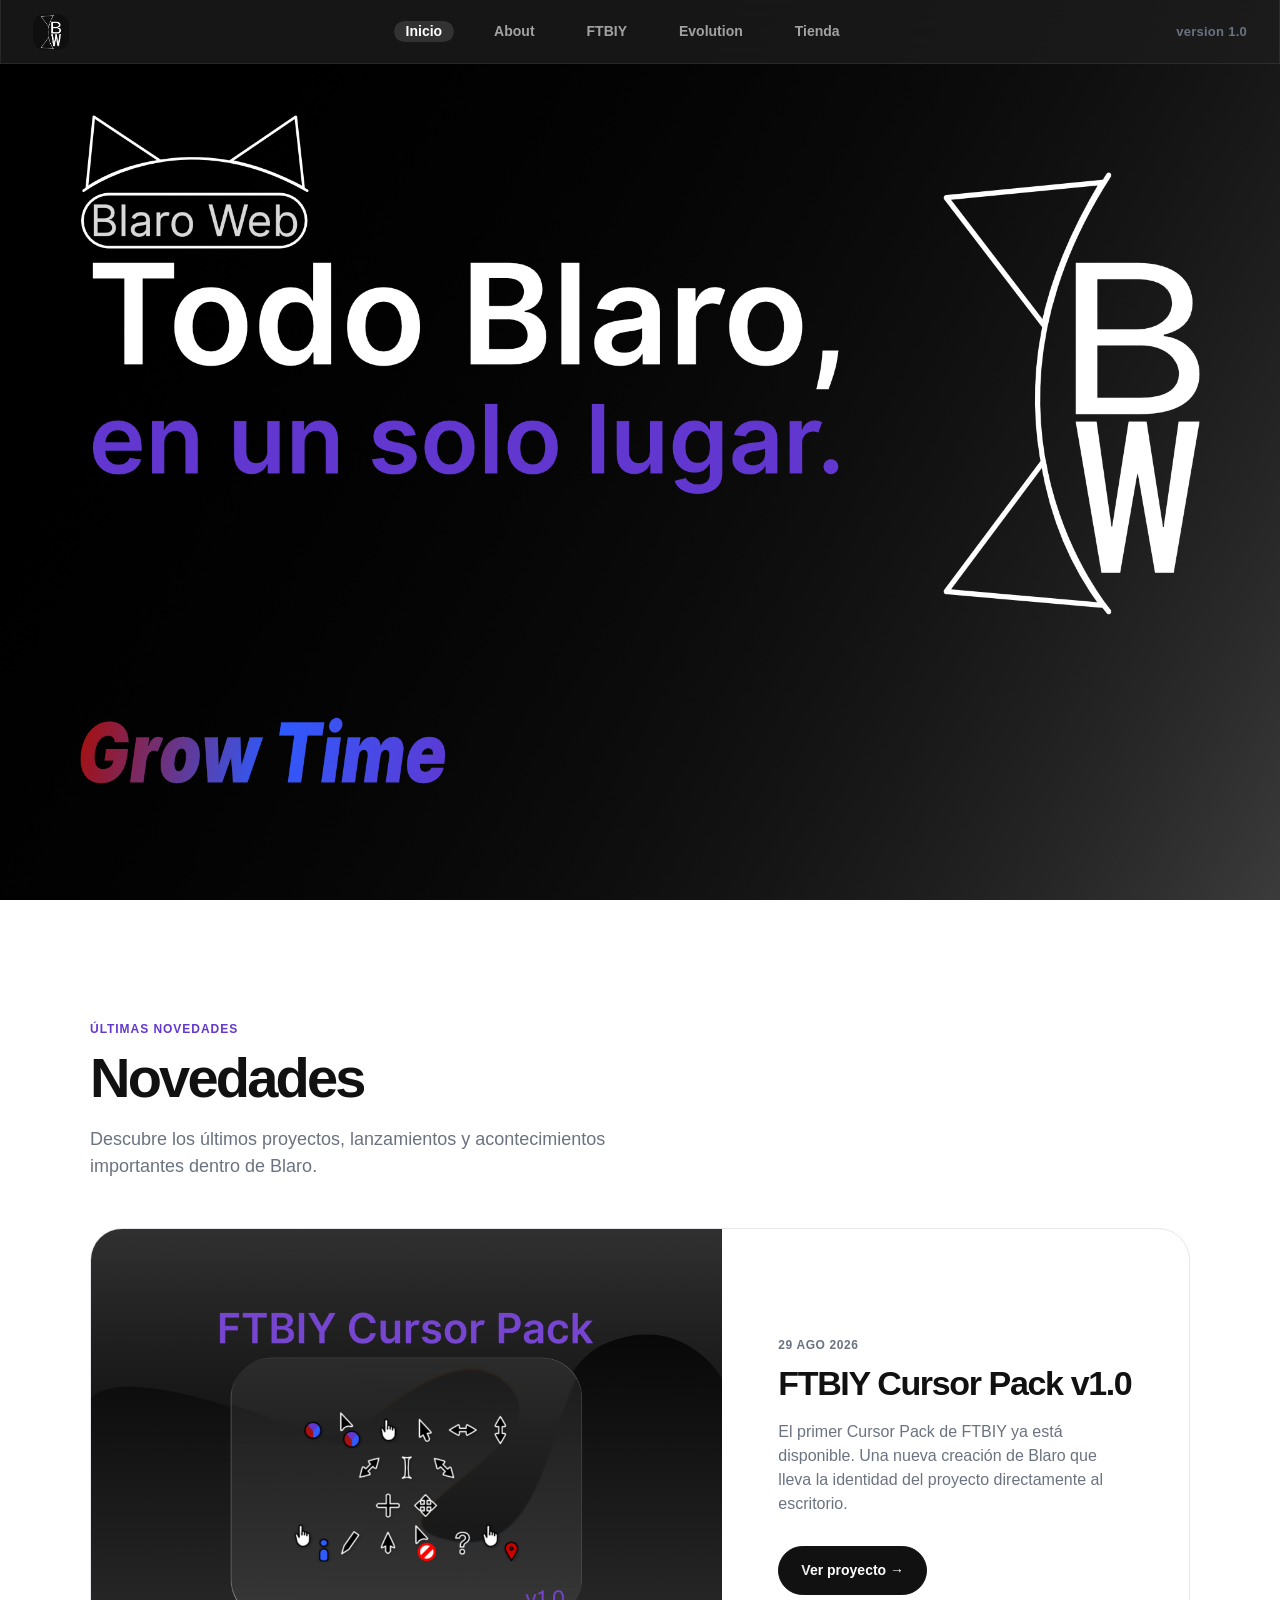
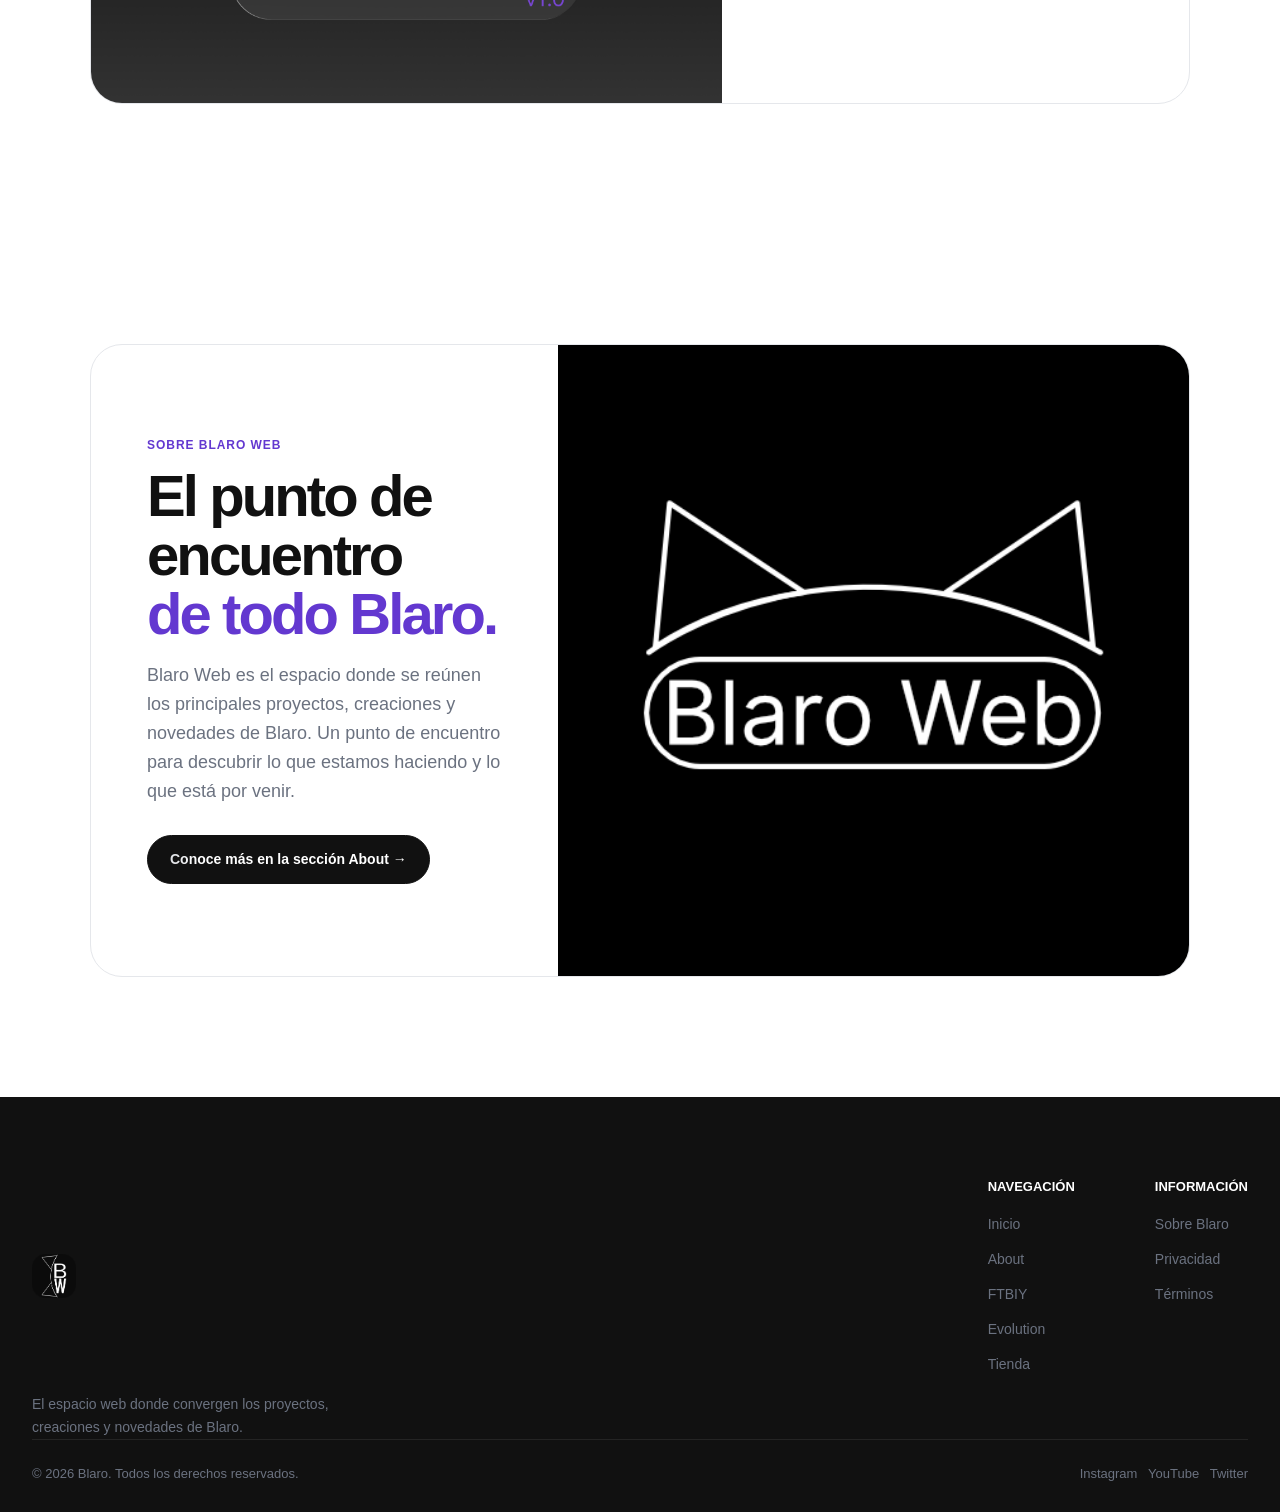
<file: index.html>
<!-- Inicio -->
<!doctype html>
<html lang="es">

<head>
  <meta charset="UTF-8">
  <meta name="viewport" content="width=device-width, initial-scale=1.0">

  <meta name="description" content="Blaro Web — el espacio central de Blaro.">

  <title>Blaro Web</title>

  <link rel="stylesheet" href="css/styles.css">
  <link rel="stylesheet" href="css/home.css">
</head>

<body>

  <!-- BARRA DE NAVEGACIÓN -->

  <header>
    <nav class="nav">

      <a class="brand" href="index.html">
        <img
          src="src/imports/BlaroHome/blaro-web-logo.png"
          alt="Blaro Web"
        >
      </a>

      <div class="links">
        <a class="active" href="index.html">Inicio</a>
        <a href="about.html">About</a>
        <a href="ftbiy.html">FTBIY</a>
        <a href="evolution.html">Evolution</a>
        <a href="store.html">Tienda</a>
      </div>

      <span class="version">
        version 1.0
      </span>

    </nav>
  </header>


  <main id="home">

    <!-- BANNER -->

    <section class="home-banner">

      <img
        class="banner-image"
        src="src/imports/BlaroHome/blaro-web-banner.png"
        alt="Blaro Web"
      >

    </section>


    <!-- CONTENIDO DE HOME -->

    <div class="home-content">

      <!-- NOVEDADES -->

      <section class="updates">

        <div class="updates-header">

          <p class="eyebrow">
            Últimas novedades
          </p>

          <h2>
            Novedades
          </h2>

          <p class="updates-description">
            Descubre los últimos proyectos, lanzamientos y acontecimientos
            importantes dentro de Blaro.
          </p>

        </div>


        <article class="update-card card-hover">

          <div class="update-image">

            <img
              src="src/imports/BlaroHome/ftbiy-cursor-pack.png"
              alt="FTBIY Cursor Pack v1.0"
            >

          </div>


          <div class="update-content">

            <p class="update-date">
              29 AGO 2026
            </p>

            <h3>
              FTBIY Cursor Pack v1.0
            </h3>

            <p>
              El primer Cursor Pack de FTBIY ya está disponible.
              Una nueva creación de Blaro que lleva la identidad del proyecto
              directamente al escritorio.
            </p>

            <a
              class="button dark"
              href="#"
              target="_blank"
              rel="noopener noreferrer"
            >
              <span>Ver proyecto →</span>
            </a>

          </div>

        </article>

      </section>


      <!-- BREVE EXPLICACIÓN -->

      <section class="about-preview">

        <article class="about-preview-card card-hover">

          <div class="about-preview-text">

            <p class="eyebrow">
              Sobre Blaro Web
            </p>

            <h2>
              El punto de encuentro
              <em>de todo Blaro.</em>
            </h2>

            <p>
              Blaro Web es el espacio donde se reúnen los principales
              proyectos, creaciones y novedades de Blaro. Un punto de encuentro
              para descubrir lo que estamos haciendo y lo que está por venir.
            </p>

            <a
              class="button dark"
              href="about.html"
            >
              <span>Conoce más en la sección About →</span>
            </a>

          </div>

          <div class="about-preview-image">

            <img
              src="src/imports/BlaroHome/about-preview.png"
              alt="Blaro Web"
            >

          </div>

        </article>

      </section>

    </div>

  </main>


  <!-- FOOTER -->

  <footer>

    <div class="footer-main">

      <div class="footer-brand">

        <a class="brand" href="#home">

          <img
            src="src/imports/BlaroHome/blaro-web-logo.png"
            alt="Blaro Web"
          >

        </a>

        <p>
          El espacio web donde convergen los proyectos, creaciones y
          novedades de Blaro.
        </p>

      </div>


      <div class="footer-links">

        <div>

          <strong>Navegación</strong>

          <a href="index.html">Inicio</a>
          <a href="about.html">About</a>
          <a href="ftbiy.html">FTBIY</a>
          <a href="evolution.html">Evolution</a>
          <a href="store.html">Tienda</a>

        </div>


        <div>

          <strong>Información</strong>

          <a href="about-blaro.html">Sobre Blaro</a>
          <a href="#">Privacidad</a>
          <a href="#">Términos</a>

        </div>

      </div>

    </div>


    <div class="footer-bottom">

      <span>
        © 2026 Blaro. Todos los derechos reservados.
      </span>

      <span>
        Instagram &nbsp; YouTube &nbsp; Twitter
      </span>

    </div>

  </footer>


  <script src="js/script.js"></script>

</body>
</html>
</file>
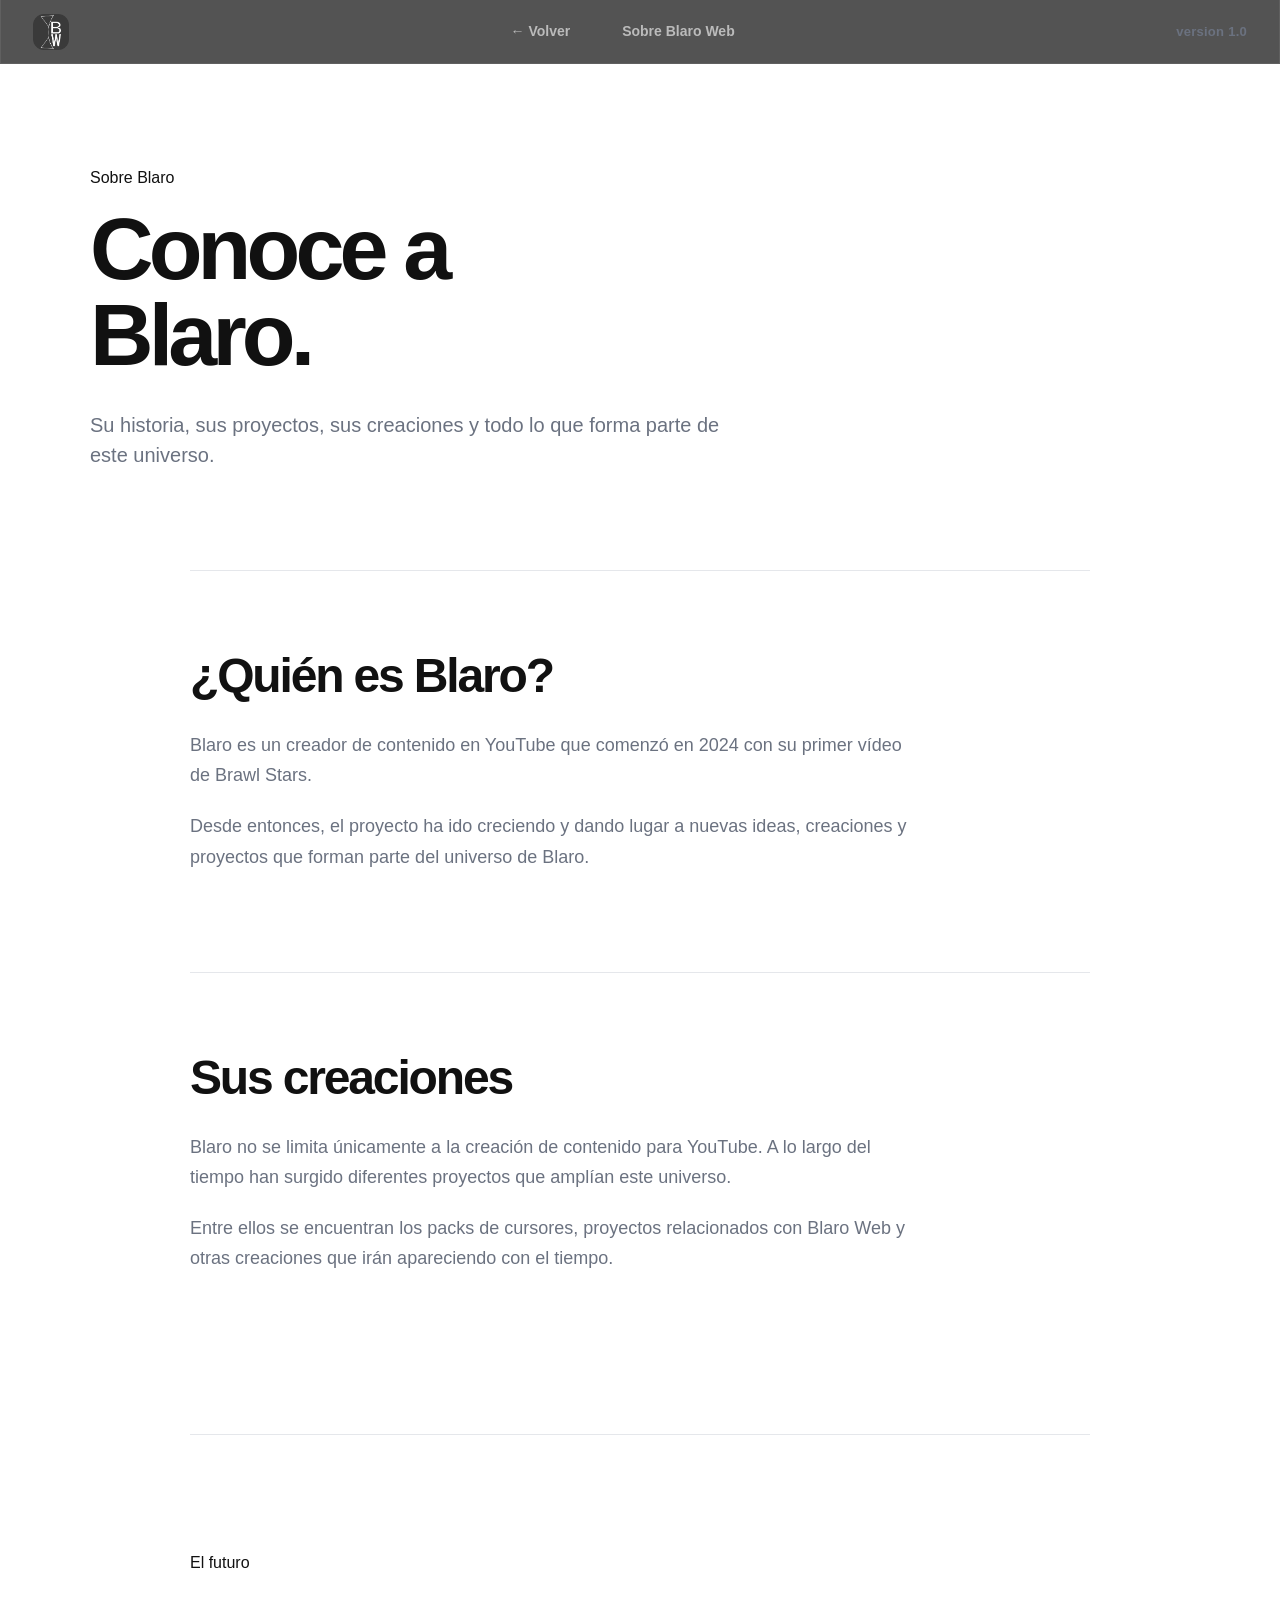
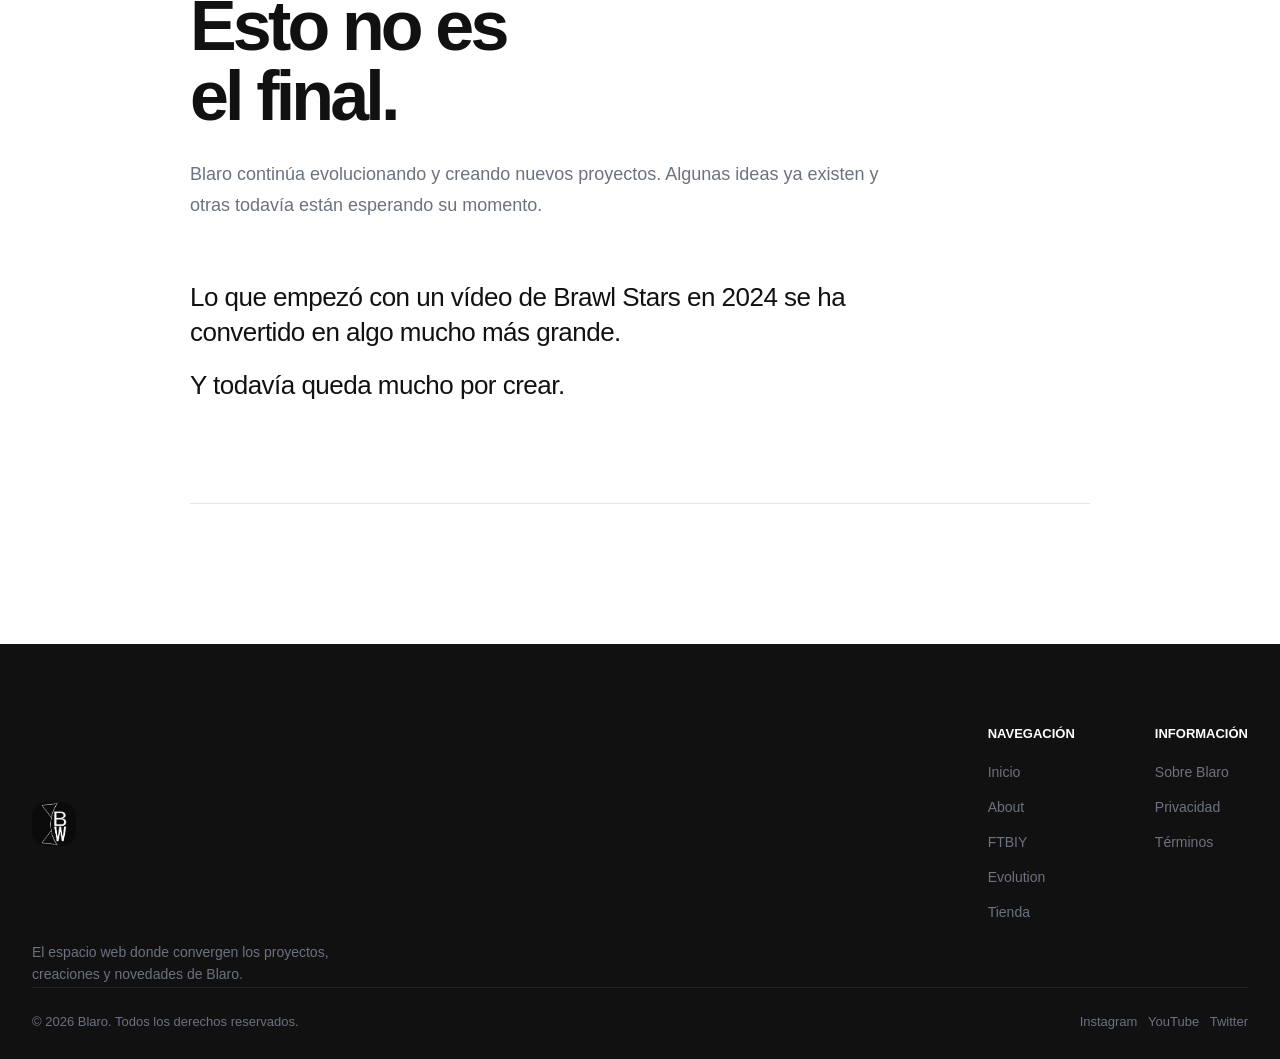
<file: about-blaro.html>
<!-- Sobre Blaro-->
<!doctype html>
<html lang="es">

<head>
  <meta charset="UTF-8">
  <meta name="viewport" content="width=device-width, initial-scale=1.0">

  <meta
    name="description"
    content="Sobre Blaro — conoce quién es Blaro, sus proyectos y sus creaciones."
  >

  <title>Sobre Blaro — Blaro Web</title>

  <link rel="stylesheet" href="css/styles.css">
  <link rel="stylesheet" href="css/about-blaro.css">
</head>

<body>

  <!-- BARRA DE NAVEGACIÓN -->

  <header>
    <nav class="nav">

      <!-- LOGO -->

      <a class="brand" href="index.html">

        <img
          src="src/imports/BlaroHome/blaro-web-logo.png"
          alt="Blaro Web"
        >

      </a>


      <!-- NAVEGACIÓN DE ABOUT -->

      <div class="links">

        <a href="#" onclick="history.back(); return false;">
          ← Volver
        </a>

        <a href="about-web.html">
          Sobre Blaro Web
        </a>

      </div>


      <span class="version">
        version 1.0
      </span>


    </nav>
  </header>


  <main>

    <!-- CABECERA -->

    <section class="article-hero">

      <div class="article-hero-content">

        <p class="eyebrow">
          Sobre Blaro
        </p>

        <h1>
          Conoce a
          <em>Blaro.</em>
        </h1>

        <p class="article-intro">
          Su historia, sus proyectos, sus creaciones y todo lo que
          forma parte de este universo.
        </p>

      </div>

    </section>


    <!-- CONTENIDO -->

    <article class="article-content">

      <section class="article-section">

        <h2>
          ¿Quién es Blaro?
        </h2>

        <p>
          Blaro es un creador de contenido en YouTube que comenzó
          en 2024 con su primer vídeo de Brawl Stars.
        </p>

        <p>
          Desde entonces, el proyecto ha ido creciendo y dando lugar
          a nuevas ideas, creaciones y proyectos que forman parte
          del universo de Blaro.
        </p>

      </section>


      <section class="article-section">

        <h2>
          Sus creaciones
        </h2>

        <p>
          Blaro no se limita únicamente a la creación de contenido
          para YouTube. A lo largo del tiempo han surgido diferentes
          proyectos que amplían este universo.
        </p>

        <p>
          Entre ellos se encuentran los packs de cursores, proyectos
          relacionados con Blaro Web y otras creaciones que irán
          apareciendo con el tiempo.
        </p>

      </section>


      <section class="article-ending">

        <p class="eyebrow">
          El futuro
        </p>

        <h2>
          Esto no es
          <em>el final.</em>
        </h2>

        <p>
          Blaro continúa evolucionando y creando nuevos proyectos.
          Algunas ideas ya existen y otras todavía están esperando
          su momento.
        </p>

        <p class="article-final">
          Lo que empezó con un vídeo de Brawl Stars en 2024
          se ha convertido en algo mucho más grande.
        </p>

        <p class="article-final">
          Y todavía queda mucho por crear.
        </p>

      </section>

    </article>

  </main>


  <!-- FOOTER -->

  <footer>

    <div class="footer-main">

      <div class="footer-brand">

        <a class="brand" href="index.html">

          <img
            src="src/imports/BlaroHome/blaro-web-logo.png"
            alt="Blaro Web"
          >

        </a>

        <p>
          El espacio web donde convergen los proyectos, creaciones
          y novedades de Blaro.
        </p>

      </div>


      <div class="footer-links">

        <div>

          <strong>Navegación</strong>

          <a href="index.html">Inicio</a>
          <a href="about.html">About</a>
          <a href="ftbiy.html">FTBIY</a>
          <a href="evolution.html">Evolution</a>
          <a href="store.html">Tienda</a>

        </div>


        <div>

          <strong>Información</strong>

          <a href="about-blaro.html">Sobre Blaro</a>
          <a href="#">Privacidad</a>
          <a href="#">Términos</a>

        </div>

      </div>

    </div>


    <div class="footer-bottom">

      <span>
        © 2026 Blaro. Todos los derechos reservados.
      </span>

      <span>
        Instagram &nbsp; YouTube &nbsp; Twitter
      </span>

    </div>

  </footer>


  <script src="js/script.js"></script>

</body>

</html>
</file>
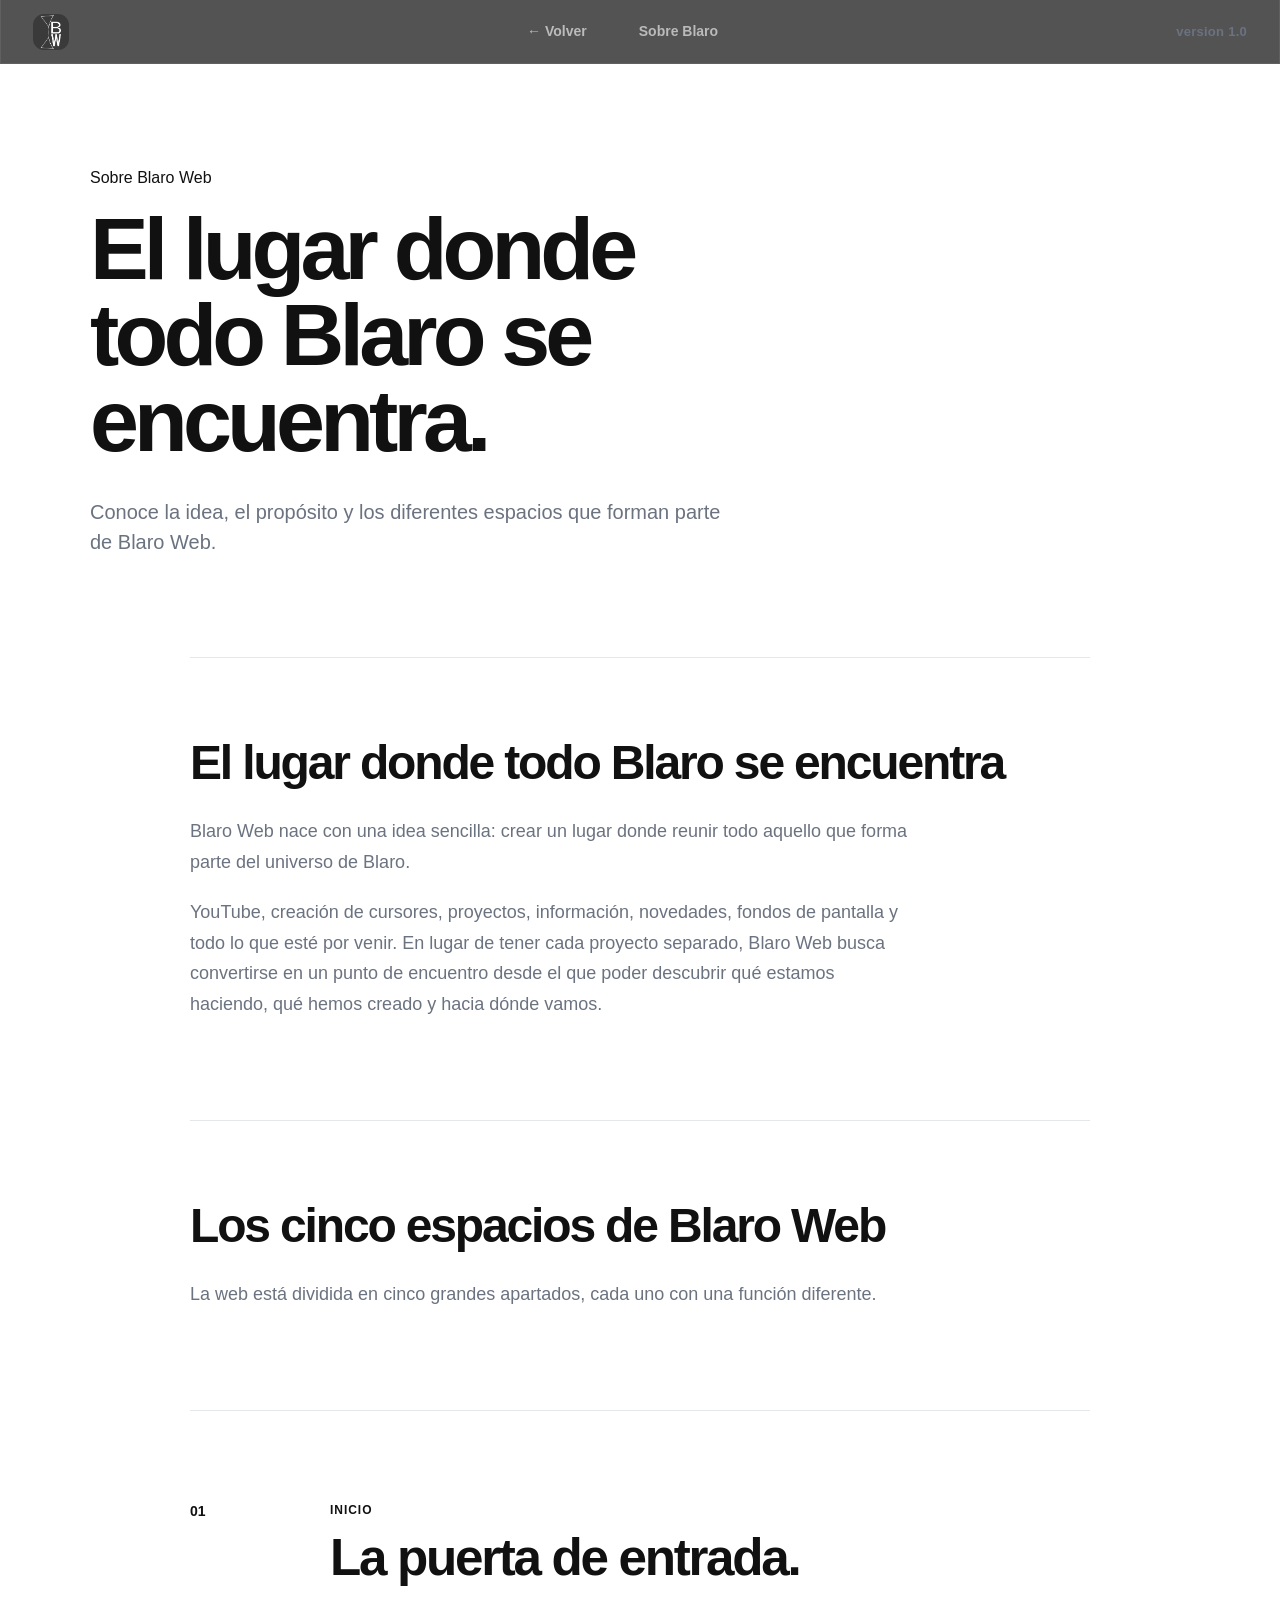
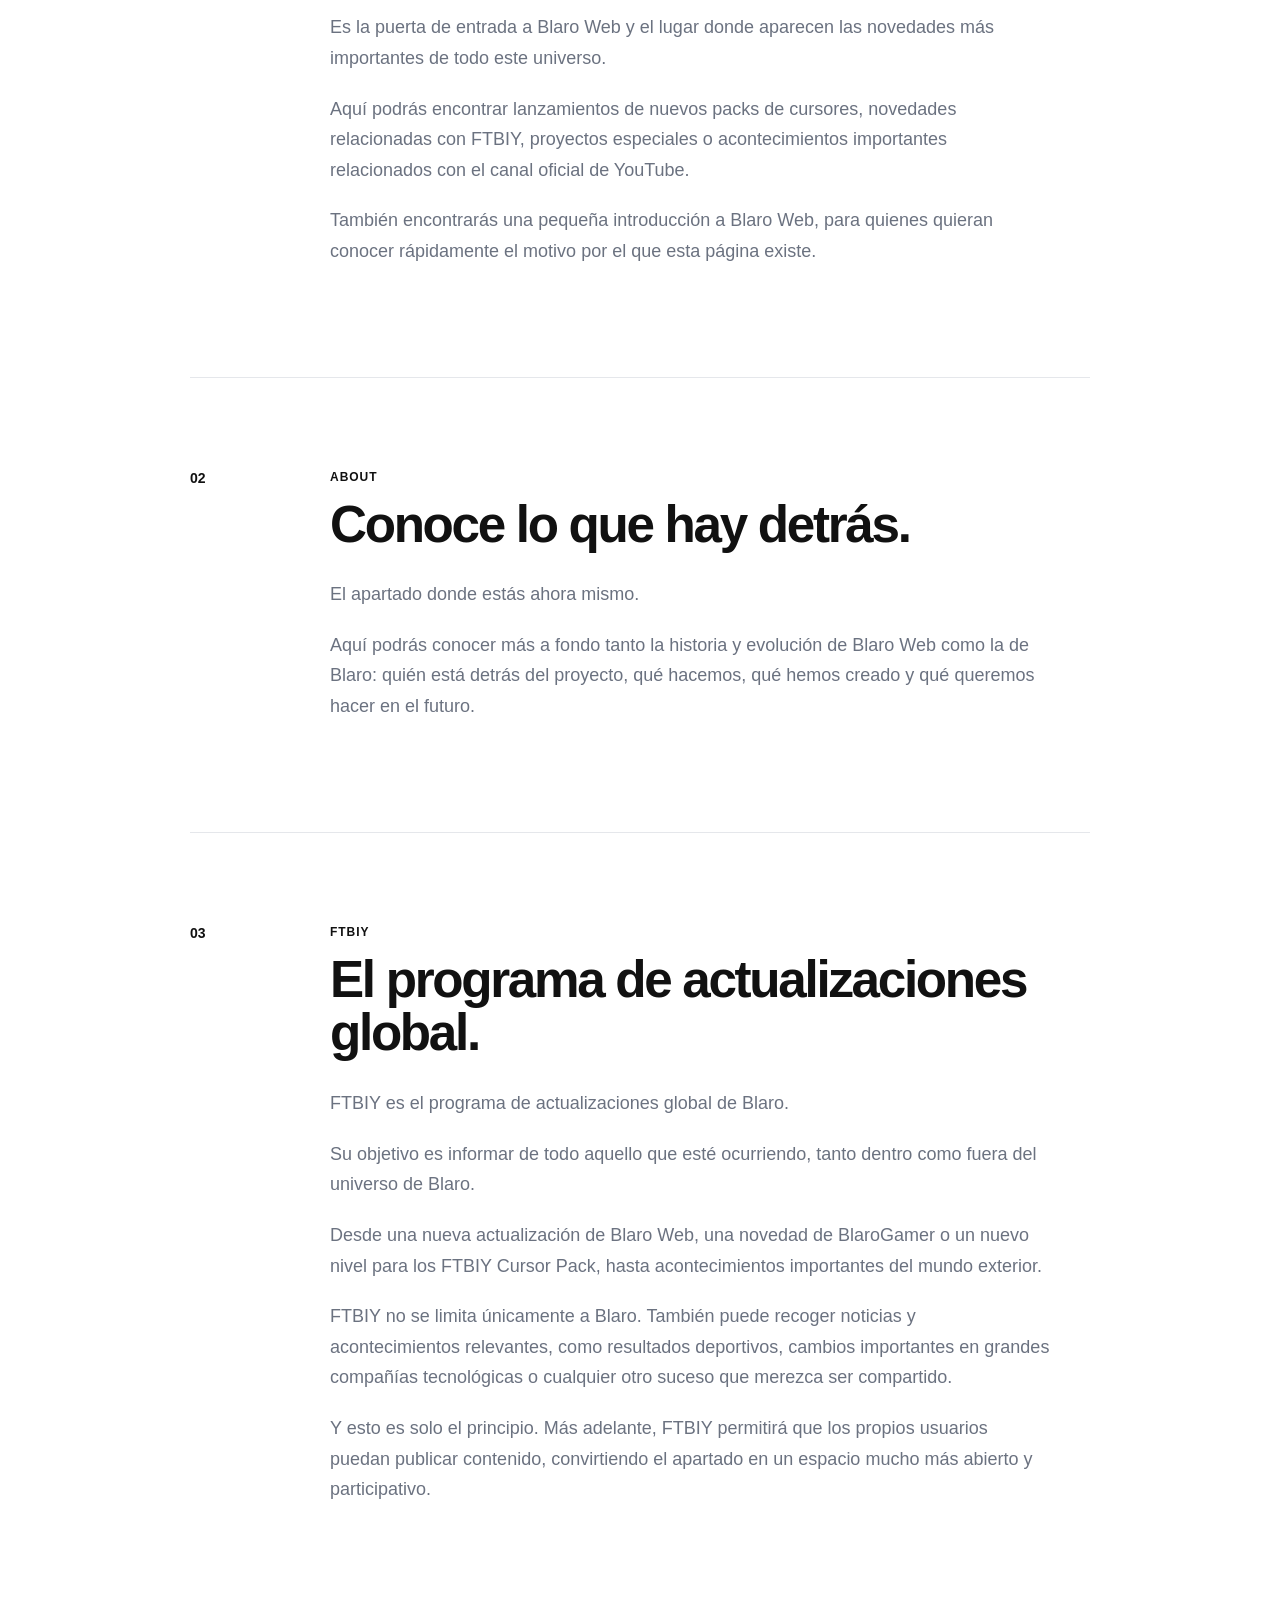
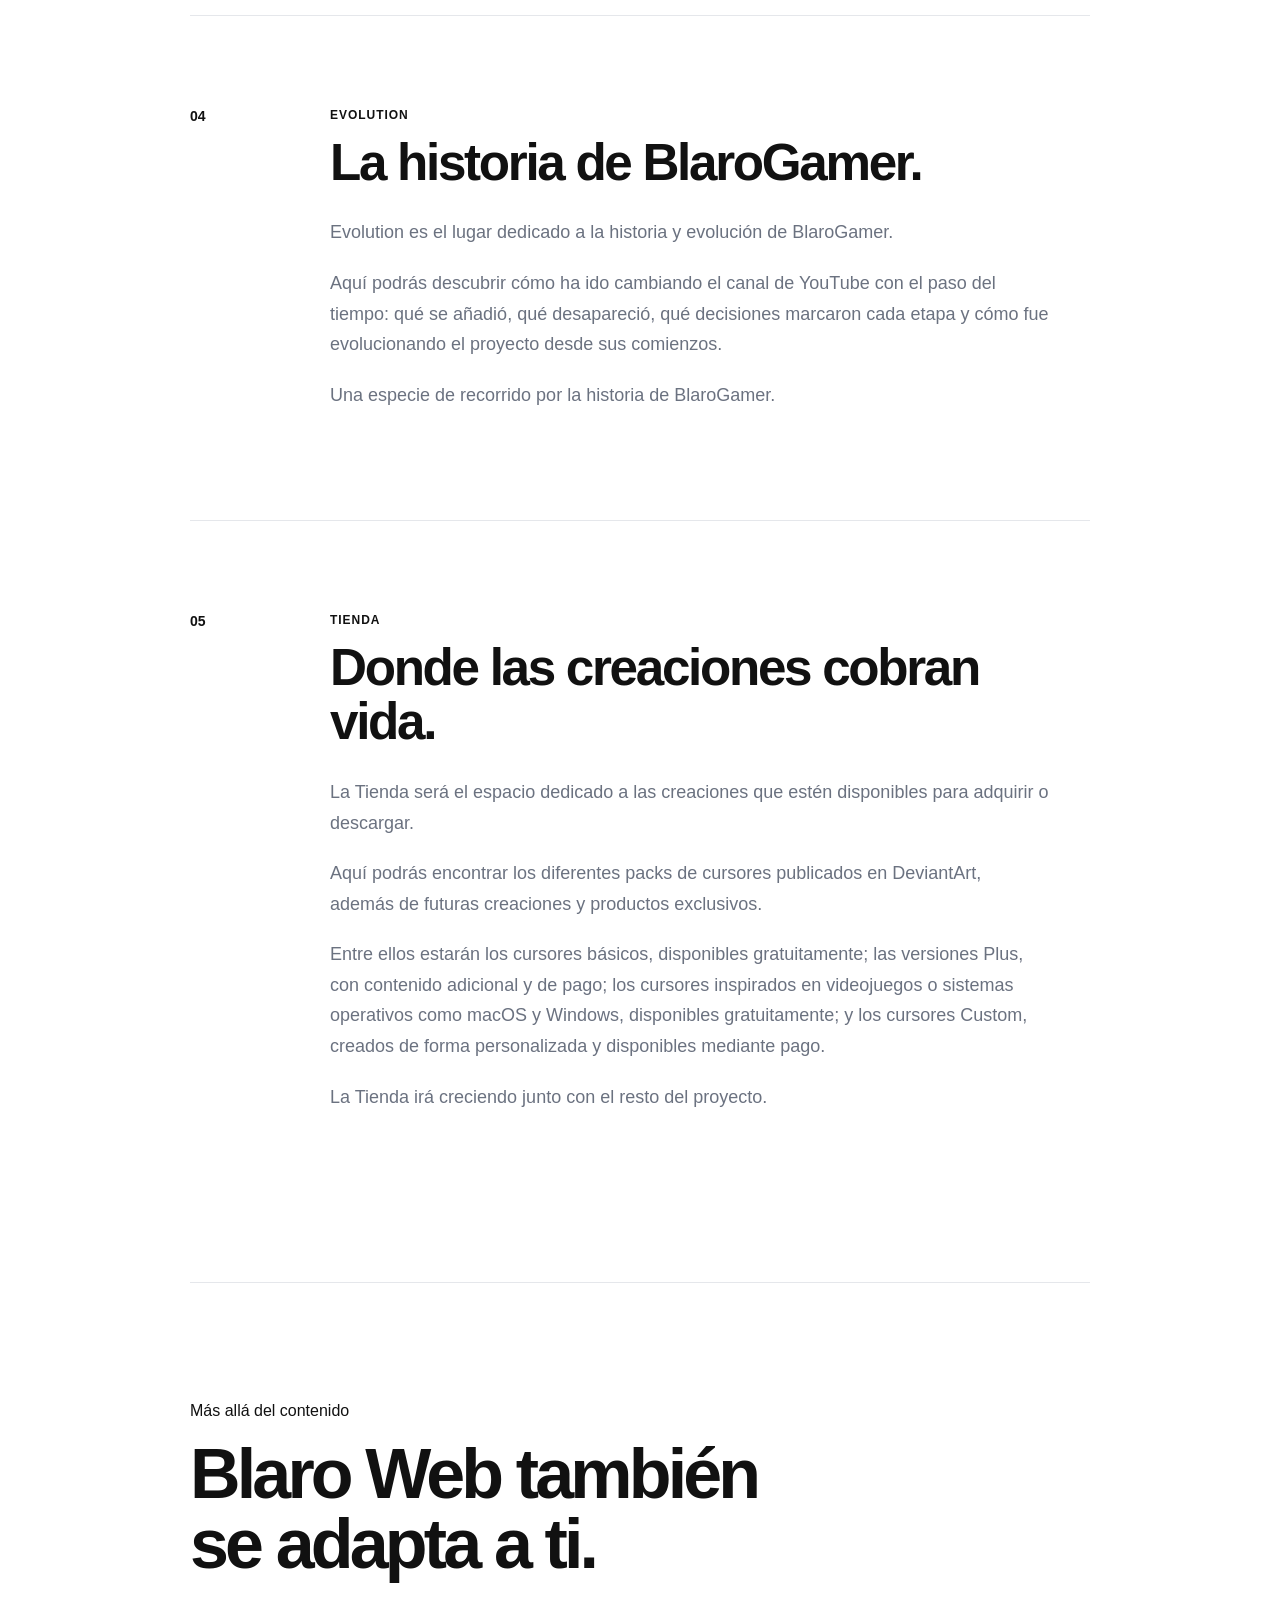
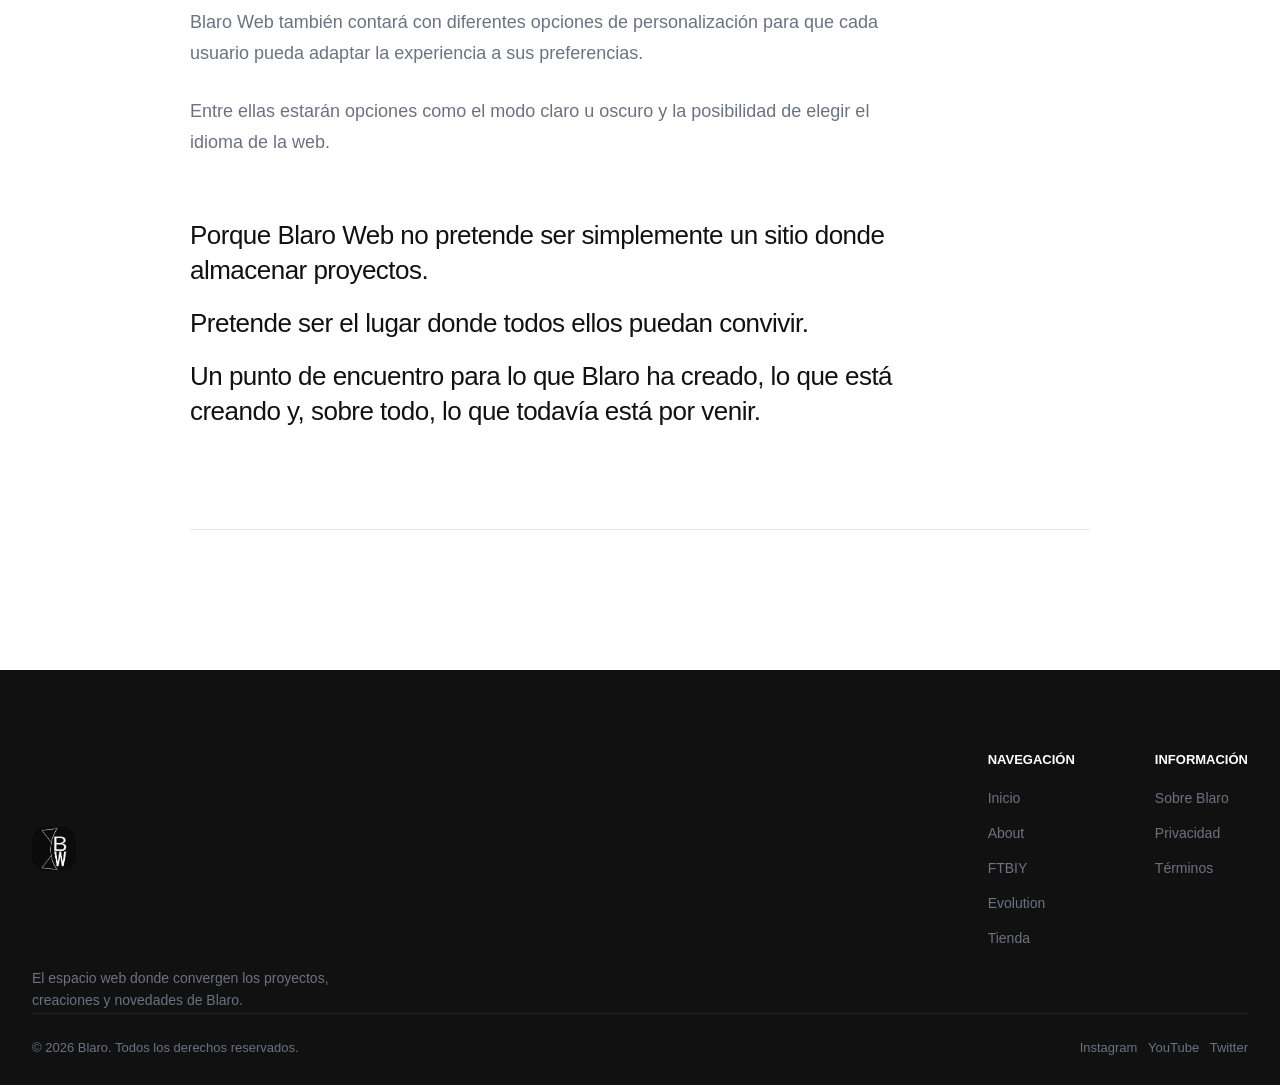
<file: about-web.html>
<!-- Sobre Blaro Web -->
<!doctype html>
<html lang="es">

<head>
  <meta charset="UTF-8">
  <meta name="viewport" content="width=device-width, initial-scale=1.0">

  <meta
    name="description"
    content="Sobre Blaro Web — conoce la historia, propósito y evolución de Blaro Web."
  >

  <title>Sobre Blaro Web — Blaro Web</title>

  <link rel="stylesheet" href="css/styles.css">
  <link rel="stylesheet" href="css/about-web.css">
</head>

<body>

  <!-- BARRA DE NAVEGACIÓN -->

  <header>
    <nav class="nav">

      <!-- LOGO -->

      <a class="brand" href="index.html">

        <img
          src="src/imports/BlaroHome/blaro-web-logo.png"
          alt="Blaro Web"
        >

      </a>


      <!-- NAVEGACIÓN DE ABOUT -->

      <div class="links">

        <a href="#" onclick="history.back(); return false;">
          ← Volver
        </a>

        <a href="about-blaro.html">
          Sobre Blaro
        </a>

      </div>


      <span class="version">
        version 1.0
      </span>


    </nav>
  </header>


  <main>

    <!-- CABECERA -->

    <section class="article-hero">

      <div class="article-hero-content">

        <p class="eyebrow">
          Sobre Blaro Web
        </p>

        <h1>
          El lugar donde
          <em>todo Blaro se encuentra.</em>
        </h1>

        <p class="article-intro">
          Conoce la idea, el propósito y los diferentes espacios
          que forman parte de Blaro Web.
        </p>

      </div>

    </section>


    <!-- CONTENIDO -->

    <article class="article-content">


      <section class="article-section">

        <h2>
          El lugar donde todo Blaro se encuentra
        </h2>

        <p>
          Blaro Web nace con una idea sencilla: crear un lugar donde
          reunir todo aquello que forma parte del universo de Blaro.
        </p>

        <p>
          YouTube, creación de cursores, proyectos, información,
          novedades, fondos de pantalla y todo lo que esté por venir.
          En lugar de tener cada proyecto separado, Blaro Web busca
          convertirse en un punto de encuentro desde el que poder
          descubrir qué estamos haciendo, qué hemos creado y hacia
          dónde vamos.
        </p>

      </section>


      <section class="article-section">

        <h2>
          Los cinco espacios de Blaro Web
        </h2>

        <p>
          La web está dividida en cinco grandes apartados,
          cada uno con una función diferente.
        </p>

      </section>


      <!-- INICIO -->

      <section class="article-feature">

        <div class="article-feature-number">
          01
        </div>

        <div>

          <p class="article-label">
            Inicio
          </p>

          <h2>
            La puerta de entrada.
          </h2>

          <p>
            Es la puerta de entrada a Blaro Web y el lugar donde
            aparecen las novedades más importantes de todo este universo.
          </p>

          <p>
            Aquí podrás encontrar lanzamientos de nuevos packs de
            cursores, novedades relacionadas con FTBIY, proyectos
            especiales o acontecimientos importantes relacionados con
            el canal oficial de YouTube.
          </p>

          <p>
            También encontrarás una pequeña introducción a Blaro Web,
            para quienes quieran conocer rápidamente el motivo por el
            que esta página existe.
          </p>

        </div>

      </section>


      <!-- ABOUT -->

      <section class="article-feature">

        <div class="article-feature-number">
          02
        </div>

        <div>

          <p class="article-label">
            About
          </p>

          <h2>
            Conoce lo que hay detrás.
          </h2>

          <p>
            El apartado donde estás ahora mismo.
          </p>

          <p>
            Aquí podrás conocer más a fondo tanto la historia y
            evolución de Blaro Web como la de Blaro: quién está detrás
            del proyecto, qué hacemos, qué hemos creado y qué queremos
            hacer en el futuro.
          </p>

        </div>

      </section>


      <!-- FTBIY -->

      <section class="article-feature">

        <div class="article-feature-number">
          03
        </div>

        <div>

          <p class="article-label">
            FTBIY
          </p>

          <h2>
            El programa de actualizaciones global.
          </h2>

          <p>
            FTBIY es el programa de actualizaciones global de Blaro.
          </p>

          <p>
            Su objetivo es informar de todo aquello que esté ocurriendo,
            tanto dentro como fuera del universo de Blaro.
          </p>

          <p>
            Desde una nueva actualización de Blaro Web, una novedad de
            BlaroGamer o un nuevo nivel para los FTBIY Cursor Pack,
            hasta acontecimientos importantes del mundo exterior.
          </p>

          <p>
            FTBIY no se limita únicamente a Blaro. También puede recoger
            noticias y acontecimientos relevantes, como resultados
            deportivos, cambios importantes en grandes compañías
            tecnológicas o cualquier otro suceso que merezca ser
            compartido.
          </p>

          <p>
            Y esto es solo el principio. Más adelante, FTBIY permitirá
            que los propios usuarios puedan publicar contenido,
            convirtiendo el apartado en un espacio mucho más abierto
            y participativo.
          </p>

        </div>

      </section>


      <!-- EVOLUTION -->

      <section class="article-feature">

        <div class="article-feature-number">
          04
        </div>

        <div>

          <p class="article-label">
            Evolution
          </p>

          <h2>
            La historia de BlaroGamer.
          </h2>

          <p>
            Evolution es el lugar dedicado a la historia y evolución
            de BlaroGamer.
          </p>

          <p>
            Aquí podrás descubrir cómo ha ido cambiando el canal de
            YouTube con el paso del tiempo: qué se añadió, qué desapareció,
            qué decisiones marcaron cada etapa y cómo fue evolucionando
            el proyecto desde sus comienzos.
          </p>

          <p>
            Una especie de recorrido por la historia de BlaroGamer.
          </p>

        </div>

      </section>


      <!-- TIENDA -->

      <section class="article-feature">

        <div class="article-feature-number">
          05
        </div>

        <div>

          <p class="article-label">
            Tienda
          </p>

          <h2>
            Donde las creaciones cobran vida.
          </h2>

          <p>
            La Tienda será el espacio dedicado a las creaciones que
            estén disponibles para adquirir o descargar.
          </p>

          <p>
            Aquí podrás encontrar los diferentes packs de cursores
            publicados en DeviantArt, además de futuras creaciones
            y productos exclusivos.
          </p>

          <p>
            Entre ellos estarán los cursores básicos, disponibles
            gratuitamente; las versiones Plus, con contenido adicional
            y de pago; los cursores inspirados en videojuegos o sistemas
            operativos como macOS y Windows, disponibles gratuitamente;
            y los cursores Custom, creados de forma personalizada y
            disponibles mediante pago.
          </p>

          <p>
            La Tienda irá creciendo junto con el resto del proyecto.
          </p>

        </div>

      </section>


      <!-- PERSONALIZACIÓN -->

      <section class="article-ending">

        <p class="eyebrow">
          Más allá del contenido
        </p>

        <h2>
          Blaro Web también
          <em>se adapta a ti.</em>
        </h2>

        <p>
          Blaro Web también contará con diferentes opciones de
          personalización para que cada usuario pueda adaptar
          la experiencia a sus preferencias.
        </p>

        <p>
          Entre ellas estarán opciones como el modo claro u oscuro
          y la posibilidad de elegir el idioma de la web.
        </p>

        <p class="article-final">
          Porque Blaro Web no pretende ser simplemente un sitio donde
          almacenar proyectos.
        </p>

        <p class="article-final">
          Pretende ser el lugar donde todos ellos puedan convivir.
        </p>

        <p class="article-final">
          Un punto de encuentro para lo que Blaro ha creado,
          lo que está creando y, sobre todo, lo que todavía está
          por venir.
        </p>

      </section>


    </article>

  </main>


  <!-- FOOTER -->

  <footer>

    <div class="footer-main">

      <div class="footer-brand">

        <a class="brand" href="index.html">

          <img
            src="src/imports/BlaroHome/blaro-web-logo.png"
            alt="Blaro Web"
          >

        </a>

        <p>
          El espacio web donde convergen los proyectos, creaciones
          y novedades de Blaro.
        </p>

      </div>


      <div class="footer-links">

        <div>

          <strong>Navegación</strong>

          <a href="index.html">Inicio</a>
          <a href="about.html">About</a>
          <a href="ftbiy.html">FTBIY</a>
          <a href="evolution.html">Evolution</a>
          <a href="store.html">Tienda</a>

        </div>


        <div>

          <strong>Información</strong>

          <a href="about-blaro.html">Sobre Blaro</a>
          <a href="#">Privacidad</a>
          <a href="#">Términos</a>

        </div>

      </div>

    </div>


    <div class="footer-bottom">

      <span>
        © 2026 Blaro. Todos los derechos reservados.
      </span>

      <span>
        Instagram &nbsp; YouTube &nbsp; Twitter
      </span>

    </div>

  </footer>


  <script src="js/script.js"></script>

</body>

</html>
</file>
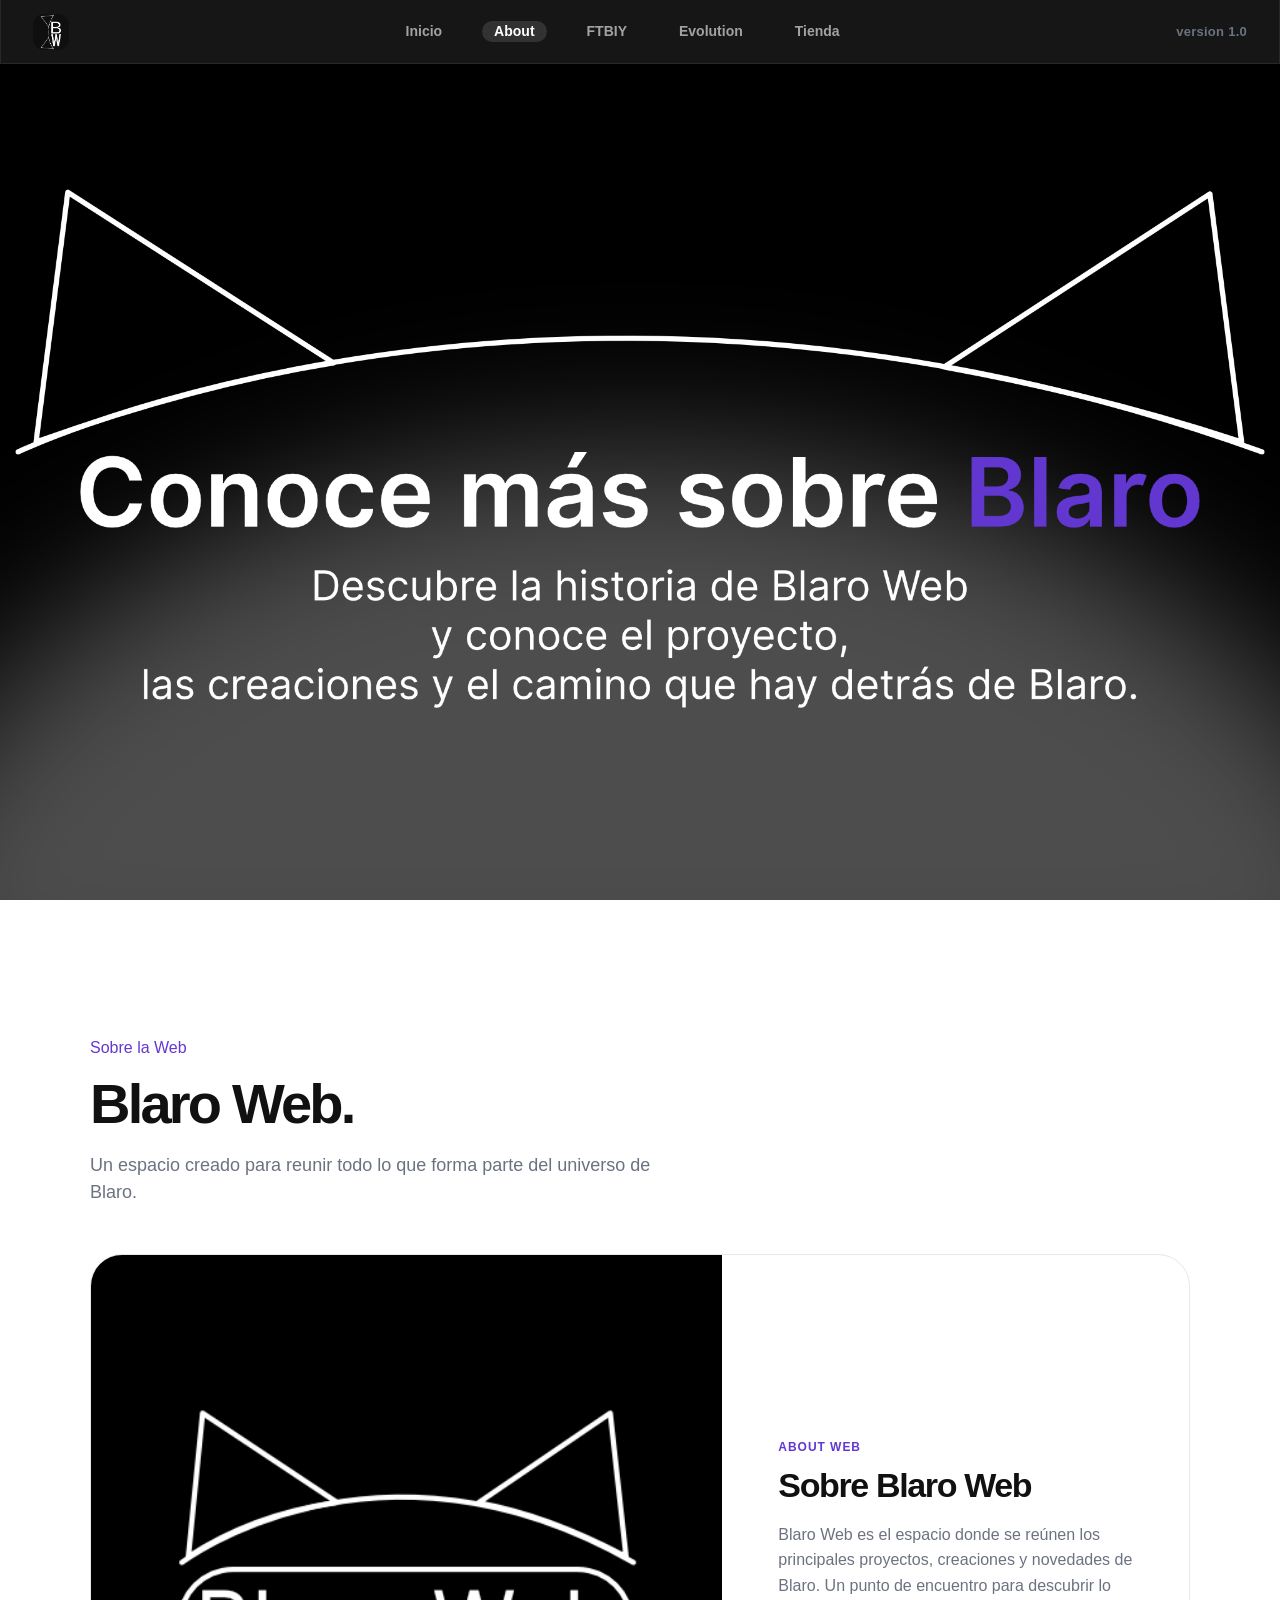
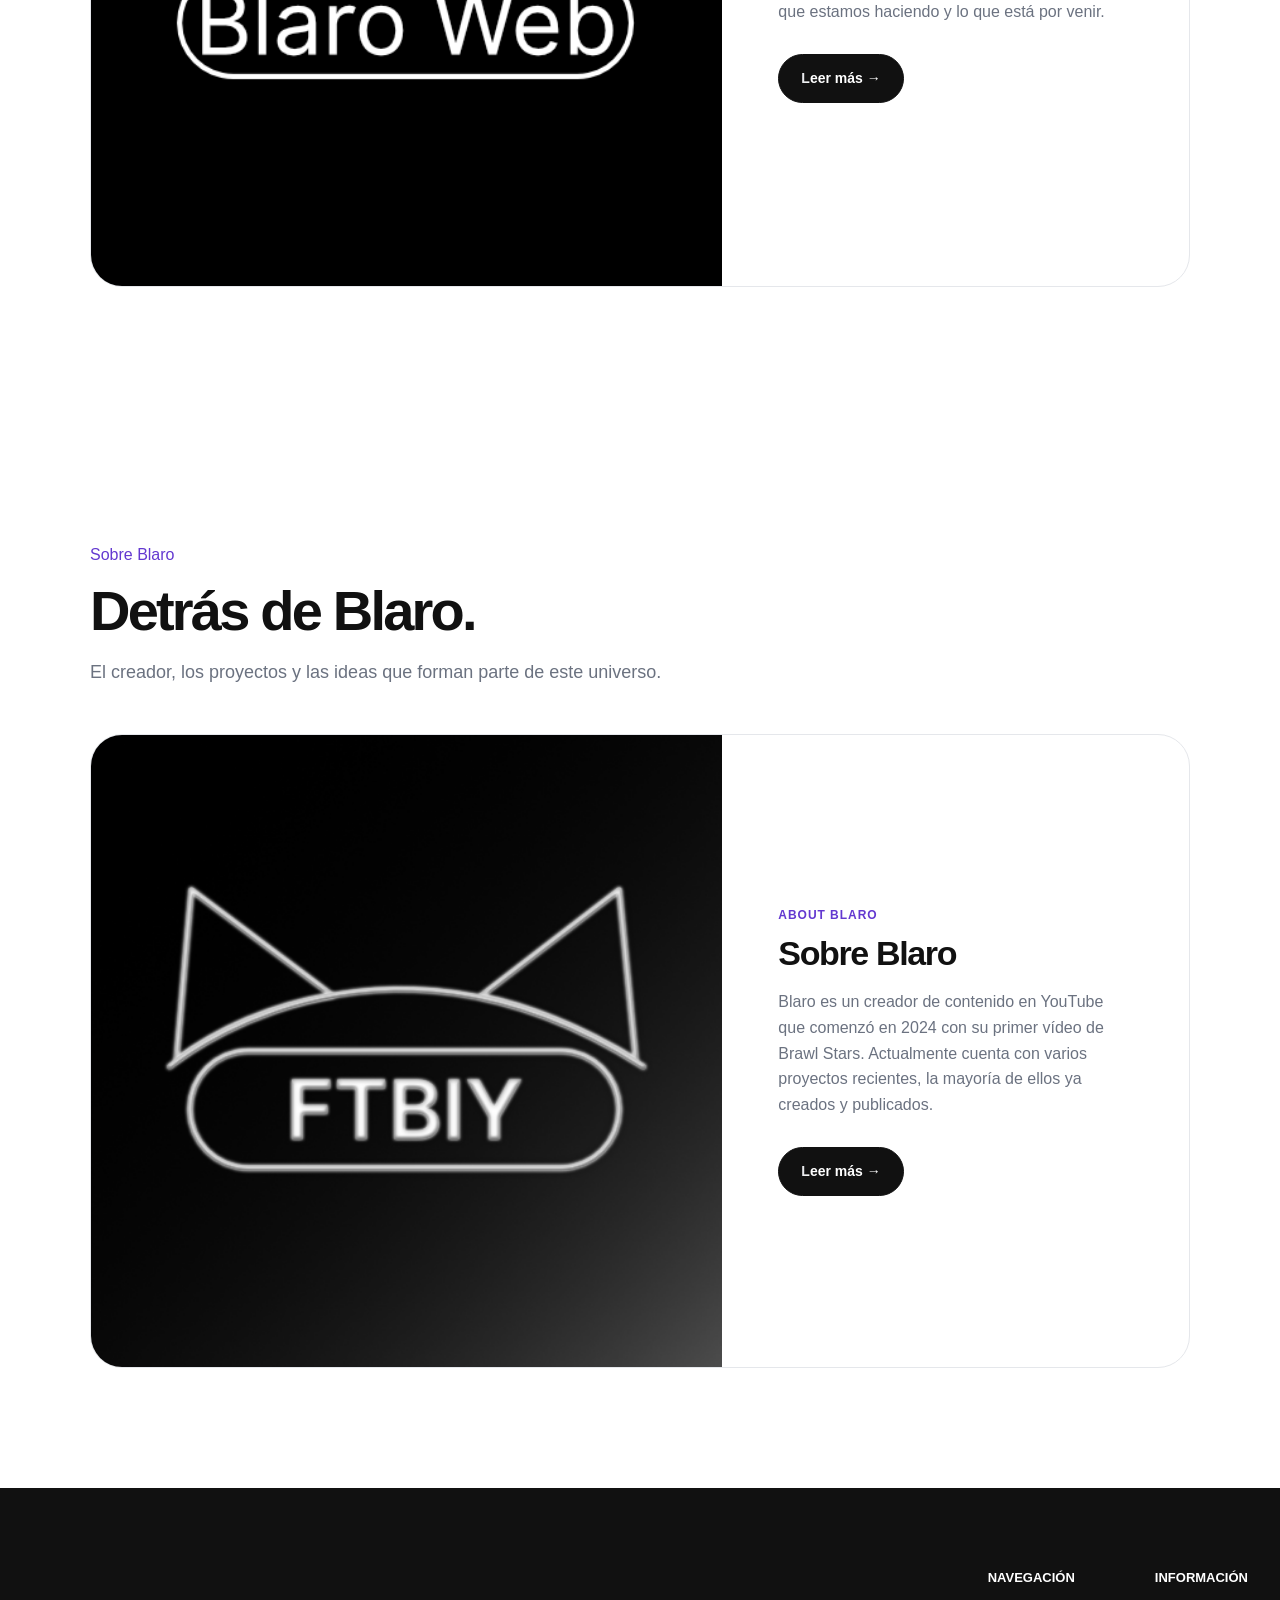
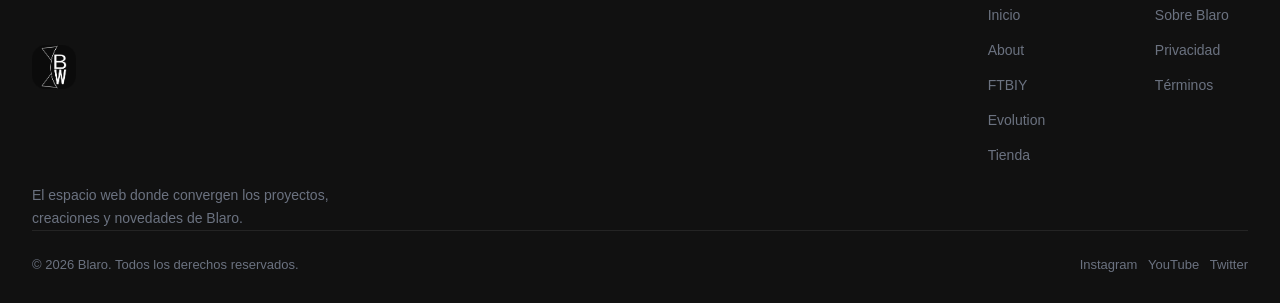
<file: about.html>
<!-- About -->
<!doctype html>
<html lang="es">

<head>
  <meta charset="UTF-8">
  <meta name="viewport" content="width=device-width, initial-scale=1.0">

  <meta
    name="description"
    content="Blaro Web — conoce más sobre Blaro Web y Blaro."
  >

  <title>About — Blaro Web</title>

  <link rel="stylesheet" href="css/styles.css">
  <link rel="stylesheet" href="css/about.css">
</head>

<body>

  <!-- BARRA DE NAVEGACIÓN -->

  <header>
    <nav class="nav">

      <a class="brand" href="index.html">
        <img
          src="src/imports/BlaroHome/blaro-web-logo.png"
          alt="Blaro Web"
        >
      </a>

      <div class="links">

        <a href="index.html">
          Inicio
        </a>

        <a class="active" href="about.html">
          About
        </a>

        <a href="ftbiy.html">
          FTBIY
        </a>

        <a href="evolution.html">
          Evolution
        </a>

        <a href="store.html">
          Tienda
        </a>

      </div>

      <span class="version">
        version 1.0
      </span>

    </nav>
  </header>


  <main>

    <!-- BANNER -->

    <section class="home-banner">

      <img
        class="banner-image"
        src="src/imports/BlaroAbout/about-banner.png"
        alt="About — Blaro Web"
      >

    </section>


    <!-- CONTENIDO -->

    <div class="home-content">


      <!-- SOBRE BLARO WEB -->

      <section class="about-section">

        <div class="about-section-header">

          <p class="eyebrow">
            Sobre la Web
          </p>

          <h2>
            Blaro Web.
          </h2>

          <p>
            Un espacio creado para reunir todo lo que forma parte
            del universo de Blaro.
          </p>

        </div>


        <article class="about-card card-hover">

          <div class="about-card-image">

            <img
              src="src/imports/BlaroAbout/about-web.png"
              alt="Sobre Blaro Web"
            >

          </div>


          <div class="about-card-content">

            <p class="about-label">
              About Web
            </p>

            <h3>
              Sobre Blaro Web
            </h3>

            <p>
              Blaro Web es el espacio donde se reúnen los principales
              proyectos, creaciones y novedades de Blaro. Un punto de
              encuentro para descubrir lo que estamos haciendo y lo que
              está por venir.
            </p>

            <a
              class="button dark"
              href="about-web.html"
            >
              <span>Leer más →</span>
            </a>

          </div>

        </article>

      </section>


      <!-- SOBRE BLARO -->

      <section class="about-section">

        <div class="about-section-header">

          <p class="eyebrow">
            Sobre Blaro
          </p>

          <h2>
            Detrás de Blaro.
          </h2>

          <p>
            El creador, los proyectos y las ideas que forman parte
            de este universo.
          </p>

        </div>


        <article class="about-card">

          <div class="about-card-image">

            <img
              src="src/imports/BlaroAbout/about-blaro.png"
              alt="Sobre Blaro"
            >

          </div>


          <div class="about-card-content">

            <p class="about-label">
              About Blaro
            </p>

            <h3>
              Sobre Blaro
            </h3>

            <p>
              Blaro es un creador de contenido en YouTube que comenzó
              en 2024 con su primer vídeo de Brawl Stars. Actualmente
              cuenta con varios proyectos recientes, la mayoría de ellos
              ya creados y publicados.
            </p>

            <a
              class="button dark"
              href="about-blaro.html"
            >
              <span>Leer más →</span>
            </a>

          </div>

        </article>

      </section>


    </div>

  </main>


  <!-- FOOTER -->

  <footer>

    <div class="footer-main">

      <div class="footer-brand">

        <a class="brand" href="index.html">

          <img
            src="src/imports/BlaroHome/blaro-web-logo.png"
            alt="Blaro Web"
          >

        </a>

        <p>
          El espacio web donde convergen los proyectos, creaciones
          y novedades de Blaro.
        </p>

      </div>


      <div class="footer-links">

        <div>

          <strong>Navegación</strong>

          <a href="index.html">Inicio</a>
          <a href="about.html">About</a>
          <a href="ftbiy.html">FTBIY</a>
          <a href="evolution.html">Evolution</a>
          <a href="store.html">Tienda</a>

        </div>


        <div>

          <strong>Información</strong>

          <a href="about-blaro.html">Sobre Blaro</a>
          <a href="#">Privacidad</a>
          <a href="#">Términos</a>

        </div>

      </div>

    </div>


    <div class="footer-bottom">

      <span>
        © 2026 Blaro. Todos los derechos reservados.
      </span>

      <span>
        Instagram &nbsp; YouTube &nbsp; Twitter
      </span>

    </div>

  </footer>


  <script src="js/script.js"></script>

</body>

</html>
</file>
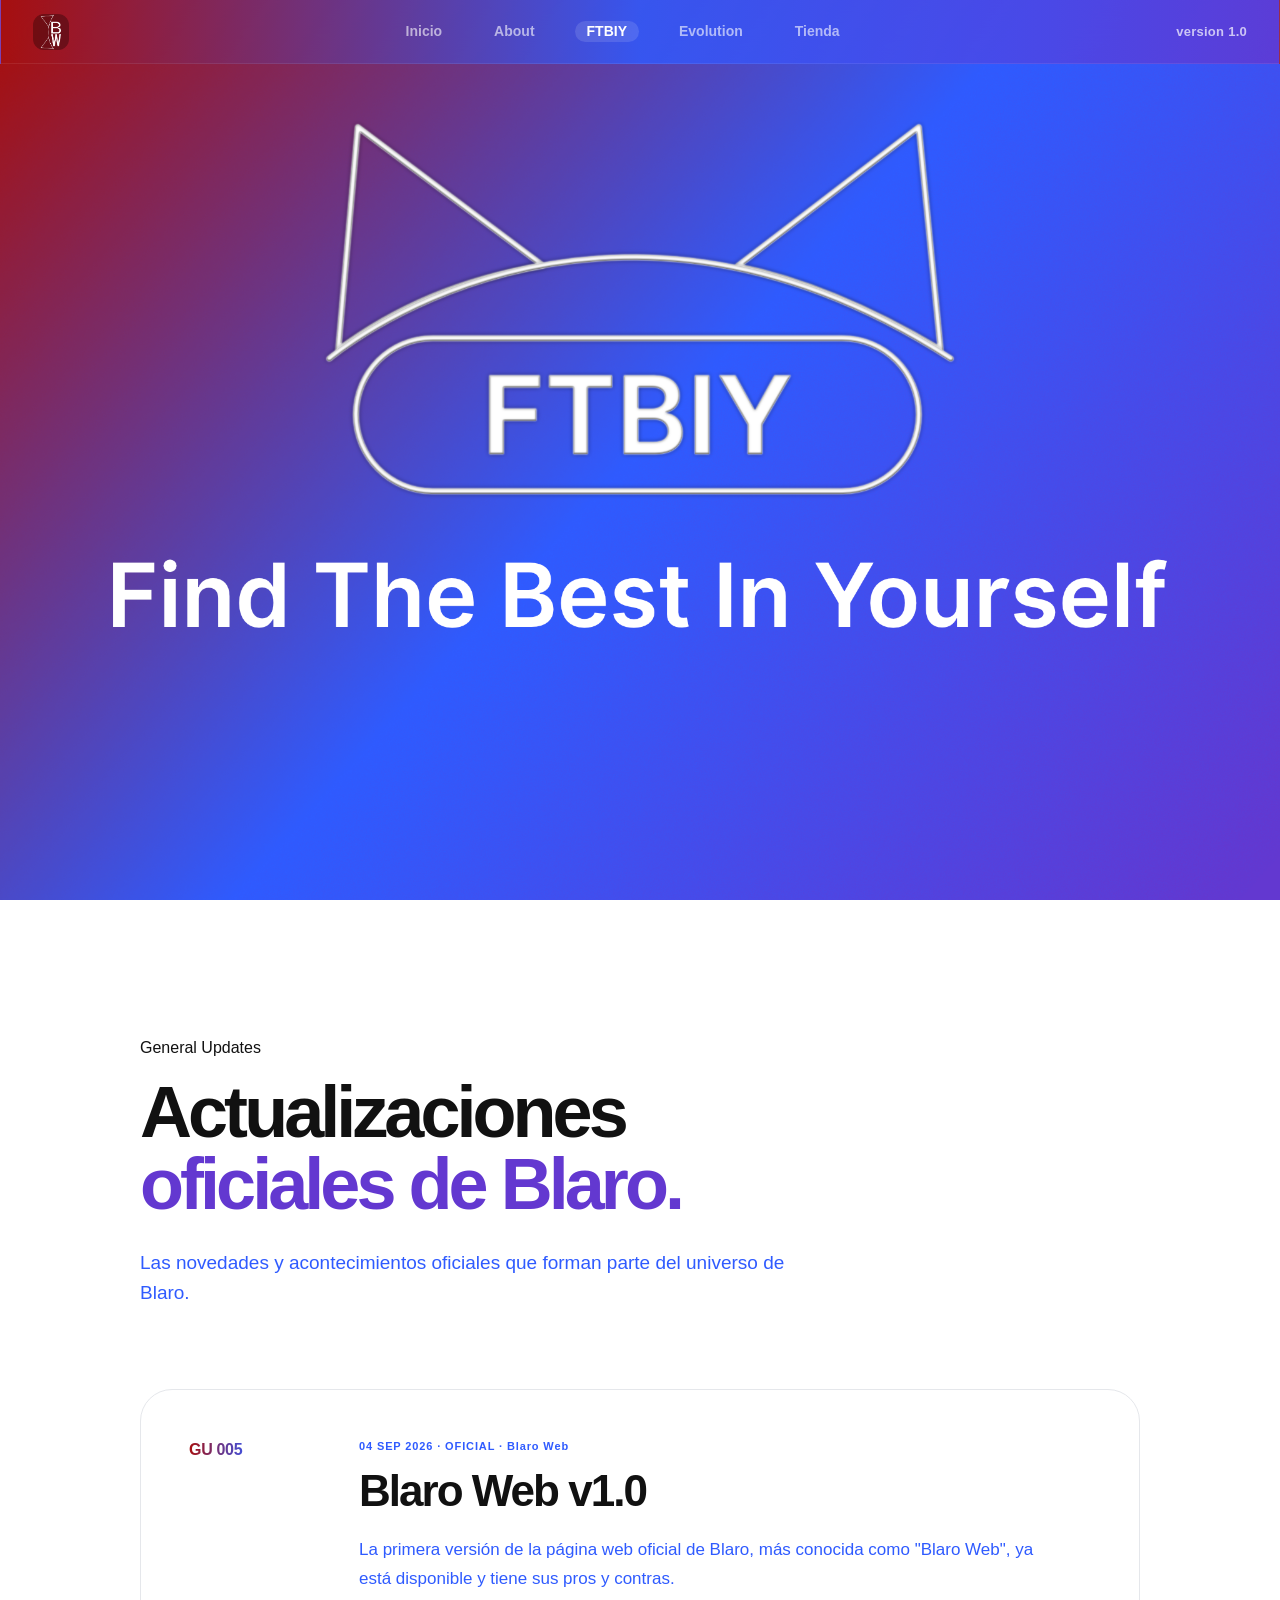
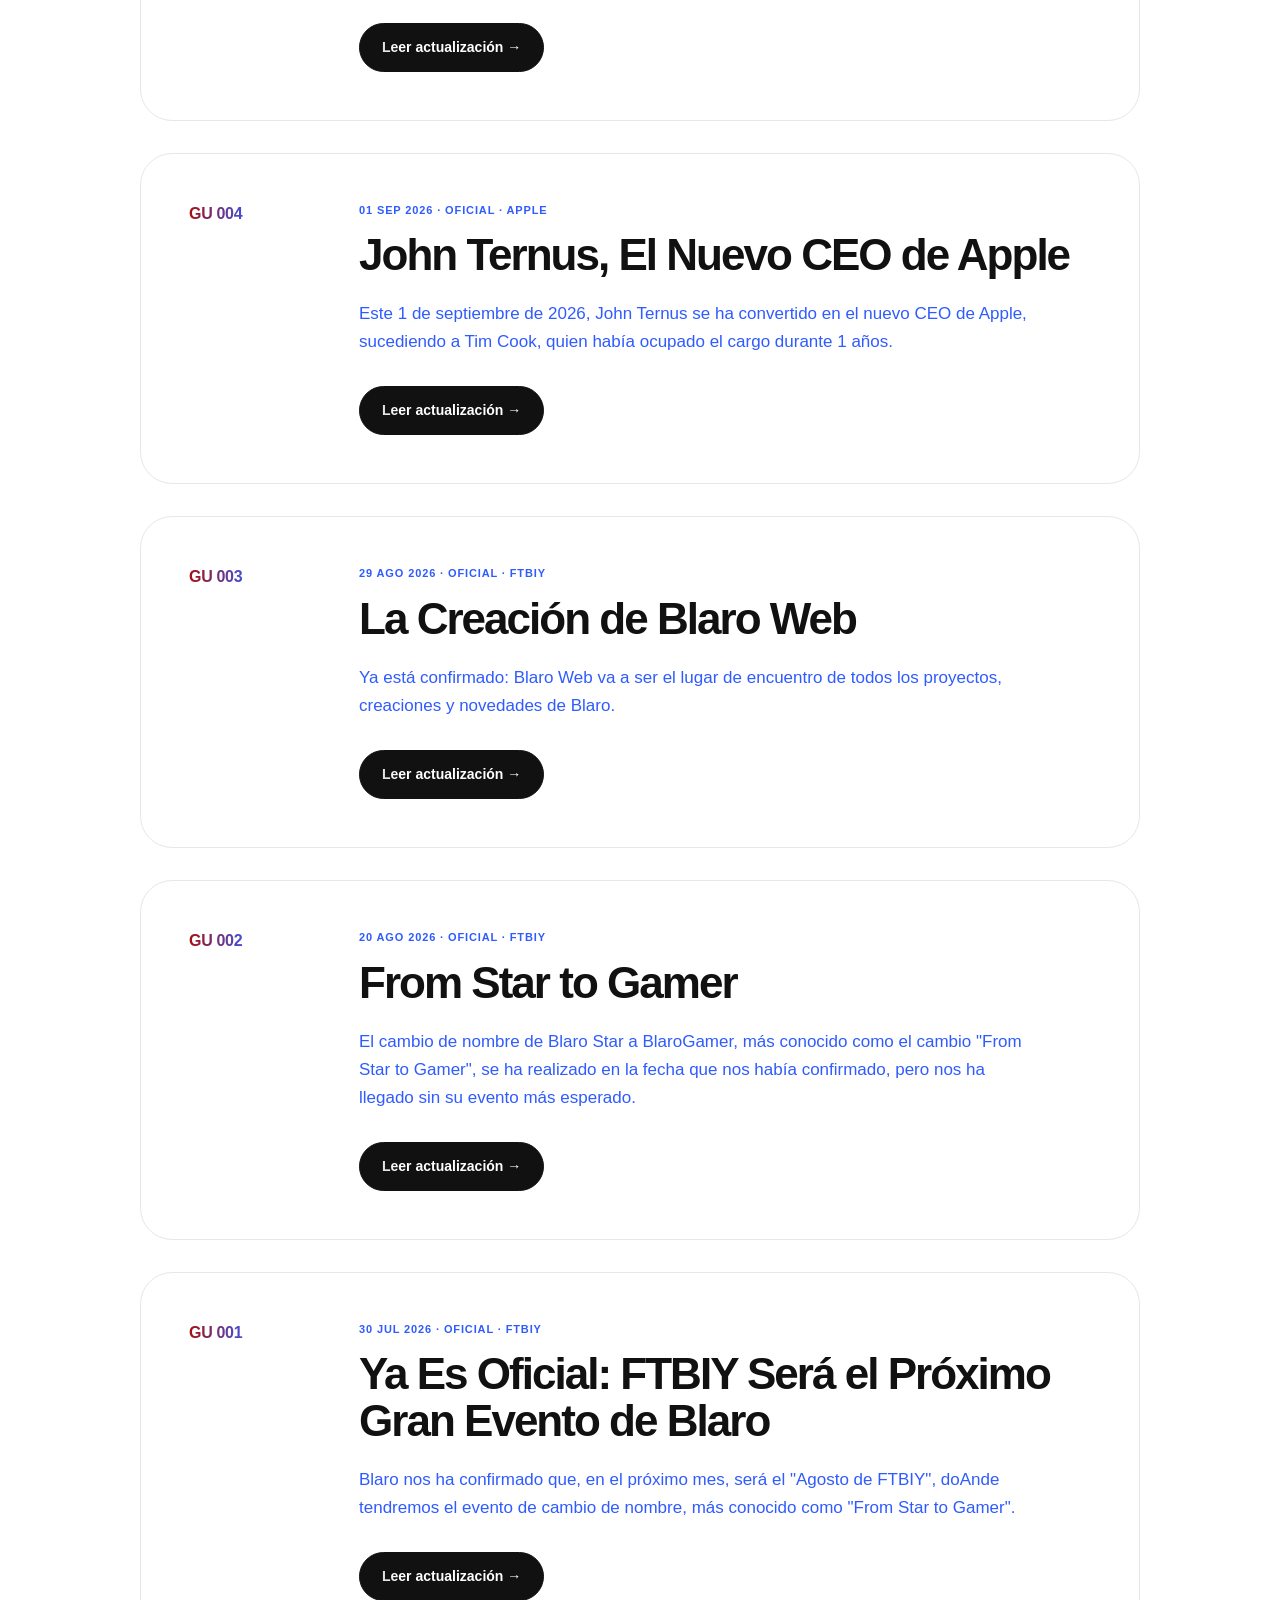
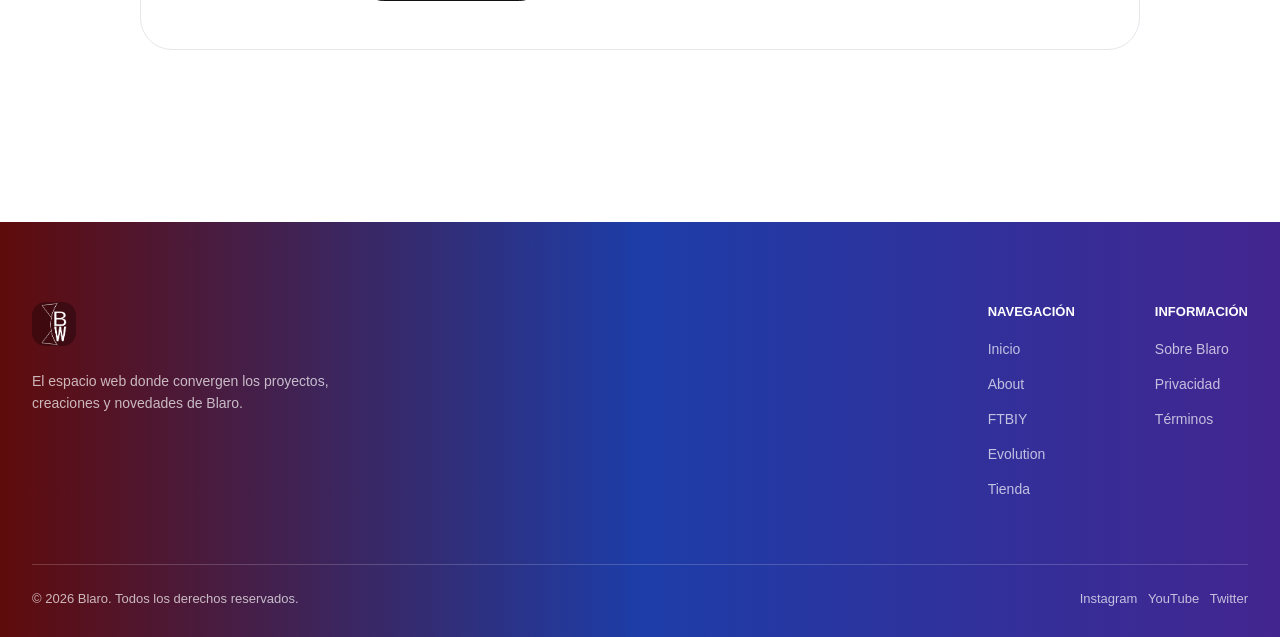
<file: ftbiy.html>
<!-- FTBIY -->
<!doctype html>
<html lang="es">

<head>
  <meta charset="UTF-8">
  <meta name="viewport" content="width=device-width, initial-scale=1.0">

  <meta
    name="description"
    content="FTBIY — Find The Best In Yourself."
  >

  <title>FTBIY — Blaro Web</title>

  <link rel="stylesheet" href="css/ftbiy.css">
</head>

<body class="ftbiy-page">

  <!-- NAVBAR FTBIY -->

  <header class="ftbiy-header">

    <nav class="ftbiy-nav">

      <!-- LOGO -->

      <a class="brand" href="index.html">

        <img
          src="src/imports/BlaroHome/blaro-web-logo.png"
          alt="Blaro Web"
        >

      </a>


      <!-- NAVEGACIÓN -->

      <div class="links">

        <a href="index.html">
          Inicio
        </a>

        <a href="about.html">
          About
        </a>

        <a class="active" href="ftbiy.html">
          FTBIY
        </a>

        <a href="evolution.html">
          Evolution
        </a>

        <a href="store.html">
          Tienda
        </a>

      </div>


      <span class="version">
        version 1.0
      </span>


    </nav>

  </header>


  <main>

    <!-- BANNER -->

    <section class="ftbiy-banner">

      <img
        class="ftbiy-banner-image"
        src="src/imports/BlaroFTBIY/ftbiy-banner.png"
        alt="FTBIY — Find The Best In Yourself"
      >

    </section>


    <!-- CONTENIDO -->

    <section class="ftbiy-content">


      <!-- CABECERA -->

      <div class="ftbiy-heading">

        <p class="eyebrow">
          General Updates
        </p>

        <h1>
          Actualizaciones
          <em>oficiales de Blaro.</em>
        </h1>

        <p>
          Las novedades y acontecimientos oficiales que forman
          parte del universo de Blaro.
        </p>

      </div>


      <!-- GU 005 -->

      <article class="gu-card">

        <div class="gu-number">
          GU 005
        </div>

        <div class="gu-info">

          <p class="gu-meta">
            04 SEP 2026 · OFICIAL · Blaro Web
          </p>

          <h2>
            Blaro Web v1.0
          </h2>

          <p class="gu-description">
            La primera versión de la página web oficial de Blaro, más conocida como
            "Blaro Web", ya está disponible y tiene sus pros y contras.
          </p>

          <a class="button dark" href="gu-005.html">
            <span>Leer actualización →</span>
          </a>

        </div>

      </article>


      <!-- GU 004 -->

      <article class="gu-card">

        <div class="gu-number">
          GU 004
        </div>

        <div class="gu-info">

          <p class="gu-meta">
            01 SEP 2026 · OFICIAL · APPLE
          </p>

          <h2>
            John Ternus, El Nuevo CEO de Apple
          </h2>

          <p class="gu-description">
            Este 1 de septiembre de 2026, John Ternus se ha convertido en el nuevo CEO de Apple,
            sucediendo a Tim Cook, quien había ocupado el cargo durante 1 años.
          </p>

          <a class="button dark" href="gu-004.html">
            <span>Leer actualización →</span>
          </a>

        </div>

      </article>


      <!-- GU 003 -->

      <article class="gu-card">

        <div class="gu-number">
          GU 003
        </div>

        <div class="gu-info">

          <p class="gu-meta">
            29 AGO 2026 · OFICIAL · FTBIY
          </p>

          <h2>
            La Creación de Blaro Web
          </h2>

          <p class="gu-description">
            Ya está confirmado: Blaro Web va a ser el lugar de encuentro de todos los proyectos,
            creaciones y novedades de Blaro.
          </p>

          <a class="button dark" href="gu-003.html">
            <span>Leer actualización →</span>
          </a>

        </div>

      </article>


      <!-- GU 002 -->

      <article class="gu-card">

        <div class="gu-number">
          GU 002
        </div>

        <div class="gu-info">

          <p class="gu-meta">
            20 AGO 2026 · OFICIAL · FTBIY
          </p>

          <h2>
            From Star to Gamer
          </h2>

          <p class="gu-description">
            El cambio de nombre de Blaro Star a BlaroGamer, más conocido como
            el cambio "From Star to Gamer", se ha realizado en la fecha que nos
            había confirmado, pero nos ha llegado sin su evento más esperado.
          </p>

          <a class="button dark" href="gu-002.html">
            <span>Leer actualización →</span>
          </a>

        </div>

      </article>


      <!-- GU 001 -->

      <article class="gu-card">

        <div class="gu-number">
          GU 001
        </div>

        <div class="gu-info">

          <p class="gu-meta">
            30 JUL 2026 · OFICIAL · FTBIY
          </p>

          <h2>
            Ya Es Oficial: FTBIY Será el Próximo Gran Evento de Blaro
          </h2>

          <p class="gu-description">
            Blaro nos ha confirmado que, en el próximo mes,
            será el "Agosto de FTBIY", doAnde tendremos el evento de
            cambio de nombre, más conocido como "From Star to Gamer".
          </p>

          <a class="button dark" href="gu-001.html">
            <span>Leer actualización →</span>
          </a>

        </div>

      </article>


    </section>

  </main>


  <!-- FOOTER -->

  <footer class="ftbiy-footer">

    <div class="footer-main">

      <div class="footer-brand">

        <a class="brand" href="index.html">

          <img
            src="src/imports/BlaroHome/blaro-web-logo.png"
            alt="Blaro Web"
          >

        </a>

        <p>
          El espacio web donde convergen los proyectos, creaciones
          y novedades de Blaro.
        </p>

      </div>


      <div class="footer-links">

        <div>

          <strong>Navegación</strong>

          <a href="index.html">Inicio</a>
          <a href="about.html">About</a>
          <a href="ftbiy.html">FTBIY</a>
          <a href="evolution.html">Evolution</a>
          <a href="store.html">Tienda</a>

        </div>


        <div>

          <strong>Información</strong>

          <a href="about-blaro.html">Sobre Blaro</a>
          <a href="#">Privacidad</a>
          <a href="#">Términos</a>

        </div>

      </div>

    </div>


    <div class="footer-bottom">

      <span>
        © 2026 Blaro. Todos los derechos reservados.
      </span>

      <span>
        Instagram &nbsp; YouTube &nbsp; Twitter
      </span>

    </div>

  </footer>


  <script src="js/script.js"></script>

</body>

</html>
</file>
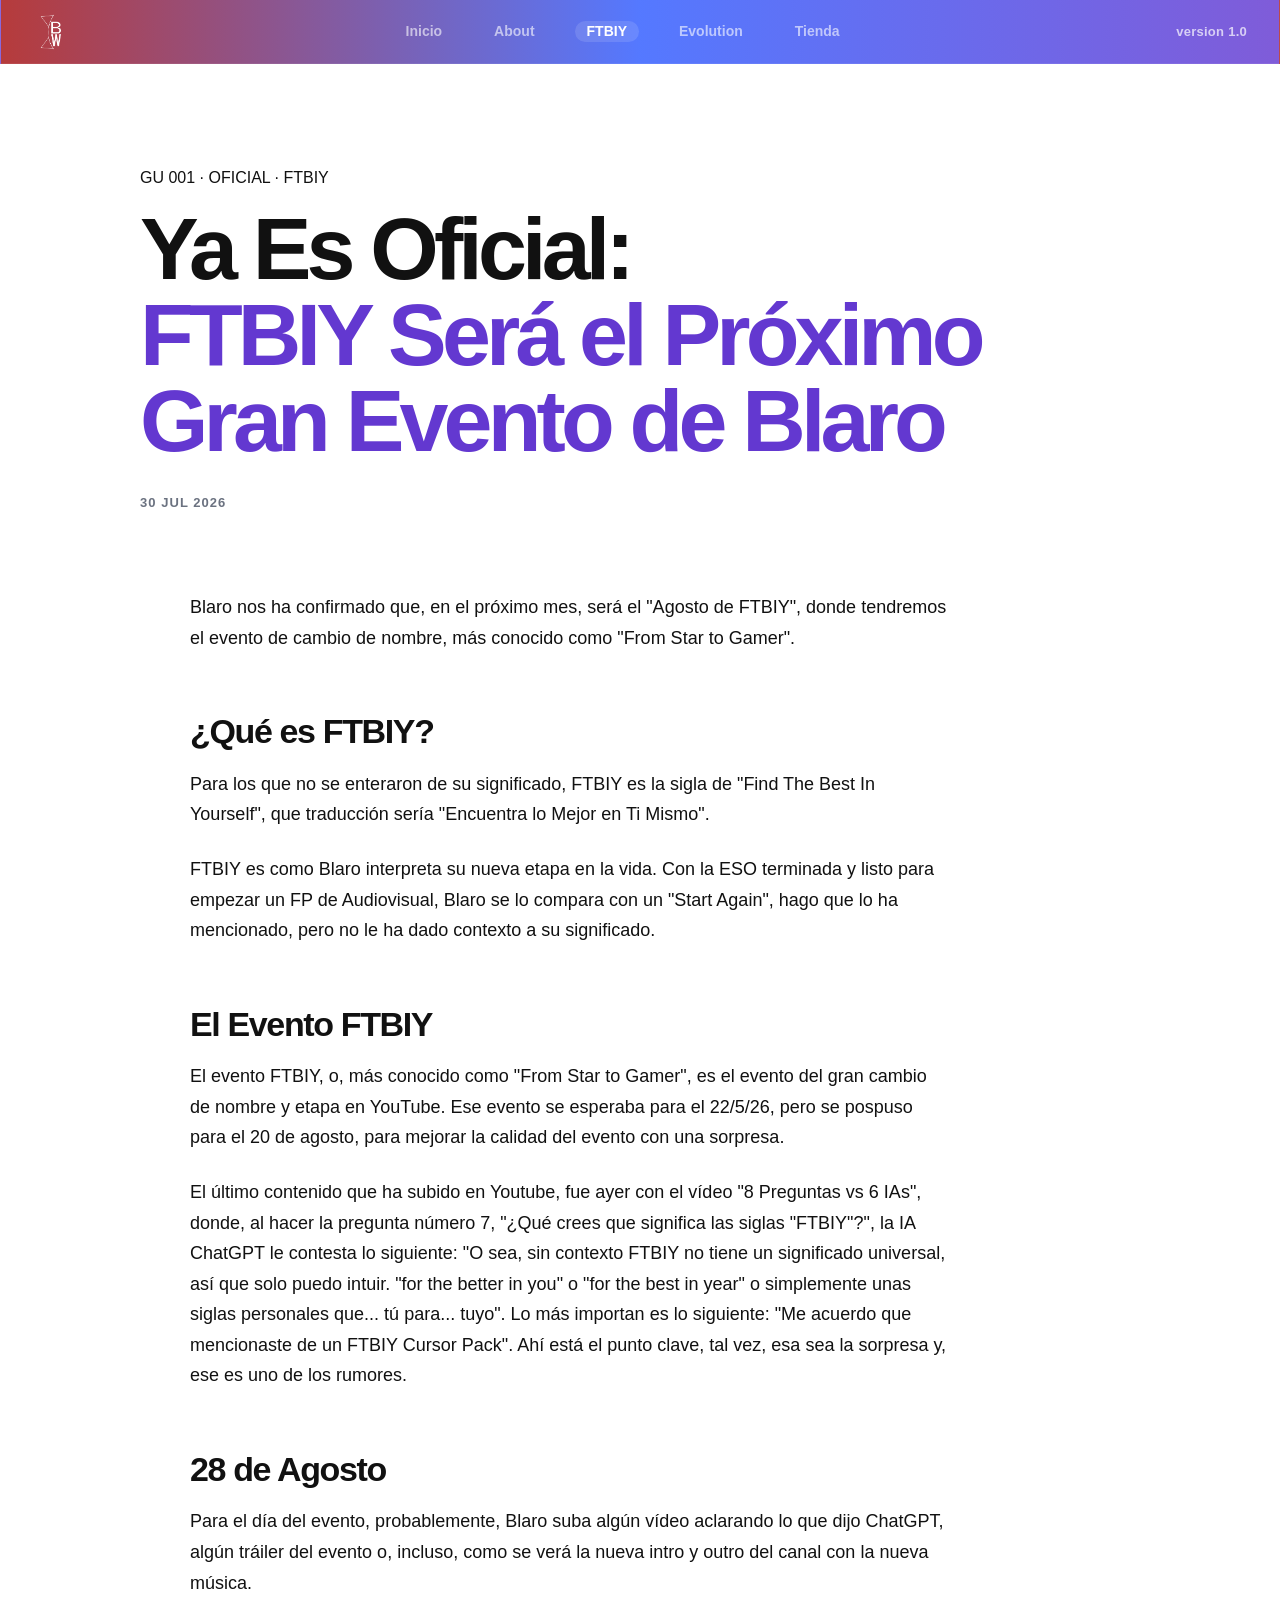
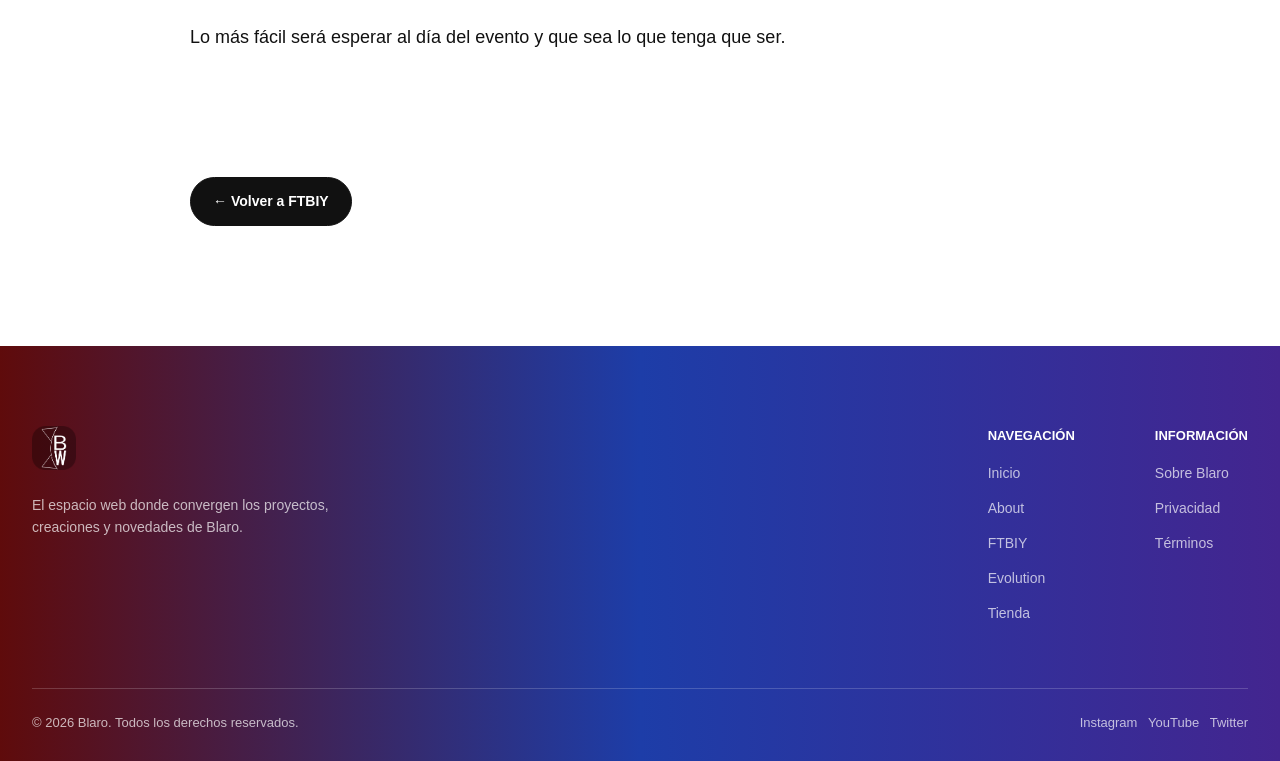
<file: gu-001.html>
<!-- GU 001 -->
<!doctype html>
<html lang="es">

<head>
  <meta charset="UTF-8">
  <meta name="viewport" content="width=device-width, initial-scale=1.0">

  <meta
    name="description"
    content="GU 001 — Ya Es Oficial: FTBIY Será el Próximo Gran Evento de Blaro | FTBIY"
  >

  <title>GU 001 — Ya Es Oficial: FTBIY Será el Próximo Gran Evento de Blaro | FTBIY</title>

  <link rel="stylesheet" href="css/ftbiy.css">
  <link rel="stylesheet" href="css/gu.css">
</head>

<body>

  <!-- NAVBAR FTBIY -->

  <header class="ftbiy-header">
    <nav class="ftbiy-nav">

      <a class="brand" href="../index.html">
        <img
          src="../src/imports/blaro-web-logo.png"
          alt="Blaro Web"
        >
      </a>

      <div class="links">

        <a href="../index.html">
          Inicio
        </a>

        <a href="../about.html">
          About
        </a>

        <a class="active" href="ftbiy.html">
          FTBIY
        </a>

        <a href="../evolution.html">
          Evolution
        </a>

        <a href="../store.html">
          Tienda
        </a>

      </div>

      <span class="version">
        version 1.0
      </span>

    </nav>
  </header>


  <main class="gu-page">

    <!-- CABECERA -->

    <section class="gu-header">

      <p class="eyebrow">
        GU 001 · OFICIAL · FTBIY
      </p>

      <h1>
        Ya Es Oficial:
        <em>FTBIY Será el Próximo Gran Evento de Blaro</em>
      </h1>

      <p class="gu-date">
        30 JUL 2026
      </p>

    </section>


    <!-- CONTENIDO -->

    <article class="gu-article">

      <div class="gu-article-content">

        <p class="gu-intro">
          Blaro nos ha confirmado que, en el próximo mes, será el "Agosto de FTBIY",
          donde tendremos el evento de cambio de nombre,
          más conocido como "From Star to Gamer".
        </p>


        <h2>
          ¿Qué es FTBIY?
        </h2>

        <p>
          Para los que no se enteraron de su significado,
          FTBIY es la sigla de "Find The Best In Yourself",
          que traducción sería "Encuentra lo Mejor en Ti Mismo".
        </p>

        <p>
          FTBIY es como Blaro interpreta su nueva etapa en la vida.
          Con la ESO terminada y listo para empezar un FP de Audiovisual,
          Blaro se lo compara con un "Start Again", hago que lo ha mencionado,
          pero no le ha dado contexto a su significado.
        </p>


        <h2>
          El Evento FTBIY
        </h2>

        <p>
          El evento FTBIY, o, más conocido como "From Star to Gamer",
          es el evento del gran cambio de nombre y etapa en YouTube.
          Ese evento se esperaba para el 22/5/26, pero se pospuso para el
          20 de agosto, para mejorar la calidad del evento con una sorpresa.
        </p>

        <p>
          El último contenido que ha subido en Youtube, fue ayer con el vídeo
          "8 Preguntas vs 6 IAs", donde, al hacer la pregunta número 7,
          "¿Qué crees que significa las siglas "FTBIY"?", la IA ChatGPT le contesta lo siguiente:
          "O sea, sin contexto FTBIY no tiene un significado universal, así que solo puedo intuir.
          "for the better in you" o "for the best in year" o simplemente unas siglas personales
          que... tú para... tuyo". Lo más importan es lo siguiente: "Me acuerdo que mencionaste
          de un FTBIY Cursor Pack". Ahí está el punto clave, tal vez, esa sea la sorpresa y,
          ese es uno de los rumores.
        </p>


        <h2>
          28 de Agosto
        </h2>

        <p>
          Para el día del evento, probablemente, Blaro suba algún vídeo
          aclarando lo que dijo ChatGPT, algún tráiler del evento o,
          incluso, como se verá la nueva intro y outro del canal con la nueva música.
        </p>

        <p>
          Lo más fácil será esperar al día del evento y que sea lo que tenga que ser.
        </p>

      </div>

    </article>


    <!-- VOLVER -->

    <section class="gu-back">

      <a class="button dark" href="#" onclick="history.back(); return false;">
        ← Volver a FTBIY
      </a>

    </section>

  </main>


  <!-- FOOTER -->

  <footer class="ftbiy-footer">

    <div class="footer-main">

      <div class="footer-brand">

        <a class="brand" href="../index.html">

          <img
            src="../src/imports/BlaroHome/blaro-web-logo.png"
            alt="Blaro Web"
          >

        </a>

        <p>
          El espacio web donde convergen los proyectos, creaciones y
          novedades de Blaro.
        </p>

      </div>


      <div class="footer-links">

        <div>

          <strong>Navegación</strong>

          <a href="index.html">Inicio</a>
          <a href="about.html">About</a>
          <a href="ftbiy.html">FTBIY</a>
          <a href="evolution.html">Evolution</a>
          <a href="store.html">Tienda</a>

        </div>


        <div>

          <strong>Información</strong>

          <a href="about-blaro.html">Sobre Blaro</a>
          <a href="#">Privacidad</a>
          <a href="#">Términos</a>

        </div>

      </div>

    </div>


    <div class="footer-bottom">

      <span>
        © 2026 Blaro. Todos los derechos reservados.
      </span>

      <span>
        Instagram &nbsp; YouTube &nbsp; Twitter
      </span>

    </div>

  </footer>


  <script src="js/script.js"></script>

</body>

</html>
</file>
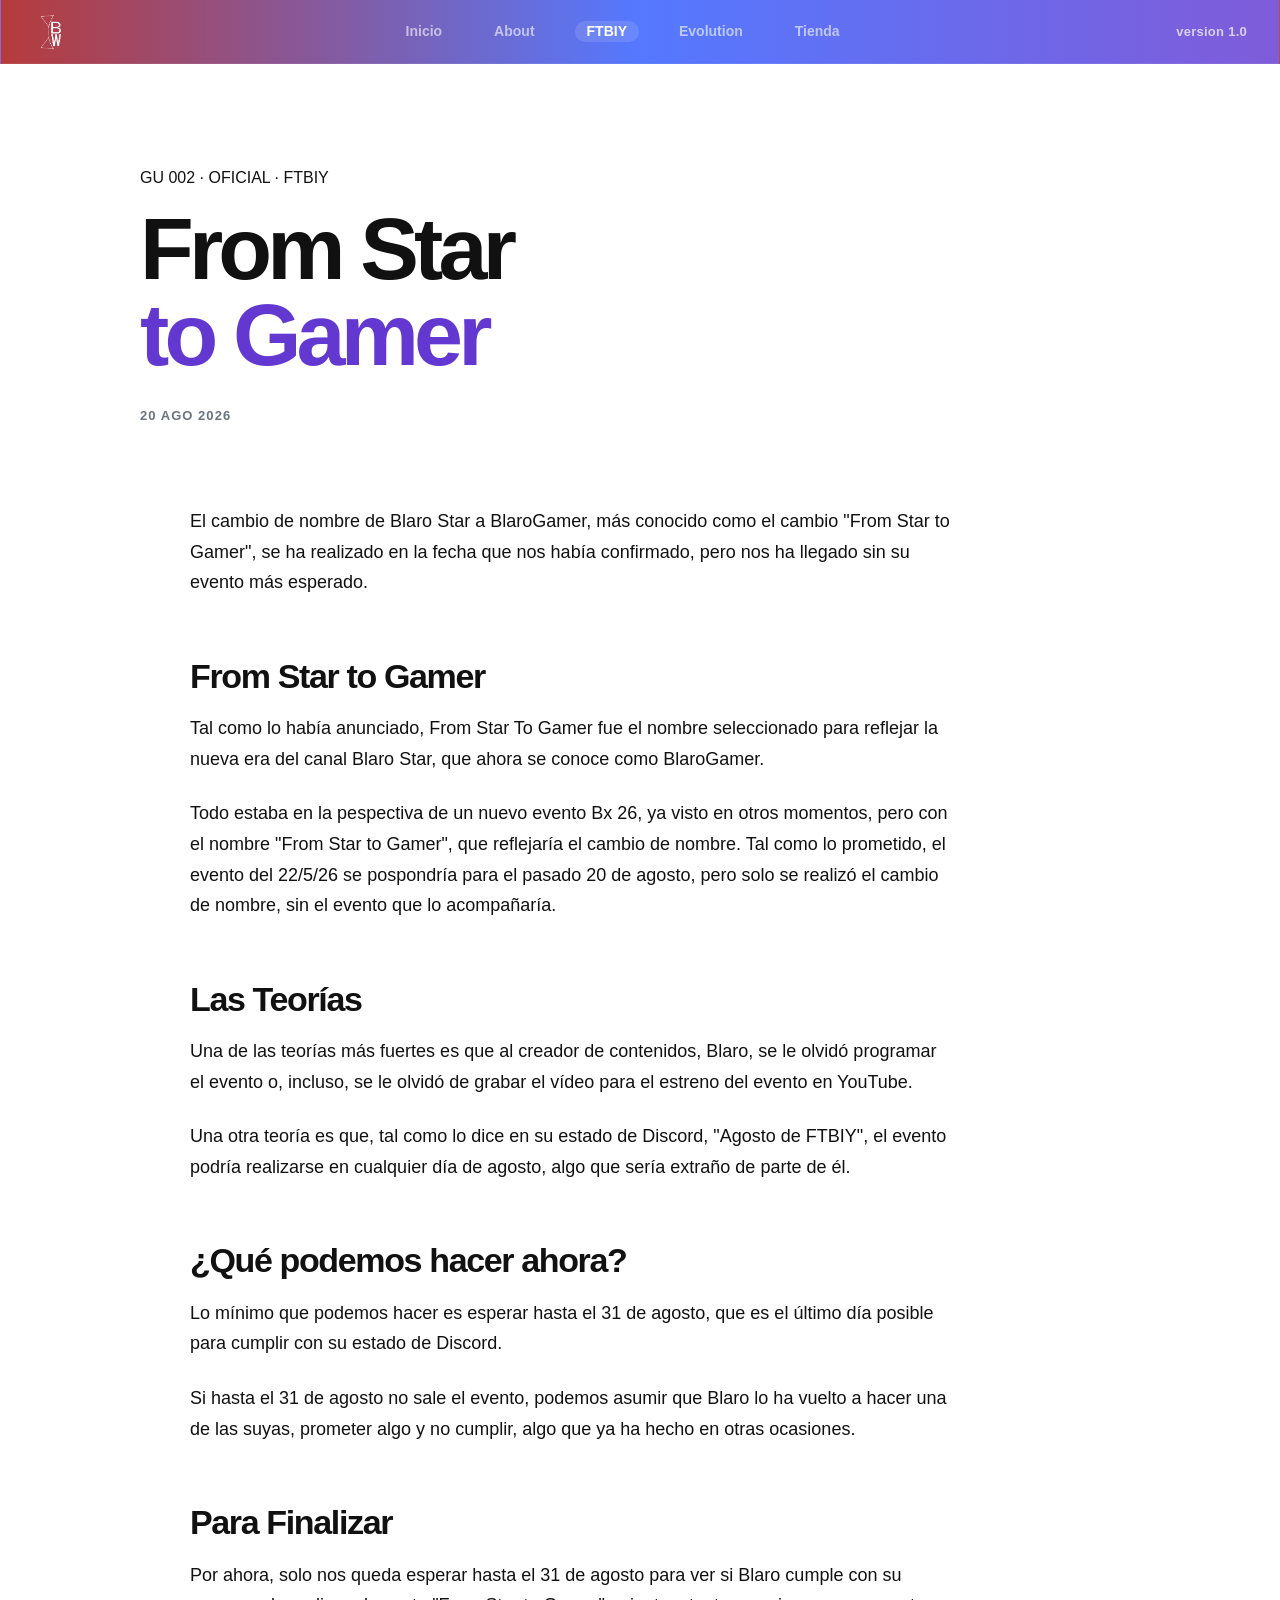
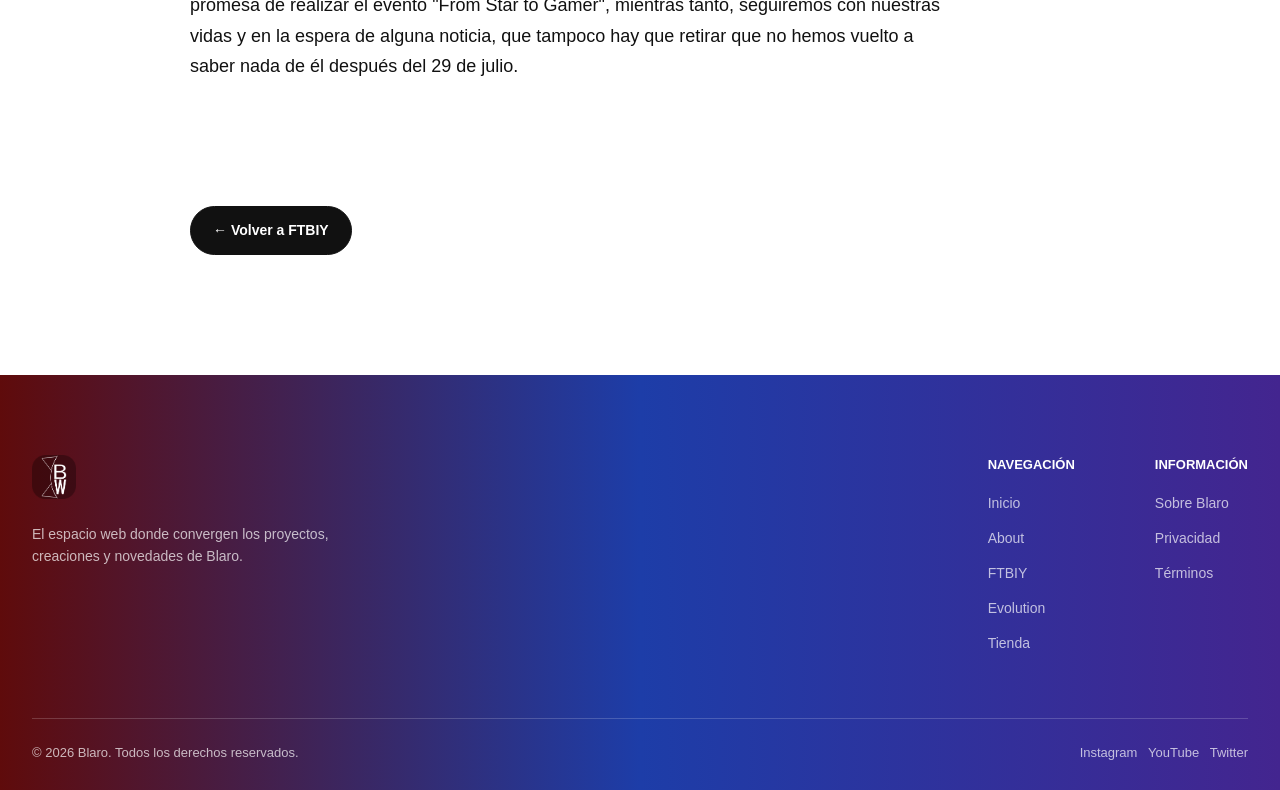
<file: gu-002.html>
<!-- GU 002 -->
<!doctype html>
<html lang="es">

<head>
  <meta charset="UTF-8">
  <meta name="viewport" content="width=device-width, initial-scale=1.0">

  <meta
    name="description"
    content="GU 004 — John Ternus, El Nuevo CEO de Apple."
  >

  <title>GU 002 — From Star to Gamer | FTBIY</title>

  <link rel="stylesheet" href="css/ftbiy.css">
  <link rel="stylesheet" href="css/gu.css">
</head>

<body>

  <!-- NAVBAR FTBIY -->

  <header class="ftbiy-header">
    <nav class="ftbiy-nav">

      <a class="brand" href="../index.html">
        <img
          src="../src/imports/blaro-web-logo.png"
          alt="Blaro Web"
        >
      </a>

      <div class="links">

        <a href="../index.html">
          Inicio
        </a>

        <a href="../about.html">
          About
        </a>

        <a class="active" href="ftbiy.html">
          FTBIY
        </a>

        <a href="../evolution.html">
          Evolution
        </a>

        <a href="../store.html">
          Tienda
        </a>

      </div>

      <span class="version">
        version 1.0
      </span>

    </nav>
  </header>


  <main class="gu-page">

    <!-- CABECERA -->

    <section class="gu-header">

      <p class="eyebrow">
        GU 002 · OFICIAL · FTBIY
      </p>

      <h1>
        From Star
        <em>to Gamer</em>
      </h1>

      <p class="gu-date">
        20 AGO 2026
      </p>

    </section>


    <!-- CONTENIDO -->

    <article class="gu-article">

      <div class="gu-article-content">

        <p class="gu-intro">
          El cambio de nombre de Blaro Star a BlaroGamer, más conocido como el cambio
          "From Star to Gamer", se ha realizado en la fecha que nos había confirmado,
          pero nos ha llegado sin su evento más esperado.
        </p>


        <h2>
          From Star to Gamer
        </h2>

        <p>
          Tal como lo había anunciado, From Star To Gamer fue el nombre seleccionado
          para reflejar la nueva era del canal Blaro Star, que ahora se conoce como BlaroGamer.
        </p>

        <p>
          Todo estaba en la pespectiva de un nuevo evento Bx 26, ya visto en otros momentos,
          pero con el nombre "From Star to Gamer", que reflejaría el cambio de nombre.
          Tal como lo prometido, el evento del 22/5/26 se pospondría para el pasado 20 de agosto,
          pero solo se realizó el cambio de nombre, sin el evento que lo acompañaría.
        </p>


        <h2>
          Las Teorías
        </h2>

        <p>
          Una de las teorías más fuertes es que al creador de contenidos, Blaro,
          se le olvidó programar el evento o, incluso, se le olvidó de grabar el vídeo
          para el estreno del evento en YouTube.
        </p>

        <p>
          Una otra teoría es que, tal como lo dice en su estado de Discord,
          "Agosto de FTBIY", el evento podría realizarse en cualquier día de agosto,
          algo que sería extraño de parte de él.
        </p>


        <h2>
          ¿Qué podemos hacer ahora?
        </h2>

        <p>
          Lo mínimo que podemos hacer es esperar hasta el 31 de agosto,
          que es el último día posible para cumplir con su estado de Discord.
        </p>

        <p>
          Si hasta el 31 de agosto no sale el evento,
          podemos asumir que Blaro lo ha vuelto a hacer una de las suyas,
          prometer algo y no cumplir, algo que ya ha hecho en otras ocasiones.
        </p>

        <h2>
            Para Finalizar
        </h2>

        <p>
            Por ahora, solo nos queda esperar hasta el 31 de agosto para ver si
            Blaro cumple con su promesa de realizar el evento "From Star to Gamer",
            mientras tanto, seguiremos con nuestras vidas y en la espera de alguna
            noticia, que tampoco hay que retirar que no hemos vuelto a saber nada
            de él después del 29 de julio.
        </p>

      </div>

    </article>


    <!-- VOLVER -->

    <section class="gu-back">

      <a class="button dark" href="#" onclick="history.back(); return false;">
        ← Volver a FTBIY
      </a>

    </section>

  </main>


  <!-- FOOTER -->

  <footer class="ftbiy-footer">

    <div class="footer-main">

      <div class="footer-brand">

        <a class="brand" href="../index.html">

          <img
            src="../src/imports/BlaroHome/blaro-web-logo.png"
            alt="Blaro Web"
          >

        </a>

        <p>
          El espacio web donde convergen los proyectos, creaciones y
          novedades de Blaro.
        </p>

      </div>


      <div class="footer-links">

        <div>

          <strong>Navegación</strong>

          <a href="index.html">Inicio</a>
          <a href="about.html">About</a>
          <a href="ftbiy.html">FTBIY</a>
          <a href="evolution.html">Evolution</a>
          <a href="store.html">Tienda</a>

        </div>


        <div>

          <strong>Información</strong>

          <a href="about-blaro.html">Sobre Blaro</a>
          <a href="#">Privacidad</a>
          <a href="#">Términos</a>

        </div>

      </div>

    </div>


    <div class="footer-bottom">

      <span>
        © 2026 Blaro. Todos los derechos reservados.
      </span>

      <span>
        Instagram &nbsp; YouTube &nbsp; Twitter
      </span>

    </div>

  </footer>


  <script src="js/script.js"></script>

</body>

</html>
</file>
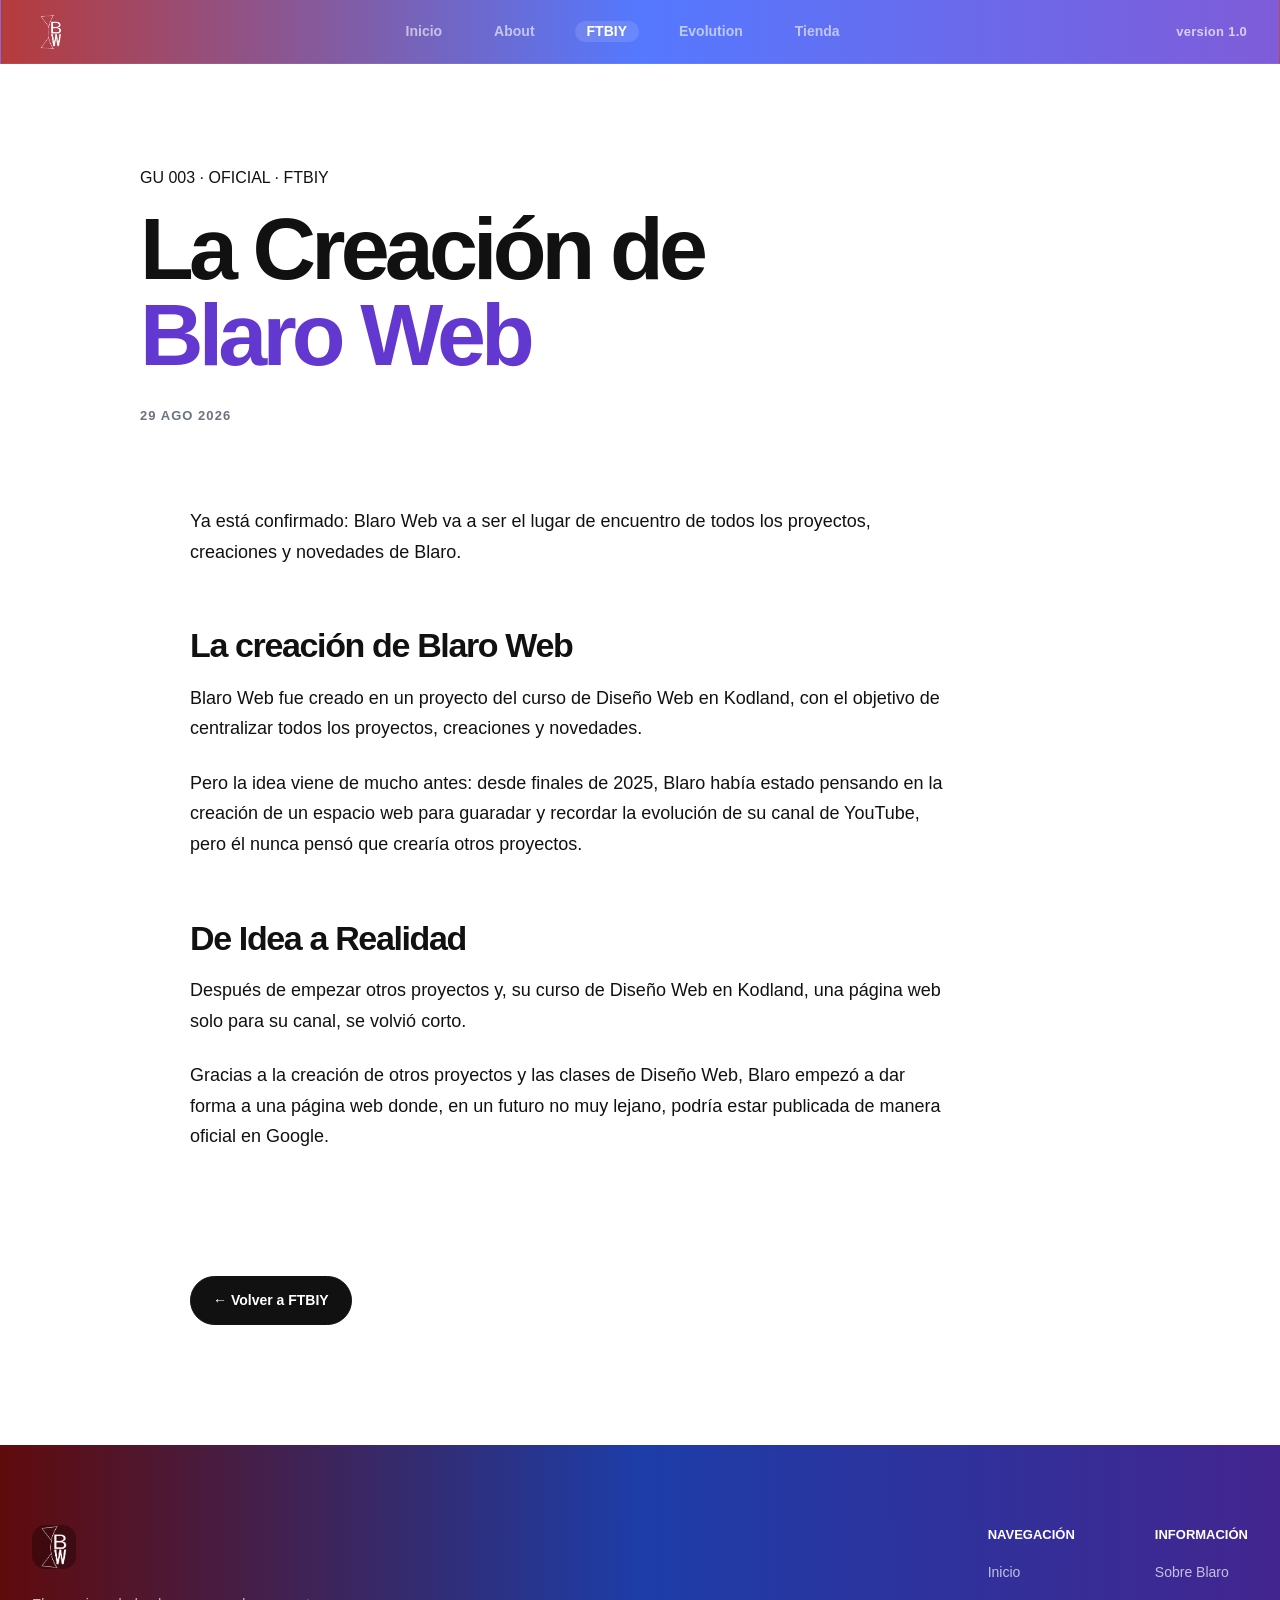
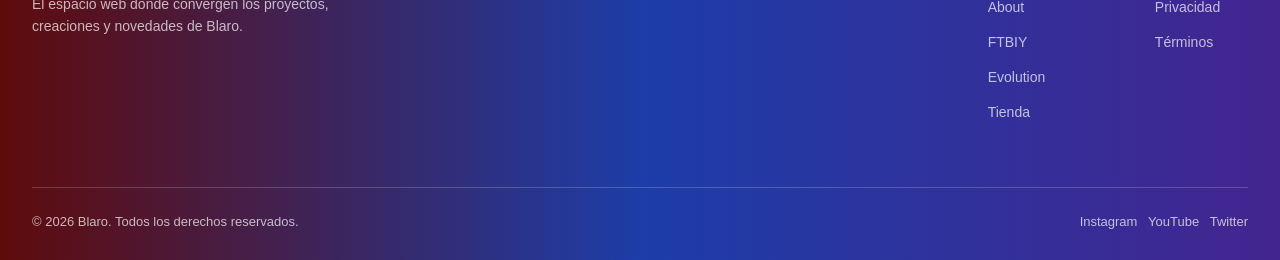
<file: gu-003.html>
<!-- GU 003 -->
<!doctype html>
<html lang="es">

<head>
  <meta charset="UTF-8">
  <meta name="viewport" content="width=device-width, initial-scale=1.0">

  <meta
    name="description"
    content="GU 004 — John Ternus, El Nuevo CEO de Apple."
  >

  <title>GU 003 — La Creación de Blaro Web | FTBIY</title>

  <link rel="stylesheet" href="css/ftbiy.css">
  <link rel="stylesheet" href="css/gu.css">
</head>

<body>

  <!-- NAVBAR FTBIY -->

  <header class="ftbiy-header">
    <nav class="ftbiy-nav">

      <a class="brand" href="../index.html">
        <img
          src="../src/imports/blaro-web-logo.png"
          alt="Blaro Web"
        >
      </a>

      <div class="links">

        <a href="../index.html">
          Inicio
        </a>

        <a href="../about.html">
          About
        </a>

        <a class="active" href="ftbiy.html">
          FTBIY
        </a>

        <a href="../evolution.html">
          Evolution
        </a>

        <a href="../store.html">
          Tienda
        </a>

      </div>

      <span class="version">
        version 1.0
      </span>

    </nav>
  </header>


  <main class="gu-page">

    <!-- CABECERA -->

    <section class="gu-header">

      <p class="eyebrow">
        GU 003 · OFICIAL · FTBIY
      </p>

      <h1>
        La Creación de
        <em>Blaro Web</em>
      </h1>

      <p class="gu-date">
        29 AGO 2026
      </p>

    </section>


    <!-- CONTENIDO -->

    <article class="gu-article">

      <div class="gu-article-content">

        <p class="gu-intro">
          Ya está confirmado: Blaro Web va a ser el lugar de encuentro de todos los proyectos,
          creaciones y novedades de Blaro.
        </p>


        <h2>
          La creación de Blaro Web
        </h2>

        <p>
          Blaro Web fue creado en un proyecto del curso de Diseño Web en Kodland,
          con el objetivo de centralizar todos los proyectos, creaciones y novedades.
        </p>

        <p>
          Pero la idea viene de mucho antes: desde finales de 2025,
          Blaro había estado pensando en la creación de un espacio web
          para guaradar y recordar la evolución de su canal de YouTube,
          pero él nunca pensó que crearía otros proyectos.
        </p>


        <h2>
          De Idea a Realidad
        </h2>

        <p>
          Después de empezar otros proyectos y, su curso de Diseño Web en Kodland,
          una página web solo para su canal, se volvió corto.
        </p>

        <p>
          Gracias a la creación de otros proyectos y las clases de Diseño Web,
          Blaro empezó a dar forma a una página web donde, en un futuro no muy lejano,
          podría estar publicada de manera oficial en Google.
        </p>

      </div>

    </article>


    <!-- VOLVER -->

    <section class="gu-back">

      <a class="button dark" href="#" onclick="history.back(); return false;">
        ← Volver a FTBIY
      </a>

    </section>

  </main>


  <!-- FOOTER -->

  <footer class="ftbiy-footer">

    <div class="footer-main">

      <div class="footer-brand">

        <a class="brand" href="../index.html">

          <img
            src="../src/imports/BlaroHome/blaro-web-logo.png"
            alt="Blaro Web"
          >

        </a>

        <p>
          El espacio web donde convergen los proyectos, creaciones y
          novedades de Blaro.
        </p>

      </div>


      <div class="footer-links">

        <div>

          <strong>Navegación</strong>

          <a href="index.html">Inicio</a>
          <a href="about.html">About</a>
          <a href="ftbiy.html">FTBIY</a>
          <a href="evolution.html">Evolution</a>
          <a href="store.html">Tienda</a>

        </div>


        <div>

          <strong>Información</strong>

          <a href="about-blaro.html">Sobre Blaro</a>
          <a href="#">Privacidad</a>
          <a href="#">Términos</a>

        </div>

      </div>

    </div>


    <div class="footer-bottom">

      <span>
        © 2026 Blaro. Todos los derechos reservados.
      </span>

      <span>
        Instagram &nbsp; YouTube &nbsp; Twitter
      </span>

    </div>

  </footer>


  <script src="js/script.js"></script>

</body>

</html>
</file>
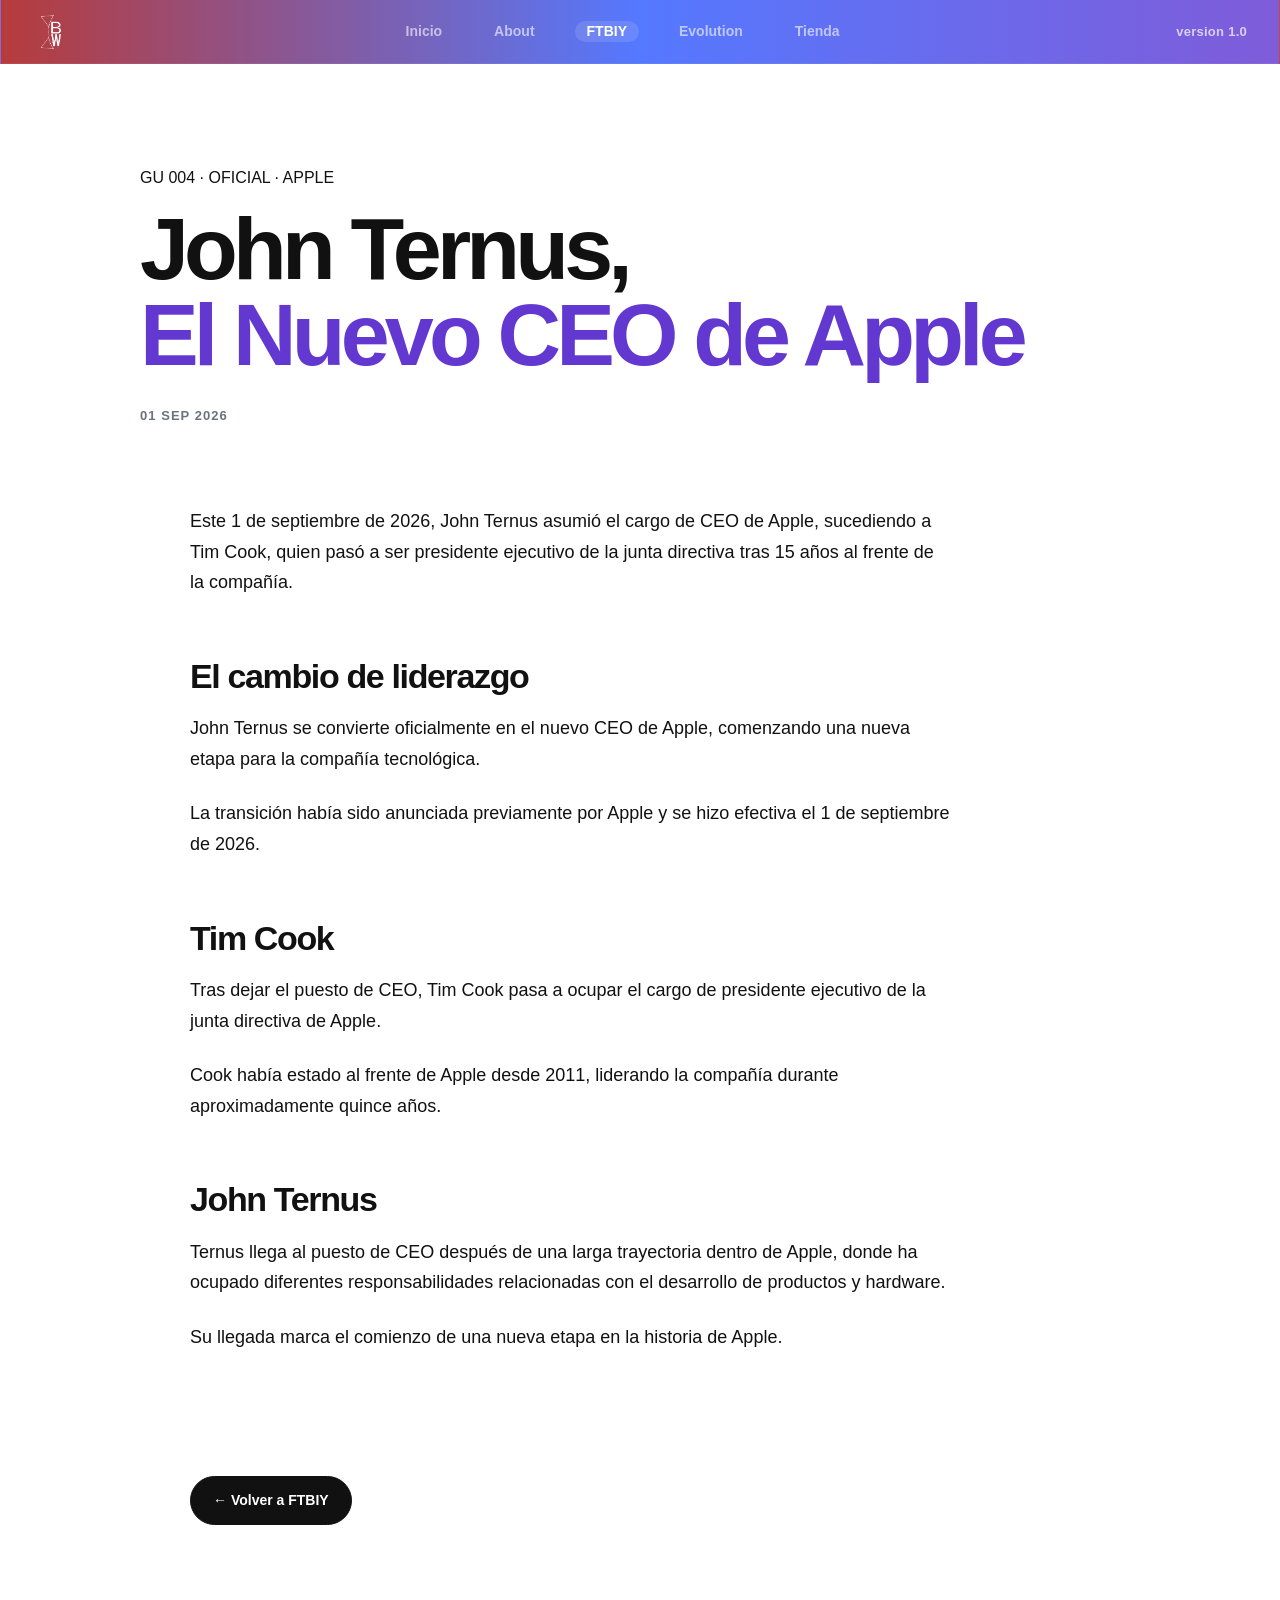
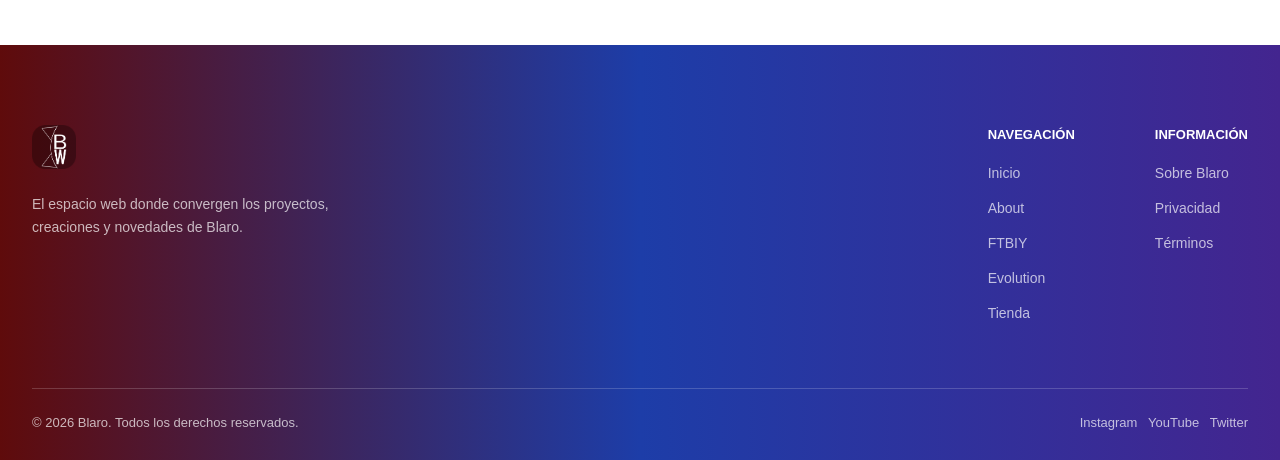
<file: gu-004.html>
<!-- GU 004 -->
<!doctype html>
<html lang="es">

<head>
  <meta charset="UTF-8">
  <meta name="viewport" content="width=device-width, initial-scale=1.0">

  <meta
    name="description"
    content="GU 004 — John Ternus, El Nuevo CEO de Apple."
  >

  <title>GU 004 — John Ternus, El Nuevo CEO de Apple | FTBIY</title>

  <link rel="stylesheet" href="css/ftbiy.css">
  <link rel="stylesheet" href="css/gu.css">
</head>

<body>

  <!-- NAVBAR FTBIY -->

  <header class="ftbiy-header">
    <nav class="ftbiy-nav">

      <a class="brand" href="../index.html">
        <img
          src="../src/imports/blaro-web-logo.png"
          alt="Blaro Web"
        >
      </a>

      <div class="links">

        <a href="../index.html">
          Inicio
        </a>

        <a href="../about.html">
          About
        </a>

        <a class="active" href="ftbiy.html">
          FTBIY
        </a>

        <a href="../evolution.html">
          Evolution
        </a>

        <a href="../store.html">
          Tienda
        </a>

      </div>

      <span class="version">
        version 1.0
      </span>

    </nav>
  </header>


  <main class="gu-page">

    <!-- CABECERA -->

    <section class="gu-header">

      <p class="eyebrow">
        GU 004 · OFICIAL · APPLE
      </p>

      <h1>
        John Ternus,
        <em>El Nuevo CEO de Apple</em>
      </h1>

      <p class="gu-date">
        01 SEP 2026
      </p>

    </section>


    <!-- CONTENIDO -->

    <article class="gu-article">

      <div class="gu-article-content">

        <p class="gu-intro">
          Este 1 de septiembre de 2026, John Ternus asumió el cargo de CEO
          de Apple, sucediendo a Tim Cook, quien pasó a ser presidente
          ejecutivo de la junta directiva tras 15 años al frente de la
          compañía.
        </p>


        <h2>
          El cambio de liderazgo
        </h2>

        <p>
          John Ternus se convierte oficialmente en el nuevo CEO de Apple,
          comenzando una nueva etapa para la compañía tecnológica.
        </p>

        <p>
          La transición había sido anunciada previamente por Apple y se
          hizo efectiva el 1 de septiembre de 2026.
        </p>


        <h2>
          Tim Cook
        </h2>

        <p>
          Tras dejar el puesto de CEO, Tim Cook pasa a ocupar el cargo de
          presidente ejecutivo de la junta directiva de Apple.
        </p>

        <p>
          Cook había estado al frente de Apple desde 2011, liderando la
          compañía durante aproximadamente quince años.
        </p>


        <h2>
          John Ternus
        </h2>

        <p>
          Ternus llega al puesto de CEO después de una larga trayectoria
          dentro de Apple, donde ha ocupado diferentes responsabilidades
          relacionadas con el desarrollo de productos y hardware.
        </p>

        <p>
          Su llegada marca el comienzo de una nueva etapa en la historia
          de Apple.
        </p>

      </div>

    </article>


    <!-- VOLVER -->

    <section class="gu-back">

      <a class="button dark" href="#" onclick="history.back(); return false;">
        ← Volver a FTBIY
      </a>

    </section>

  </main>


  <!-- FOOTER -->

  <footer class="ftbiy-footer">

    <div class="footer-main">

      <div class="footer-brand">

        <a class="brand" href="../index.html">

          <img
            src="../src/imports/BlaroHome/blaro-web-logo.png"
            alt="Blaro Web"
          >

        </a>

        <p>
          El espacio web donde convergen los proyectos, creaciones y
          novedades de Blaro.
        </p>

      </div>


      <div class="footer-links">

        <div>

          <strong>Navegación</strong>

          <a href="index.html">Inicio</a>
          <a href="about.html">About</a>
          <a href="ftbiy.html">FTBIY</a>
          <a href="evolution.html">Evolution</a>
          <a href="store.html">Tienda</a>

        </div>


        <div>

          <strong>Información</strong>

          <a href="about-blaro.html">Sobre Blaro</a>
          <a href="#">Privacidad</a>
          <a href="#">Términos</a>

        </div>

      </div>

    </div>


    <div class="footer-bottom">

      <span>
        © 2026 Blaro. Todos los derechos reservados.
      </span>

      <span>
        Instagram &nbsp; YouTube &nbsp; Twitter
      </span>

    </div>

  </footer>


  <script src="js/script.js"></script>

</body>

</html>
</file>
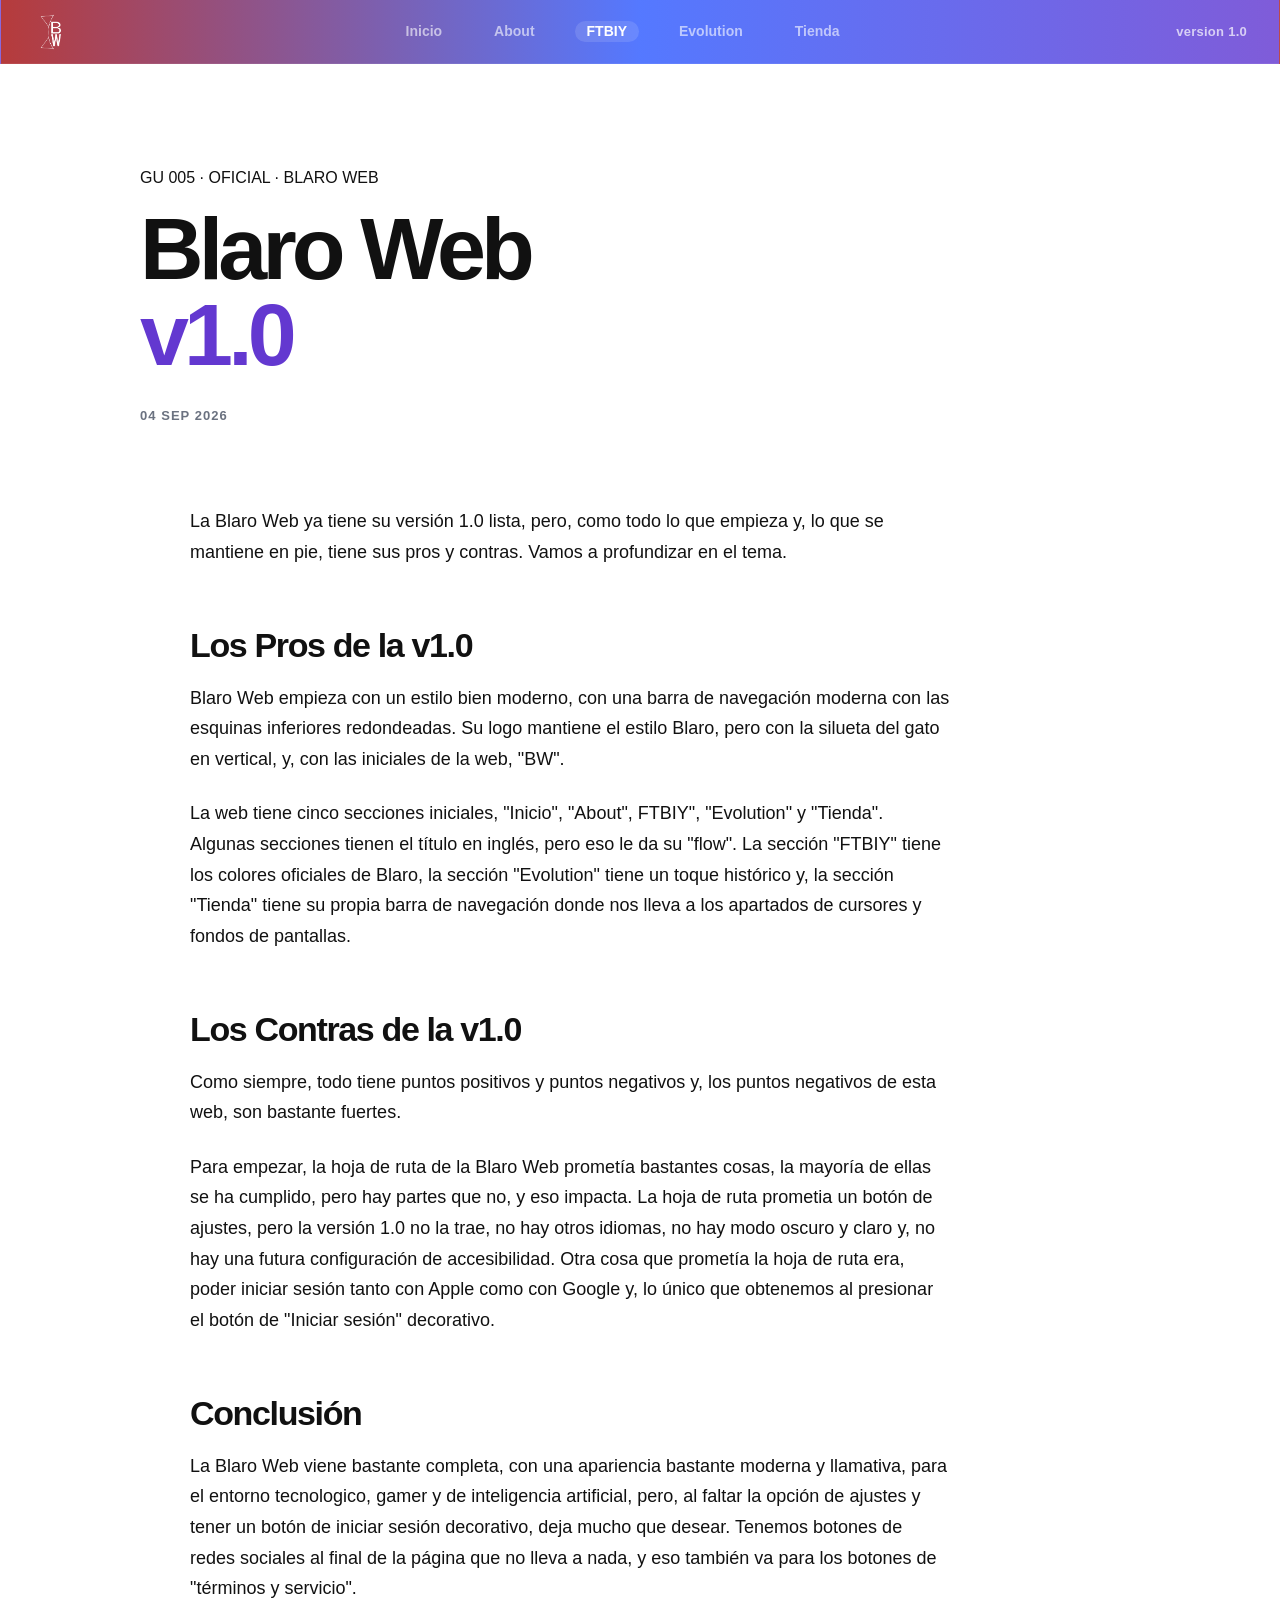
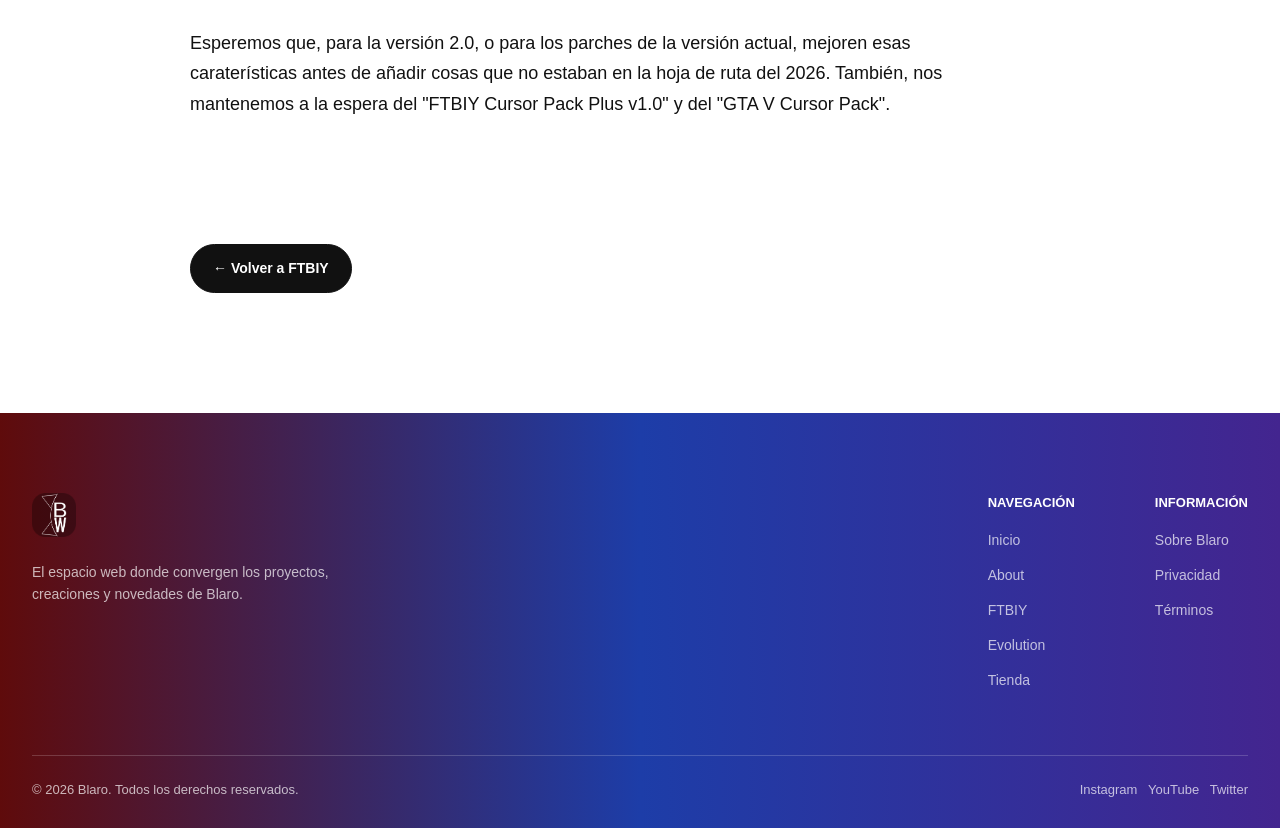
<file: gu-005.html>
<!-- GU 005 -->
<!doctype html>
<html lang="es">

<head>
  <meta charset="UTF-8">
  <meta name="viewport" content="width=device-width, initial-scale=1.0">

  <meta
    name="description"
    content="GU 004 — John Ternus, El Nuevo CEO de Apple."
  >

  <title>GU 005 — Blaro Web v1.0 | FTBIY</title>

  <link rel="stylesheet" href="css/ftbiy.css">
  <link rel="stylesheet" href="css/gu.css">
</head>

<body>

  <!-- NAVBAR FTBIY -->

  <header class="ftbiy-header">
    <nav class="ftbiy-nav">

      <a class="brand" href="../index.html">
        <img
          src="../src/imports/blaro-web-logo.png"
          alt="Blaro Web"
        >
      </a>

      <div class="links">

        <a href="../index.html">
          Inicio
        </a>

        <a href="../about.html">
          About
        </a>

        <a class="active" href="ftbiy.html">
          FTBIY
        </a>

        <a href="../evolution.html">
          Evolution
        </a>

        <a href="../store.html">
          Tienda
        </a>

      </div>

      <span class="version">
        version 1.0
      </span>

    </nav>
  </header>


  <main class="gu-page">

    <!-- CABECERA -->

    <section class="gu-header">

      <p class="eyebrow">
        GU 005 · OFICIAL · BLARO WEB
      </p>

      <h1>
        Blaro Web
        <em>v1.0</em>
      </h1>

      <p class="gu-date">
        04 SEP 2026
      </p>

    </section>


    <!-- CONTENIDO -->

    <article class="gu-article">

      <div class="gu-article-content">

        <p class="gu-intro">
          La Blaro Web ya tiene su versión 1.0 lista, pero,
          como todo lo que empieza y, lo que se mantiene en pie,
          tiene sus pros y contras. Vamos a profundizar en el tema.
        </p>


        <h2>
          Los Pros de la v1.0
        </h2>

        <p>
          Blaro Web empieza con un estilo bien moderno, con una barra de navegación
          moderna con las esquinas inferiores redondeadas. Su logo mantiene el estilo Blaro,
          pero con la silueta del gato en vertical, y, con las iniciales de la web, "BW".
        </p>

        <p>
          La web tiene cinco secciones iniciales, "Inicio", "About", FTBIY", "Evolution" y
          "Tienda". Algunas secciones tienen el título en inglés, pero eso le da su "flow".
          La sección "FTBIY" tiene los colores oficiales de Blaro, la sección "Evolution" tiene
          un toque histórico y, la sección "Tienda" tiene su propia barra de navegación donde nos
          lleva a los apartados de cursores y fondos de pantallas.
        </p>


        <h2>
          Los Contras de la v1.0
        </h2>

        <p>
          Como siempre, todo tiene puntos positivos y puntos negativos y, los puntos negativos de
          esta web, son bastante fuertes.
        </p>

        <p>
          Para empezar, la hoja de ruta de la Blaro Web prometía bastantes cosas, la mayoría de ellas
          se ha cumplido, pero hay partes que no, y eso impacta. La hoja de ruta prometia un botón de
          ajustes, pero la versión 1.0 no la trae, no hay otros idiomas, no hay modo oscuro y claro y,
          no hay una futura configuración de accesibilidad. Otra cosa que prometía la hoja de ruta era,
          poder iniciar sesión tanto con Apple como con Google y, lo único que obtenemos al presionar el
          botón de "Iniciar sesión" decorativo.
        </p>


        <h2>
          Conclusión
        </h2>

        <p>
          La Blaro Web viene bastante completa, con una apariencia bastante moderna y llamativa, para el
          entorno tecnologico, gamer y de inteligencia artificial, pero, al faltar la opción de ajustes y
          tener un botón de iniciar sesión decorativo, deja mucho que desear. Tenemos botones de redes 
          sociales al final de la página que no lleva a nada, y eso también va para los botones de 
          "términos y servicio".
        </p>

        <p>
          Esperemos que, para la versión 2.0, o para los parches de la versión actual, mejoren esas
          caraterísticas antes de añadir cosas que no estaban en la hoja de ruta del 2026.
          También, nos mantenemos a la espera del "FTBIY Cursor Pack Plus v1.0" y del
          "GTA V Cursor Pack".
        </p>

      </div>

    </article>


    <!-- VOLVER -->

    <section class="gu-back">

      <a class="button dark" href="#" onclick="history.back(); return false;">
        ← Volver a FTBIY
      </a>

    </section>

  </main>


  <!-- FOOTER -->

  <footer class="ftbiy-footer">

    <div class="footer-main">

      <div class="footer-brand">

        <a class="brand" href="../index.html">

          <img
            src="../src/imports/BlaroHome/blaro-web-logo.png"
            alt="Blaro Web"
          >

        </a>

        <p>
          El espacio web donde convergen los proyectos, creaciones y
          novedades de Blaro.
        </p>

      </div>


      <div class="footer-links">

        <div>

          <strong>Navegación</strong>

          <a href="index.html">Inicio</a>
          <a href="about.html">About</a>
          <a href="ftbiy.html">FTBIY</a>
          <a href="evolution.html">Evolution</a>
          <a href="store.html">Tienda</a>

        </div>


        <div>

          <strong>Información</strong>

          <a href="about-blaro.html">Sobre Blaro</a>
          <a href="#">Privacidad</a>
          <a href="#">Términos</a>

        </div>

      </div>

    </div>


    <div class="footer-bottom">

      <span>
        © 2026 Blaro. Todos los derechos reservados.
      </span>

      <span>
        Instagram &nbsp; YouTube &nbsp; Twitter
      </span>

    </div>

  </footer>


  <script src="js/script.js"></script>

</body>

</html>
</file>
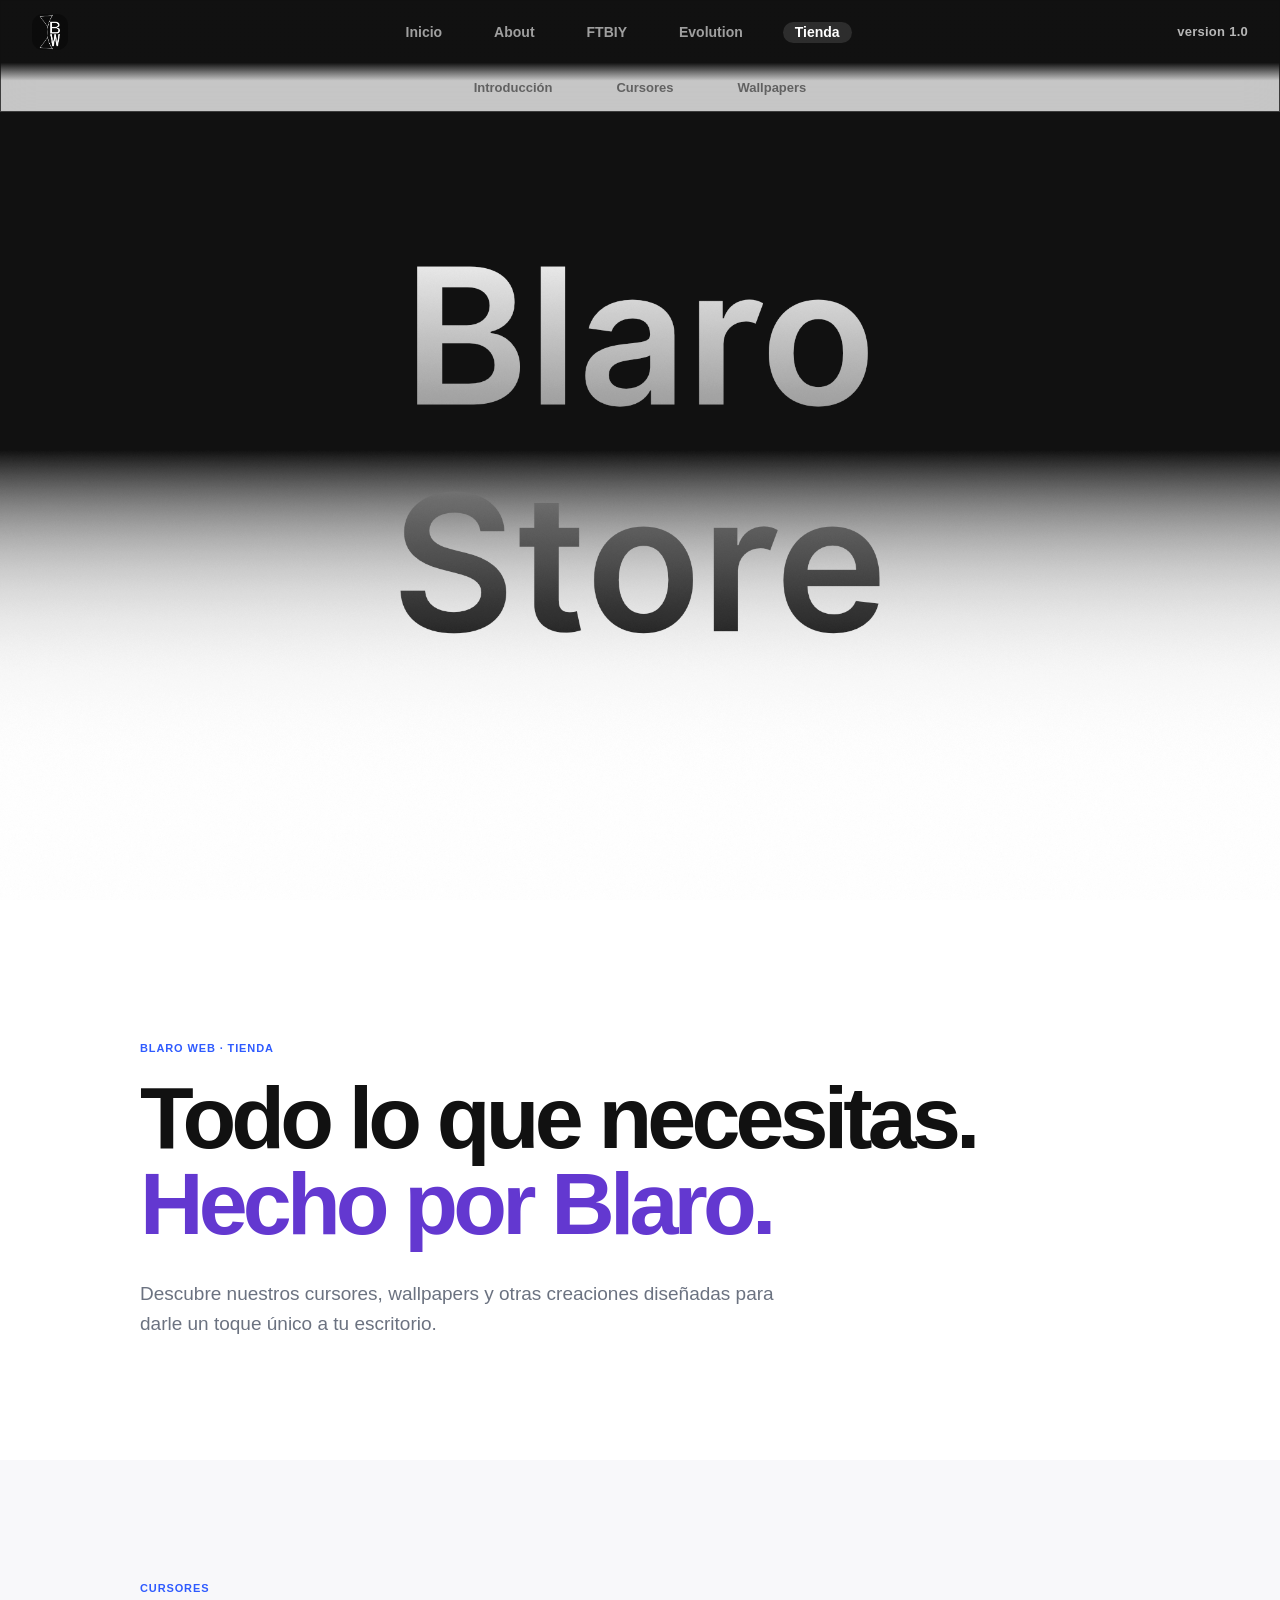
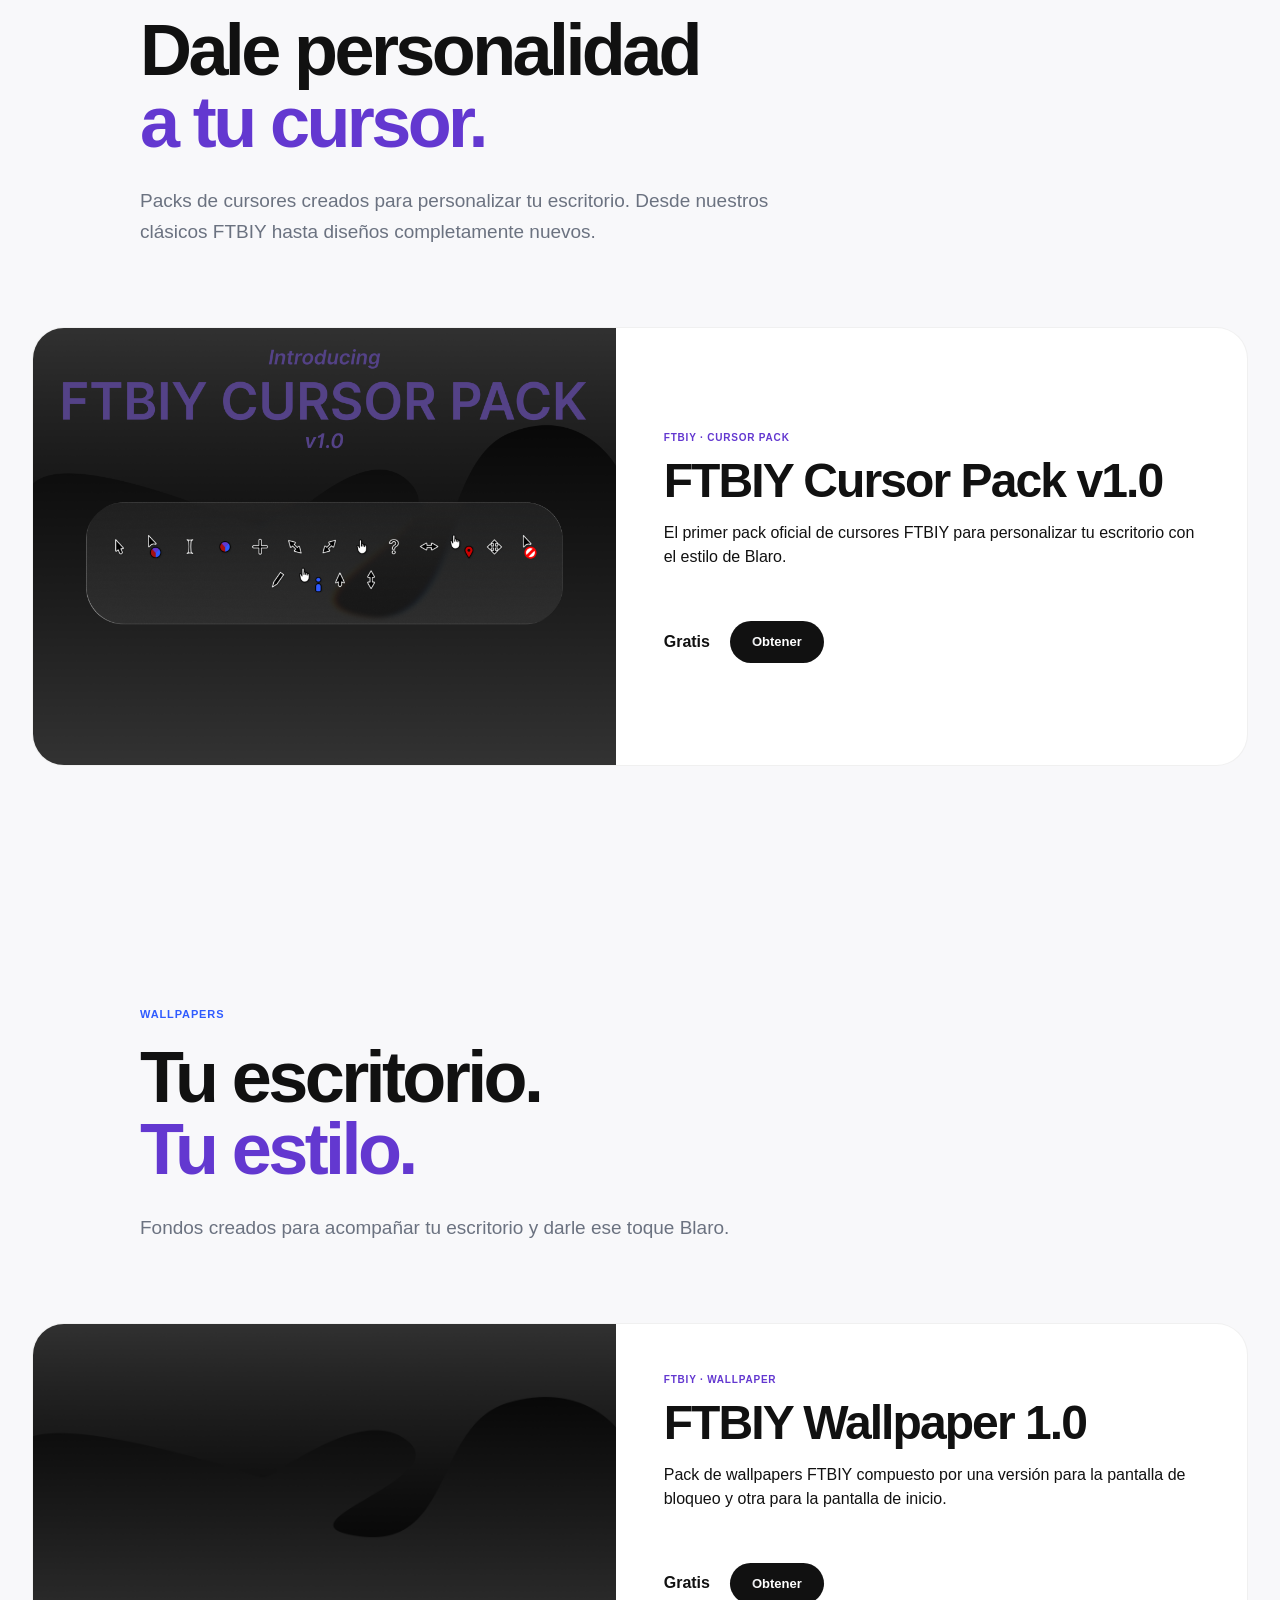
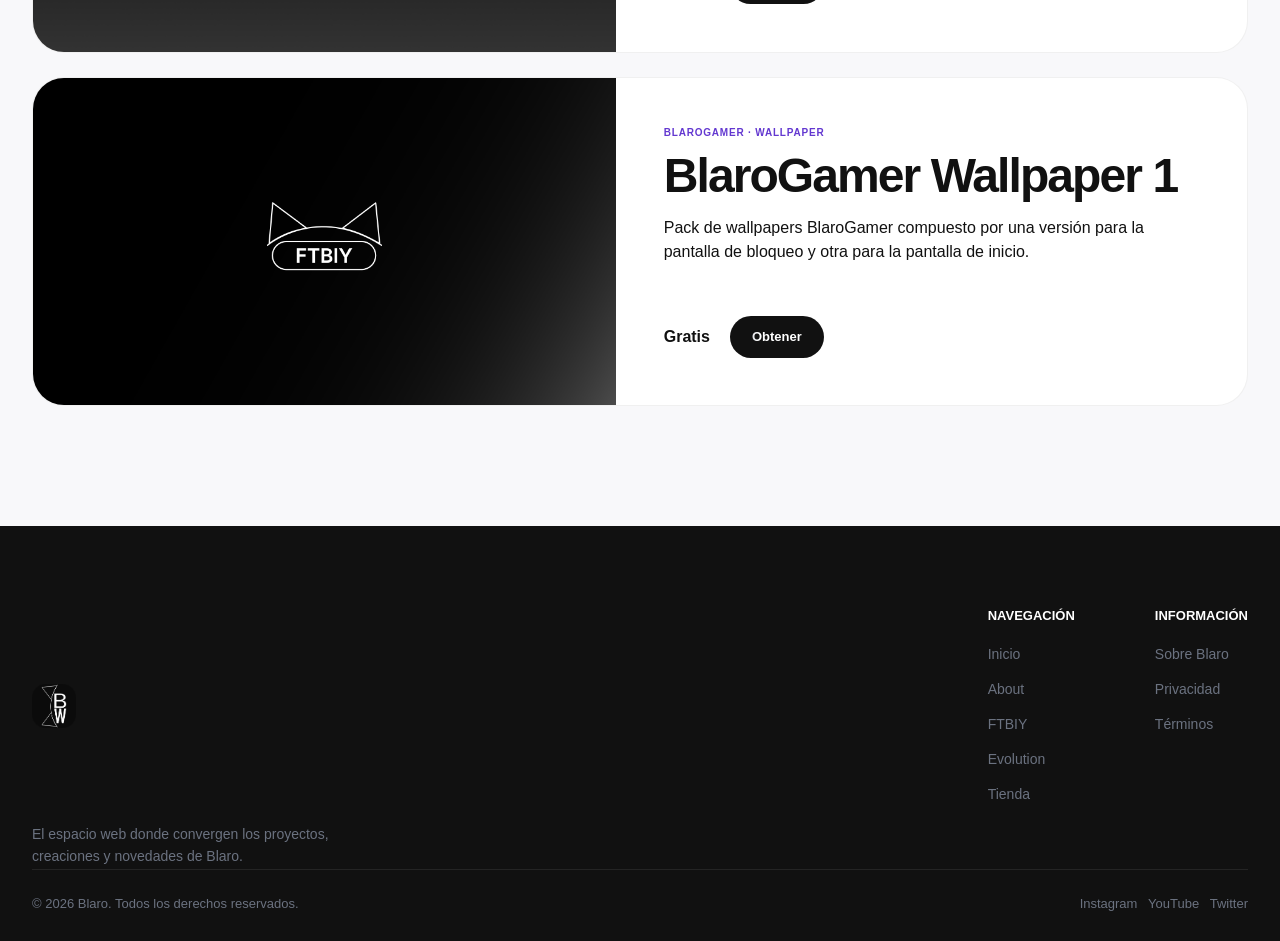
<file: store.html>
<!-- Tienda -->
<!doctype html>
<html lang="es">

<head>
  <meta charset="UTF-8">
  <meta name="viewport" content="width=device-width, initial-scale=1.0">

  <meta name="description" content="Blaro Web — el espacio central de Blaro.">

  <title>Blaro Web</title>

  <link rel="stylesheet" href="css/store.css">
</head>

<body>

  <!-- BARRA DE NAVEGACIÓN -->

  <header>

    <nav class="nav store-nav">

      <!-- FILA PRINCIPAL -->

      <div class="store-nav-main">

        <a class="brand" href="index.html">
          <img
            src="src/imports/BlaroHome/blaro-web-logo.png"
            alt="Blaro Web"
          >
        </a>

        <div class="links">
          <a href="index.html">Inicio</a>
          <a href="about.html">About</a>
          <a href="ftbiy.html">FTBIY</a>
          <a href="evolution.html">Evolution</a>
          <a class="active" href="store.html">Tienda</a>
        </div>

        <span class="version">
          version 1.0
        </span>

      </div>


      <!-- NAVEGACIÓN DE LA TIENDA -->

      <div class="store-subnav">

        <a href="#introduccion">
          Introducción
        </a>

        <a href="#cursores">
          Cursores
        </a>

        <a href="#wallpapers">
          Wallpapers
        </a>

      </div>

    </nav>

  </header>


  <!-- =====================================================
       BANNER
  ====================================================== -->

  <section class="store-banner">

    <img
      src="src/imports/BlaroStore/store-banner.png"
      alt="Tienda Blaro Web"
      class="store-banner-image"
    >

  </section>


  <main>

    <!-- =====================================================
         INTRODUCCIÓN
    ====================================================== -->

    <section class="store-intro" id="introduccion">

      <div class="store-intro-content">

        <p class="eyebrow">
          BLARO WEB · TIENDA
        </p>

        <h1>
          Todo lo que necesitas.
          <span>Hecho por Blaro.</span>
        </h1>

        <p class="store-intro-description">
          Descubre nuestros cursores, wallpapers y otras creaciones
          diseñadas para darle un toque único a tu escritorio.
        </p>

      </div>

    </section>


    <!-- =====================================================
         CURSORES
    ====================================================== -->

    <section class="store-section" id="cursores">

      <div class="store-section-heading">

        <p class="eyebrow">
          CURSORES
        </p>

        <h2>
          Dale personalidad
          <span>a tu cursor.</span>
        </h2>

        <p>
          Packs de cursores creados para personalizar tu escritorio.
          Desde nuestros clásicos FTBIY hasta diseños completamente nuevos.
        </p>

      </div>


      <!-- PRODUCTOS -->

      <div class="store-products">

        <!-- FTBIY CURSOR PACK v1.0 -->

        <article class="store-product card-hover">

          <div class="store-product-image">

            <img
              src="src/imports/BlaroStore/FTBIY Cursor Pack v0.1.png"
              alt="FTBIY Cursor Pack v1.0"
            >

          </div>


          <div class="store-product-content">

            <p class="eyebrow">
              FTBIY · CURSOR PACK
            </p>

            <h3>
              FTBIY Cursor Pack v1.0
            </h3>

            <p>
              El primer pack oficial de cursores FTBIY para personalizar
              tu escritorio con el estilo de Blaro.
            </p>

            <div class="store-product-footer">

              <span class="store-product-price">
                Gratis
              </span>

              <a
                class="store-product-button"
                href="src/imports/BlaroStore/FTBIY Cursor Pack v1.0.zip"
                download
              >
                <span>Obtener</span>
              </a>

            </div>

          </div>

        </article>

      </div>

    </section>


    <!-- =====================================================
         WALLPAPERS
    ====================================================== -->

    <section class="store-section" id="wallpapers">

      <div class="store-section-heading">

        <p class="eyebrow">
          WALLPAPERS
        </p>

        <h2>
          Tu escritorio.
          <span>Tu estilo.</span>
        </h2>

        <p>
          Fondos creados para acompañar tu escritorio y darle
          ese toque Blaro.
        </p>

      </div>


      <!-- PRODUCTOS -->

      <div class="store-products">


        <!-- FTBIY WALLPAPER 1.0 -->

        <article class="store-product card-hover">

          <div class="store-product-image">

            <img
              src="src/imports/BlaroStore/FTBIY Wallpaper 1.0 (Home Screen).png"
              alt="FTBIY Wallpaper 1.0"
            >

          </div>


          <div class="store-product-content">

            <p class="eyebrow">
              FTBIY · WALLPAPER
            </p>

            <h3>
              FTBIY Wallpaper 1.0
            </h3>

            <p>
              Pack de wallpapers FTBIY compuesto por una versión
              para la pantalla de bloqueo y otra para la pantalla de inicio.
            </p>


            <div class="store-product-footer">

              <span class="store-product-price">
                Gratis
              </span>

              <a
                class="store-product-button"
                href="src/imports/BlaroStore/FTBIY-Wallpaper-1.0.zip"
                download
              >
                <span>Obtener</span>
              </a>

            </div>

          </div>

        </article>


        <!-- BLAROGAMER WALLPAPER 1 -->

        <article class="store-product card-hover">

          <div class="store-product-image">

            <img
              src="src/imports/BlaroStore/BlaroGamer Walpaper 1 (Home Screen).png"
              alt="BlaroGamer Wallpaper 1"
            >

          </div>


          <div class="store-product-content">

            <p class="eyebrow">
              BLAROGAMER · WALLPAPER
            </p>

            <h3>
              BlaroGamer Wallpaper 1
            </h3>

            <p>
              Pack de wallpapers BlaroGamer compuesto por una versión
              para la pantalla de bloqueo y otra para la pantalla de inicio.
            </p>


            <div class="store-product-footer">

              <span class="store-product-price">
                Gratis
              </span>

              <a
                class="store-product-button"
                href="src/imports/BlaroStore/BlaroGamer-Wallpaper-1.zip"
                download
              >
                <span>Obtener</span>
              </a>

            </div>

          </div>

        </article>


      </div>

    </section>


    <!-- FOOTER -->

    <footer>

      <div class="footer-main">

        <div class="footer-brand">

          <a class="brand" href="#home">

            <img
              src="src/imports/BlaroHome/blaro-web-logo.png"
              alt="Blaro Web"
            >

          </a>

          <p>
            El espacio web donde convergen los proyectos, creaciones y
            novedades de Blaro.
          </p>

        </div>


        <div class="footer-links">

          <div>

            <strong>Navegación</strong>

            <a href="index.html">Inicio</a>
            <a href="about.html">About</a>
            <a href="ftbiy.html">FTBIY</a>
            <a href="evolution.html">Evolution</a>
            <a href="store.html">Tienda</a>

          </div>


          <div>

            <strong>Información</strong>

            <a href="about-blaro.html">Sobre Blaro</a>
            <a href="#">Privacidad</a>
            <a href="#">Términos</a>

          </div>

        </div>

      </div>


      <div class="footer-bottom">

        <span>
          © 2026 Blaro. Todos los derechos reservados.
        </span>

        <span>
          Instagram &nbsp; YouTube &nbsp; Twitter
        </span>

      </div>

    </footer>

  </main>


  <script src="js/script.js"></script>

</body>

</html>
</file>
<file: css/styles.css>
:root {
  --ink: #111;
  --purple: #6338d0;
  --muted: #6b7280;
  --pale: #f8f8fa;
  --deep-blue: #2f5bff;
  --red: #a61010;
}

* {
  box-sizing: border-box;
}

html {
  scroll-behavior: smooth;
}

body {
  margin: 0;
  color: var(--ink);
  font: 16px/1.5 Inter, sans-serif;
}

a {
  text-decoration: none;
  color: inherit;
}


/* =========================================================
   NAVBAR
========================================================= */

header {
  position: fixed;

  top: 0;
  left: 0;
  right: 0;

  z-index: 100;
}

.nav {
  height: 64px;
  padding: 0 32px;
  display: flex;
  align-items: center;
  justify-content: space-between;
  gap: 25px;
  color: white;
  background: rgba(29, 29, 29, 0.76);
  backdrop-filter: blur(20px);
  -webkit-backdrop-filter: blur(20px);
  border: 1px solid rgba(255, 255, 255, 0.08);
  border-top: 0;
  border-radius: 0;

  transition:
  background 0.3s ease,
  box-shadow 0.3s ease,
  border-radius 0.3s ease;
}

.nav.scrolled {
  background: rgba(29, 29, 29, 0.88);
  box-shadow: 0 8px 30px rgba(0, 0, 0, 0.12);
  border-radius: 0 0 32px 32px;
}


/* LOGO */

.brand {
  display: flex;
  align-items: center;

  height: 100%;
}

.brand img {
  display: block;

  width: auto;
  height: 36px;

  object-fit: contain;
}


/* ENLACES */

.links {
  display: flex;
  align-items: center;

  gap: 28px;

  font-size: 14px;
  font-weight: bold;
}

.links a {
  height: 100%;

  display: grid;
  place-items: center;

  padding: 0 12px;

  border-radius: 32px;

  opacity: 0.6;

  transition:
    opacity 0.2s ease,
    color 0.2s ease;
}

.links a:hover {
  opacity: 1;
}

.links .active {
  opacity: 1;

  background: rgba(255, 255, 255, 0.12);
}


/* VERSION */

.version {
  color: var(--muted);

  font-size: 13px;

  font-weight: 600;

  letter-spacing: 0.02em;

  white-space: nowrap;
}


/* BOTONES */

button {
  font: inter, sans-serif;
  cursor: pointer;
}


/* EFECTO HOVER DE TARJETAS */

.card-hover {
  transition:
    transform 0.25s ease,
    box-shadow 0.25s ease;
}

.card-hover:hover {
  transform: translateY(-4px);
  box-shadow: 0 18px 50px rgba(0, 0, 0, 0.08);
}


/* =========================================================
   FOOTER
========================================================= */

footer {
  position: relative;

  z-index: 2;

  padding: 80px 32px 28px;

  background: var(--ink);

  color: var(--muted);

  font-size: 14px;
}

.footer-main {
  width: min(1280px, 100%);

  margin: 0 auto;

  display: flex;

  justify-content: space-between;

  gap: 60px;
}

.footer-brand {
  max-width: 320px;
}

.footer-brand .brand {
  display: flex;
  align-items: center;
}

.footer-brand .brand img {
  height: 44px;

  width: auto;
}

.footer-brand p {
  margin-top: 18px;

  line-height: 1.6;
}

.footer-links {
  display: flex;

  gap: 80px;
}

.footer-links div {
  display: flex;

  flex-direction: column;

  gap: 14px;
}

.footer-links strong {
  margin-bottom: 4px;

  color: white;

  font-size: 13px;

  text-transform: uppercase;
}

.footer-bottom {
  width: min(1280px, 100%);

  margin: 64px auto 0;

  padding-top: 24px;

  display: flex;

  justify-content: space-between;

  gap: 40px;

  border-top: 1px solid #ffffff14;

  font-size: 13px;
}


/* RESPONSIVE */

@media (max-width: 900px) {

  .menu {
    display: block;
  }

  .links {
    display: none;

    position: absolute;

    top: 64px;

    left: 0;
    right: 0;

    height: auto;

    padding: 20px 32px;

    flex-direction: column;

    align-items: start;

    background: rgba(29, 29, 29, 0.94);

    backdrop-filter: blur(20px);
    -webkit-backdrop-filter: blur(20px);
  }

  .links.open {
    display: flex;
  }

  .links a {
    height: auto;
  }


  .home-banner {
    height: 100vh;
  }

  .banner-content {
    padding: 120px 48px 48px;
  }


  .update-card {
    grid-template-columns: 1fr;
  }

  .update-image {
    min-height: 360px;
  }


  .about-preview-content {
    grid-template-columns: 1fr;

    gap: 48px;
  }

  .about-preview-image {
    min-height: 360px;
  }

  .about-preview-image img {
    min-height: 360px;
  }


  .footer-main {
    flex-direction: column;
  }

  .footer-bottom {
    flex-direction: column;
  }

}


@media (max-width: 560px) {

  .nav {
    padding: 0 20px;

    border-radius: 0 0 24px 24px;
  }

  .brand img {
    height: 32px;
  }


  .home-banner {
    height: 100vh;
  }

  .banner-content {
    padding: 110px 32px 32px;
  }

  .home-banner h1 {
    font-size: 48px;
  }


  .updates {
    width: calc(100% - 36px);

    padding: 80px 0;
  }


  .update-image {
    min-height: 280px;
  }

  .update-content {
    padding: 32px;
  }

  .update-content h3 {
    font-size: 28px;
  }


  .about-preview {
    width: calc(100% - 36px);

    padding: 40px 0 80px;
  }

  .about-preview-image {
    min-height: 280px;

    border-radius: 28px;
  }

  .about-preview-image img {
    min-height: 280px;
  }


  footer {
    padding: 64px 18px 24px;
  }

  .footer-links {
    gap: 42px;
  }

}
</file>
<file: css/home.css>
/* BANNER INICIO */

.home-banner {
  position: sticky;
  top: 0;
  z-index: 0;
  width: 100%;
  height: 100vh;
  overflow: hidden;
  background: #111;
}

.banner-image {
  position: absolute;
  inset: 0;
  width: 100%;
  height: 100%;
  object-fit: cover;
  object-position: center;
  z-index: 0;
}


/* CONTENIDO */

.home-content {
  position: relative;
  z-index: 1;
  background: white;
}


/* NOVEDADES */

.updates {
  width: min(1100px, calc(100% - 64px));
  margin: 0 auto;
  padding: 120px 0;
}

.updates-header {
  max-width: 720px;
  margin-bottom: 48px;
}

.eyebrow {
  margin: 0 0 12px;
  color: var(--purple);
  font-size: 12px;
  font-weight: bold;
  text-transform: uppercase;
  letter-spacing: 0.08em;
}

.updates h2 {
  margin: 0;
  font-size: clamp(38px, 5vw, 56px);
  line-height: 1;
  letter-spacing: -0.05em;
}

.updates-description {
  max-width: 600px;
  margin: 20px 0 0;
  color: var(--muted);
  font-size: 18px;
}


/* TARJETA DE NOVEDAD */

.update-card {
  display: grid;
  grid-template-columns: 1.15fr 0.85fr;
  overflow: hidden;
  border: 1px solid #e5e7eb;
  border-radius: 32px;
  background: white;
}

.update-image {
  min-height: 460px;
  overflow: hidden;
}

.update-image img {
  display: block;
  width: 100%;
  height: 100%;
  object-fit: cover;
}

.update-content {
  display: flex;
  flex-direction: column;
  justify-content: center;
  padding: 56px;
}

.update-date {
  margin: 0 0 12px;
  color: var(--muted);
  font-size: 12px;
  font-weight: bold;
  letter-spacing: 0.05em;
}

.update-content h3 {
  margin: 0 0 18px;
  font-size: 34px;
  line-height: 1.05;
  letter-spacing: -0.04em;
}

.update-content > p:not(.update-date) {
  margin: 0 0 30px;
  color: var(--muted);
  font-size: 16px;
}


/* BOTONES */

.button {
  display: inline-block;
  align-self: flex-start;
  padding: 13px 22px;
  border: 1.5px solid #e5e7eb;
  border-radius: 32px;
  font-size: 14px;
  font-weight: bold;
}

.button.dark {
  border-color: var(--ink);
  background: var(--ink);
  color: white;
}


/* ANIMACIÓN DEL TEXTO DE LOS BOTONES */

.button span {
  display: inline-block;

  color: white;

  background: linear-gradient(
    90deg,
    white 0%,
    white 35%,
    #9ca3af 50%,
    white 65%,
    white 100%
  );

  background-size: 250% 100%;
  background-position: 100% 0;

  -webkit-background-clip: text;
  background-clip: text;

  -webkit-text-fill-color: transparent;
}

.button:hover span {
  animation: button-text-shine 1.5s ease forwards;
}

@keyframes button-text-shine {
  from {
    background-position: 100% 0;
  }

  to {
    background-position: 0% 0;
  }
}


/* BREVE EXPLICACIÓN */

.about-preview {
  width: min(1100px, calc(100% - 64px));
  margin: 0 auto;
  padding: 120px 0;
}

.about-preview-card {
  display: grid;
  grid-template-columns: 0.85fr 1.15fr;
  overflow: hidden;
  border: 1px solid #e5e7eb;
  border-radius: 32px;
  background: white;
}

.about-preview-text {
  display: flex;
  flex-direction: column;
  justify-content: center;
  padding: 56px;
}

.about-preview h2 {
  margin: 0 0 18px;
  font-size: clamp(38px, 5vw, 58px);
  line-height: 1.02;
  letter-spacing: -0.05em;
}

.about-preview h2 em {
  display: block;
  color: var(--purple);
  font-style: normal;
}

.about-preview-text > p:not(.eyebrow) {
  margin: 0 0 30px;
  color: var(--muted);
  font-size: 18px;
  line-height: 1.6;
}

.about-preview-image {
  min-height: 420px;
  overflow: hidden;
}

.about-preview-image img {
  display: block;
  width: 100%;
  height: 100%;
  object-fit: cover;
}
</file>
<file: css/about-blaro.css>
/* CABECERA */

.article-hero {

  width: min(1100px, calc(100% - 64px));

  margin: 0 auto;

  padding: 150px 0 100px;

}

.article-hero-content {

  max-width: 900px;

}

.article-hero h1 {

  margin: 0;

  font-size: clamp(52px, 7vw, 88px);

  line-height: 0.98;

  letter-spacing: -0.055em;

}

.article-hero h1 em {

  display: block;

  color: var(--violet);

  font-style: normal;

}

.article-intro {

  max-width: 650px;

  margin: 32px 0 0;

  color: var(--muted);

  font-size: 20px;

  line-height: 1.5;

}


/* CONTENIDO */

.article-content {

  width: min(900px, calc(100% - 64px));

  margin: 0 auto;

}


/* SECCIONES */

.article-section {

  padding: 80px 0;

  border-top: 1px solid #e5e7eb;

}

.article-section h2 {

  margin: 0 0 28px;

  font-size: clamp(32px, 4vw, 48px);

  line-height: 1.05;

  letter-spacing: -0.045em;

}

.article-section p {

  max-width: 720px;

  margin: 0 0 20px;

  color: var(--muted);

  font-size: 18px;

  line-height: 1.7;

}


/* FINAL */

.article-ending {

  margin: 60px 0 140px;

  padding: 100px 0;

  border-top: 1px solid #e5e7eb;

  border-bottom: 1px solid #e5e7eb;

}

.article-ending h2 {

  max-width: 800px;

  margin: 0;

  font-size: clamp(42px, 6vw, 70px);

  line-height: 1;

  letter-spacing: -0.055em;

}

.article-ending h2 em {

  display: block;

  color: var(--violet);

  font-style: normal;

}

.article-ending > p:not(.eyebrow):not(.article-final) {

  max-width: 700px;

  margin: 28px 0 0;

  color: var(--muted);

  font-size: 18px;

  line-height: 1.7;

}

.article-final {

  max-width: 760px;

  margin: 60px 0 0;

  font-size: 26px;

  line-height: 1.35;

  letter-spacing: -0.02em;

}

.article-final + .article-final {

  margin-top: 18px;

}


/* RESPONSIVE */

@media (max-width: 700px) {

  .article-hero {

    width: calc(100% - 36px);

    padding: 100px 0 70px;

  }

  .article-content {

    width: calc(100% - 36px);

  }

  .article-section {

    padding: 70px 0;

  }

  .article-ending {

    margin-bottom: 80px;

    padding: 70px 0;

  }

  .article-final {

    font-size: 22px;

  }

}
</file>
<file: css/about-web.css>
/* CABECERA */

.article-hero {

  width: min(1100px, calc(100% - 64px));

  margin: 0 auto;

  padding: 150px 0 100px;

}

.article-hero-content {

  max-width: 900px;

}

.article-hero h1 {

  margin: 0;

  font-size: clamp(52px, 7vw, 88px);

  line-height: 0.98;

  letter-spacing: -0.055em;

}

.article-hero h1 em {

  display: block;

  color: var(--violet);

  font-style: normal;

}

.article-intro {

  max-width: 650px;

  margin: 32px 0 0;

  color: var(--muted);

  font-size: 20px;

  line-height: 1.5;

}


/* CONTENIDO */

.article-content {

  width: min(900px, calc(100% - 64px));

  margin: 0 auto;

}


/* SECCIONES */

.article-section {

  padding: 80px 0;

  border-top: 1px solid #e5e7eb;

}

.article-section h2 {

  margin: 0 0 28px;

  font-size: clamp(32px, 4vw, 48px);

  line-height: 1.05;

  letter-spacing: -0.045em;

}

.article-section p {

  max-width: 720px;

  margin: 0 0 20px;

  color: var(--muted);

  font-size: 18px;

  line-height: 1.7;

}


/* APARTADOS */

.article-feature {

  display: grid;

  grid-template-columns: 100px 1fr;

  gap: 40px;

  padding: 90px 0;

  border-top: 1px solid #e5e7eb;

}

.article-feature-number {

  font-size: 14px;

  font-weight: bold;

  color: var(--violet);

}

.article-label {

  margin: 0 0 12px;

  color: var(--violet);

  font-size: 12px;

  font-weight: bold;

  text-transform: uppercase;

  letter-spacing: 0.08em;

}

.article-feature h2 {

  margin: 0 0 28px;

  font-size: clamp(34px, 4vw, 52px);

  line-height: 1.05;

  letter-spacing: -0.045em;

}

.article-feature p:not(.article-label) {

  max-width: 720px;

  margin: 0 0 20px;

  color: var(--muted);

  font-size: 18px;

  line-height: 1.7;

}


/* FINAL */

.article-ending {

  margin: 60px 0 140px;

  padding: 100px 0;

  border-top: 1px solid #e5e7eb;

  border-bottom: 1px solid #e5e7eb;

}

.article-ending h2 {

  max-width: 800px;

  margin: 0;

  font-size: clamp(42px, 6vw, 70px);

  line-height: 1;

  letter-spacing: -0.055em;

}

.article-ending h2 em {

  display: block;

  color: var(--violet);

  font-style: normal;

}

.article-ending > p:not(.eyebrow):not(.article-final) {

  max-width: 700px;

  margin: 28px 0 0;

  color: var(--muted);

  font-size: 18px;

  line-height: 1.7;

}

.article-final {

  max-width: 760px;

  margin: 60px 0 0;

  font-size: 26px;

  line-height: 1.35;

  letter-spacing: -0.02em;

}

.article-final + .article-final {

  margin-top: 18px;

}


/* RESPONSIVE */

@media (max-width: 700px) {

  .article-hero {

    width: calc(100% - 36px);

    padding: 100px 0 70px;

  }

  .article-content {

    width: calc(100% - 36px);

  }

  .article-feature {

    grid-template-columns: 1fr;

    gap: 16px;

    padding: 70px 0;

  }

  .article-feature-number {

    order: -1;

  }

  .article-section {

    padding: 70px 0;

  }

  .article-ending {

    margin-bottom: 80px;

    padding: 70px 0;

  }

  .article-final {

    font-size: 22px;

  }

}
</file>
<file: css/about.css>
/* BANNER ABOUT */

.home-banner {

  position: sticky;

  top: 0;

  z-index: 0;

  width: 100%;

  height: 100vh;

  overflow: hidden;

  background: #111;

}

.banner-image {

  position: absolute;

  inset: 0;

  width: 100%;

  height: 100%;

  object-fit: cover;

  object-position: center;

  z-index: 0;

}


/* CONTENIDO */

.home-content {

  position: relative;

  z-index: 1;

  background: white;

}


/* SECCIONES ABOUT */

.about-section {

  width: min(1100px, calc(100% - 64px));

  margin: 0 auto;

  padding: 120px 0;

}

.about-section-header {

  max-width: 720px;

  margin-bottom: 48px;

  color: var(--purple);

}

.about-section-header h2 {

  margin: 0;

  font-size: clamp(38px, 5vw, 56px);

  line-height: 1;

  letter-spacing: -0.05em;

  color: var(--ink);

}

.about-section-header > p:not(.eyebrow) {

  max-width: 600px;

  margin: 20px 0 0;

  color: var(--muted);

  font-size: 18px;

}


/* TARJETAS */

.about-card {

  display: grid;

  grid-template-columns: 1.15fr 0.85fr;

  overflow: hidden;

  border: 1px solid #e5e7eb;

  border-radius: 32px;

  background: white;

}

.about-card-image {

  min-height: 460px;

  overflow: hidden;

}

.about-card-image img {

  display: block;

  width: 100%;

  height: 100%;

  object-fit: cover;

}

.about-card-content {

  display: flex;

  flex-direction: column;

  justify-content: center;

  padding: 56px;

}

.about-label {

  margin: 0 0 12px;

  color: var(--purple);

  font-size: 12px;

  font-weight: bold;

  text-transform: uppercase;

  letter-spacing: 0.08em;

}

.about-card-content h3 {

  margin: 0 0 18px;

  font-size: 34px;

  line-height: 1.05;

  letter-spacing: -0.04em;

}

.about-card-content > p:not(.about-label) {

  margin: 0 0 30px;

  color: var(--muted);

  font-size: 16px;

  line-height: 1.6;

}


/* BOTONES */

.button {

  display: inline-block;

  align-self: flex-start;

  padding: 13px 22px;

  border: 1.5px solid #e5e7eb;

  border-radius: 32px;

  font-size: 14px;

  font-weight: bold;

}

.button.dark {

  border-color: var(--ink);

  background: var(--ink);

  color: white;

}


/* ANIMACIÓN DEL TEXTO DE LOS BOTONES */

.button span {

  display: inline-block;

  color: white;

  background: linear-gradient(

    90deg,

    white 0%,

    white 35%,

    #9ca3af 50%,

    white 65%,

    white 100%

  );

  background-size: 250% 100%;

  background-position: 100% 0;

  -webkit-background-clip: text;

  background-clip: text;

  -webkit-text-fill-color: transparent;

}

.button:hover span {

  animation: button-text-shine 1.5s ease forwards;

}

@keyframes button-text-shine {

  from {

    background-position: 100% 0;

  }

  to {

    background-position: 0% 0;

  }

}


/* RESPONSIVE */

@media (max-width: 900px) {

  .about-card {

    grid-template-columns: 1fr;

  }

  .about-card-image {

    min-height: 360px;

  }

}


@media (max-width: 560px) {

  .about-section {

    width: calc(100% - 36px);

    padding: 80px 0;

  }

  .about-card-image {

    min-height: 280px;

  }

  .about-card-content {

    padding: 36px;

  }

}
</file>
<file: css/ftbiy.css>
/* =========================================================
   FTBIY
   Find The Best In Yourself
   ========================================================= */


/* =========================================================
   VARIABLES Y BASE
   ========================================================= */

:root {
  --ink: #111;
  --purple: #6338d0;
  --muted: #6b7280;
  --pale: #f8f8fa;
  --deep-blue: #2f5bff;
  --red: #a61010;
}

* {
  box-sizing: border-box;
}

html {
  scroll-behavior: smooth;
}

body {
  margin: 0;

  color: var(--ink);

  font: 16px/1.5 Inter, sans-serif;
}

a {
  text-decoration: none;
  color: inherit;
}

button {
  font: Inter, sans-serif;
  cursor: pointer;
}


/* =========================================================
   NAVBAR FTBIY
   ========================================================= */

.ftbiy-header {
  position: fixed;

  top: 0;
  left: 0;
  right: 0;

  z-index: 1000;
}

.ftbiy-nav {
  height: 64px;

  padding: 0 32px;

  display: flex;
  align-items: center;
  justify-content: space-between;

  gap: 25px;

  color: white;

  background: linear-gradient(
    90deg,
    rgba(166, 16, 16, 0.82),
    rgba(47, 91, 255, 0.82),
    rgba(99, 56, 208, 0.82)
  );

  backdrop-filter: blur(20px);
  -webkit-backdrop-filter: blur(20px);

  border: 1px solid rgba(255, 255, 255, 0.08);
  border-top: 0;

  border-radius: 0;

  transition: border-radius 0.3s ease;
}

.ftbiy-nav.scrolled {
  border-radius: 0 0 32px 32px;
}


/* LOGO */

.ftbiy-nav .brand {
  display: flex;
  align-items: center;

  height: 100%;
}

.ftbiy-nav .brand img {
  display: block;

  width: auto;
  height: 36px;

  object-fit: contain;
}


/* ENLACES */

.ftbiy-nav .links {
  display: flex;
  align-items: center;

  gap: 28px;

  font-size: 14px;
  font-weight: 600;
}

.ftbiy-nav .links a {
  height: 100%;

  display: grid;
  place-items: center;

  padding: 0 12px;

  border-radius: 32px;

  opacity: 0.6;

  transition:
    opacity 0.2s ease,
    color 0.2s ease;
}

.ftbiy-nav .links a:hover {
  opacity: 1;
}


/* FTBIY ACTIVO */

.ftbiy-nav .links a.active {
  opacity: 1;

  background: rgba(255, 255, 255, 0.12);
}


/* VERSION */

.ftbiy-nav .version {
  color: rgba(255, 255, 255, 0.7);

  font-size: 13px;

  font-weight: 600;

  letter-spacing: 0.02em;

  white-space: nowrap;
}


/* =========================================================
   BANNER
   ========================================================= */

.ftbiy-banner {
  position: sticky;

  top: 0;

  z-index: 0;

  width: 100%;
  height: 100vh;

  overflow: hidden;

  background: #111;
}

.ftbiy-banner-image {
  position: absolute;

  inset: 0;

  width: 100%;
  height: 100%;

  object-fit: cover;

  object-position: center;
}


/* =========================================================
   CONTENIDO
   ========================================================= */

.ftbiy-content {
  position: relative;

  z-index: 1;

  background: white;

  padding: 120px 0 140px;
}


/* =========================================================
   CABECERA
   ========================================================= */

.ftbiy-heading {
  width: min(1000px, calc(100% - 64px));

  margin: 0 auto 80px;
}

.ftbiy-heading h1 {
  margin: 0;

  font-size: clamp(46px, 6vw, 72px);

  line-height: 1;

  letter-spacing: -0.055em;
}

.ftbiy-heading h1 em {
  display: block;

  color: var(--purple);

  font-style: normal;
}

.ftbiy-heading > p:not(.eyebrow) {
  max-width: 650px;

  margin: 28px 0 0;

  color: var(--deep-blue);

  font-size: 19px;

  line-height: 1.6;
}


/* =========================================================
   GENERAL UPDATES
   ========================================================= */

.gu-card {
  width: min(1000px, calc(100% - 64px));

  margin: 0 auto 32px;

  padding: 48px;

  display: grid;

  grid-template-columns: 130px 1fr;

  gap: 40px;

  border: 1px solid #e5e7eb;

  border-radius: 32px;

  background: white;

  overflow: hidden;

  transition:
    transform 0.25s ease,
    box-shadow 0.25s ease;
}


/* RESUMEN */

.gu-summary {
  display: grid;

  grid-template-columns: 130px 1fr;

  gap: 40px;

  padding: 48px;

  cursor: pointer;

  list-style: none;
}


/* QUITAR FLECHA NATIVA */

.gu-summary::-webkit-details-marker {
  display: none;
}

.gu-summary::marker {
  display: none;
}


/* EVITAR CAMBIOS VISUALES */

.gu-summary .gu-info {
  min-width: 0;
}


/* CONTENIDO DESPLEGADO */

.gu-expanded {
  padding: 0 48px 48px 218px;

  color: var(--deep-blue);

  font-size: 17px;

  line-height: 1.65;
}

.gu-expanded p {
  margin: 0 0 30px;
}


/* BOTÓN DE CIERRE */

.gu-close {
  display: inline-block;

  padding: 13px 22px;

  border: 1.5px solid var(--ink);

  border-radius: 32px;

  background: var(--ink);

  color: white;

  font-size: 14px;

  font-weight: bold;
}


/* CUANDO ESTÁ ABIERTA */

.gu-card[open] {
  box-shadow: 0 18px 50px rgba(0, 0, 0, 0.08);
}


/* EFECTO HOVER */

.gu-card:hover {
  transform: translateY(-4px);

  box-shadow: 0 18px 50px rgba(0, 0, 0, 0.08);
}


/* =========================================================
   NÚMERO
   ========================================================= */

.gu-number {
  font-size: 16px;

  font-weight: 700;

  letter-spacing: -0.02em;

  background: linear-gradient(
    90deg,
    #a61010,
    #2f5bff,
    #6338d0
  );

  -webkit-background-clip: text;

  background-clip: text;

  color: transparent;
}


/* =========================================================
   INFORMACIÓN
   ========================================================= */

.gu-meta {
  margin: 0 0 14px;

  color: var(--deep-blue);

  font-size: 11px;

  font-weight: 700;

  letter-spacing: 0.08em;
}

.gu-info h2 {
  margin: 0;

  color: var(--ink);

  font-size: clamp(30px, 4vw, 44px);

  line-height: 1.05;

  letter-spacing: -0.045em;
}

.gu-description {
  max-width: 680px;

  margin: 22px 0 30px;

  color: var(--deep-blue);

  font-size: 17px;

  line-height: 1.65;
}


/* =========================================================
   BOTONES
   ========================================================= */

.button {
  display: inline-block;

  align-self: flex-start;

  padding: 13px 22px;

  border: 1.5px solid #e5e7eb;

  border-radius: 32px;

  font-size: 14px;

  font-weight: bold;
}

.button.dark {
  border-color: var(--ink);

  background: var(--ink);

  color: white;
}


/* =========================================================
   ANIMACIÓN DEL TEXTO DE LOS BOTONES
   ========================================================= */

.button span {
  display: inline-block;

  color: white;

  background: linear-gradient(
    90deg,
    white 0%,
    white 35%,
    #9ca3af 50%,
    white 65%,
    white 100%
  );

  background-size: 250% 100%;

  background-position: 100% 0;

  -webkit-background-clip: text;

  background-clip: text;

  -webkit-text-fill-color: transparent;
}

.button:hover span {
  animation: button-text-shine 1.5s ease forwards;
}

@keyframes button-text-shine {

  from {
    background-position: 100% 0;
  }

  to {
    background-position: 0% 0;
  }

}


/* =========================================================
   FOOTER FTBIY
   ========================================================= */

.ftbiy-footer {
  position: relative;

  z-index: 2;

  padding: 80px 32px 28px;

  background: linear-gradient(
    90deg,
    #5f0b0b,
    #1d3da8,
    #43258f
  );

  color: rgba(255, 255, 255, 0.7);

  font-size: 14px;
}

.ftbiy-footer .footer-main {
  width: min(1280px, 100%);

  margin: 0 auto;

  display: flex;

  justify-content: space-between;

  gap: 60px;
}

.ftbiy-footer .footer-brand {
  max-width: 320px;
}

.ftbiy-footer .footer-brand .brand img {
  height: 44px;
}

.ftbiy-footer .footer-brand p {
  margin-top: 18px;

  line-height: 1.6;
}

.ftbiy-footer .footer-links {
  display: flex;

  gap: 80px;
}

.ftbiy-footer .footer-links div {
  display: flex;

  flex-direction: column;

  gap: 14px;
}

.ftbiy-footer .footer-links strong {
  margin-bottom: 4px;

  color: white;

  font-size: 13px;

  text-transform: uppercase;
}

.ftbiy-footer .footer-bottom {
  width: min(1280px, 100%);

  margin: 64px auto 0;

  padding-top: 24px;

  display: flex;

  justify-content: space-between;

  gap: 40px;

  border-top: 1px solid rgba(255, 255, 255, 0.18);

  font-size: 13px;
}


/* =========================================================
   RESPONSIVE — NAVBAR + FOOTER
   ========================================================= */

@media (max-width: 900px) {

  .ftbiy-nav {
    padding: 0 32px;
  }

  .ftbiy-nav .links {
    display: none;

    position: absolute;

    top: 64px;

    left: 0;
    right: 0;

    padding: 20px 32px;

    flex-direction: column;

    align-items: flex-start;

    gap: 14px;

    background: rgba(29, 29, 29, 0.94);

    backdrop-filter: blur(20px);
    -webkit-backdrop-filter: blur(20px);
  }

  .ftbiy-footer .footer-main {
    flex-direction: column;
  }

  .ftbiy-footer .footer-bottom {
    flex-direction: column;
  }
}


/* =========================================================
   RESPONSIVE — CONTENIDO
   ========================================================= */

@media (max-width: 700px) {

  .ftbiy-content {
    padding-top: 90px;
  }

  .ftbiy-heading {
    width: calc(100% - 36px);

    margin-bottom: 60px;
  }

  .gu-summary {
    grid-template-columns: 1fr;

    gap: 20px;

    padding: 32px;
  }

  .gu-expanded {
    padding: 0 32px 32px;
  }

  .gu-card {
    width: calc(100% - 36px);

    grid-template-columns: 1fr;

    gap: 20px;

    padding: 32px;

    border-radius: 26px;
  }
}


/* =========================================================
   RESPONSIVE — MÓVIL
   ========================================================= */

@media (max-width: 560px) {

  .ftbiy-nav {
    padding: 0 20px;

    border-radius: 0 0 24px 24px;
  }

  .ftbiy-nav .brand img {
    height: 32px;
  }

  .ftbiy-footer {
    padding: 64px 18px 24px;
  }

  .ftbiy-footer .footer-links {
    gap: 42px;
  }
}
</file>
<file: css/gu.css>
/* PÁGINA INDIVIDUAL GU */

.gu-page {
  position: relative;
  z-index: 1;
  background: white;
}


/* CABECERA */

.gu-header {
  width: min(1000px, calc(100% - 64px));
  margin: 0 auto;
  padding: 150px 0 80px;
}

.gu-header h1 {
  max-width: 900px;
  margin: 0;
  font-size: clamp(48px, 7vw, 88px);
  line-height: 0.98;
  letter-spacing: -0.055em;
}

.gu-header h1 em {
  display: block;
  color: var(--purple);
  font-style: normal;
}

.gu-date {
  margin: 28px 0 0;
  color: var(--muted);
  font-size: 13px;
  font-weight: bold;
  letter-spacing: 0.08em;
}


/* ARTÍCULO */

.gu-article {
  width: min(900px, calc(100% - 64px));
  margin: 0 auto;
  padding: 0 0 100px;
}

.gu-article-content {
  max-width: 760px;
}

.gu-intro {
  margin: 0 0 60px;
  color: var(--deep-blue);
  font-size: 24px;
  line-height: 1.5;
}

.gu-article h2 {
  margin: 60px 0 18px;
  color: var(--black);
  font-size: 34px;
  line-height: 1.1;
  letter-spacing: -0.04em;
}

.gu-article p {
  margin: 0 0 24px;
  color: var(--black);
  font-size: 18px;
  line-height: 1.7;
}


/* VOLVER */

.gu-back {
  width: min(900px, calc(100% - 64px));
  margin: 0 auto;
  padding: 0 0 120px;
}


/* MÓVIL */

@media (max-width: 700px) {

  .gu-header {
    padding: 110px 0 60px;
  }

  .gu-article,
  .gu-back {
    width: min(100% - 40px, 900px);
  }

  .gu-intro {
    font-size: 20px;
  }

  .gu-article h2 {
    font-size: 30px;
  }

  .gu-article p {
    font-size: 16px;
  }

}
</file>
<file: css/store.css>
:root {
  --ink: #111;
  --purple: #6338d0;
  --muted: #6b7280;
  --pale: #f8f8fa;
  --deep-blue: #2f5bff;
  --red: #a61010;
}

* {
  box-sizing: border-box;
}

html {
  scroll-behavior: smooth;
}

body {
  margin: 0;
  color: var(--ink);
  font: 16px/1.5 Inter, sans-serif;
}

a {
  text-decoration: none;
  color: inherit;
}


/* =========================================================
   NAVBAR
========================================================= */

header {
  position: fixed;

  top: 0;
  left: 0;
  right: 0;

  z-index: 100;
}

.nav {
  height: 64px;

  padding: 0 32px;

  display: flex;
  align-items: center;
  justify-content: space-between;

  gap: 25px;

  color: white;

  background: rgba(29, 29, 29, 0.88);

  backdrop-filter: blur(20px);
  -webkit-backdrop-filter: blur(20px);

  border: 1px solid rgba(255, 255, 255, 0.08);
  border-top: 0;

  border-radius: 0 0 32px 32px;
}


/* LOGO */

.brand {
  display: flex;
  align-items: center;

  height: 100%;
}

.brand img {
  display: block;

  width: auto;
  height: 36px;

  object-fit: contain;
}


/* ENLACES */

.links {
  display: flex;
  align-items: center;

  gap: 28px;

  font-size: 14px;
  font-weight: bold;
}

.links a {
  height: 100%;

  display: grid;
  place-items: center;

  padding: 0 12px;

  border-radius: 32px;

  opacity: 0.6;

  transition:
    opacity 0.2s ease,
    color 0.2s ease;
}

.links a:hover {
  opacity: 1;
}

.links .active {
  opacity: 1;

  background: rgba(255, 255, 255, 0.12);
}


/* VERSIÓN */

.version {
  color: rgba(255, 255, 255, 0.7);

  font-size: 13px;

  font-weight: 600;

  letter-spacing: 0.02em;

  white-space: nowrap;
}


/* BOTONES */

button {
  font: inter, sans-serif;
  cursor: pointer;
}


/* =========================================================
   NAVBAR TIENDA
========================================================= */

.store-nav {
  height: auto;

  padding: 0 32px;

  display: flex;
  flex-direction: column;
  align-items: stretch;

  gap: 0;

  position: relative;

  color: white;

  background: linear-gradient(
    180deg,
    rgba(17, 17, 17, 0.88) 0%,
    rgba(17, 17, 17, 0.88) 56%,
    rgba(255, 255, 255, 0.76) 72%,
    rgba(255, 255, 255, 0.76) 100%
  );

  border: none;

  border-radius: 0;

  transition:
  background 0.3s ease,
  box-shadow 0.3s ease,
  border-radius 0.3s ease;
}

.store-nav.scrolled {
  box-shadow: 0 8px 30px rgba(0, 0, 0, 0.12);
  border-radius: 0 0 32px 32px;
}


/* BORDE LIQUID GLASS */

.store-nav::before {
  content: "";

  position: absolute;

  inset: 0;

  z-index: -1;

  padding: 1px;

  border-radius: inherit;

  background: var(--ink);

  -webkit-mask:
    linear-gradient(#fff 0 0) content-box,
    linear-gradient(#fff 0 0);

  -webkit-mask-composite: xor;

  mask:
    linear-gradient(#fff 0 0) content-box,
    linear-gradient(#fff 0 0);

  mask-composite: exclude;

  opacity: 0.76;
}


/* FILA PRINCIPAL */

.store-nav-main {
  height: 64px;

  display: flex;
  align-items: center;
  justify-content: space-between;

  gap: 25px;
}


/* NAVEGACIÓN SECUNDARIA */

.store-subnav {
  height: 48px;

  display: flex;
  align-items: center;
  justify-content: center;

  gap: 36px;
}

.store-subnav a {
  padding: 6px 14px;

  border-radius: 24px;

  color: var(--ink);

  font-size: 13px;
  font-weight: 600;

  opacity: 0.55;

  transition:
    opacity 1.0s ease,
    background 0.2s ease;
}

.store-subnav a:hover {
  opacity: 1;
}


/* =========================================================
   BANNER TIENDA
========================================================= */

.store-banner {
  position: sticky;

  top: 0;

  z-index: 0;

  width: 100%;

  height: 100vh;

  overflow: hidden;

  background: #111;
}

.store-banner-image {
  position: absolute;

  inset: 0;

  width: 100%;
  height: 100%;

  object-fit: cover;

  object-position: center;

  z-index: 0;
}


/* =========================================================
   INTRODUCCIÓN TIENDA
========================================================= */

.store-intro,
.store-section {
  position: relative;

  z-index: 1;
}

.store-intro {
  padding: 140px 0 120px;

  background: white;
}

.store-intro-content {
  width: min(1000px, calc(100% - 64px));

  margin: 0 auto;
}


/* ETIQUETA */

.store-intro .eyebrow {
  margin: 0 0 18px;

  color: var(--deep-blue);

  font-size: 11px;

  font-weight: 700;

  letter-spacing: 0.08em;
}


/* TÍTULO */

.store-intro h1 {
  max-width: 850px;

  margin: 0;

  font-size: clamp(52px, 7vw, 88px);

  line-height: 0.98;

  letter-spacing: -0.055em;
}

.store-intro h1 span {
  display: block;

  color: var(--purple);
}


/* DESCRIPCIÓN */

.store-intro-description {
  max-width: 650px;

  margin: 32px 0 0;

  color: var(--muted);

  font-size: 19px;

  line-height: 1.6;
}


/* =====================================================
   CURSORES
====================================================== */

.store-section {
  width: 100%;

  padding: 120px 0;

  background: #f8f8fa;
}

.store-section-heading {
  width: min(1000px, calc(100% - 64px));

  margin: 0 auto;
}

.store-section-heading .eyebrow {
  margin: 0 0 18px;

  color: var(--deep-blue);

  font-size: 11px;

  font-weight: 700;

  letter-spacing: 0.08em;
}

.store-section-heading h2 {
  max-width: 800px;

  margin: 0;

  font-size: clamp(44px, 6vw, 72px);

  line-height: 1;

  letter-spacing: -0.05em;
}

.store-section-heading h2 span {
  display: block;

  color: var(--purple);
}

.store-section-heading > p:not(.eyebrow) {
  max-width: 650px;

  margin: 28px 0 0;

  color: var(--muted);

  font-size: 19px;

  line-height: 1.6;
}


/* =====================================================
   PRODUCTOS
====================================================== */

.store-products {
  width: min(1280px, calc(100% - 64px));

  margin: 80px auto 0;

  display: flex;

  flex-direction: column;

  gap: 24px;
}


/* =====================================================
   TARJETA DE PRODUCTO
====================================================== */

.store-product {
  width: 100%;

  display: grid;

  grid-template-columns: 48% 52%;

  overflow: hidden;

  background: white;

  border: 1px solid rgba(0, 0, 0, 0.06);

  border-radius: 32px;

  transition:
    transform 0.25s ease,
    box-shadow 0.25s ease;
}

.store-product:hover {
  transform: translateY(-4px);

  box-shadow: 0 18px 50px rgba(0, 0, 0, 0.08);
}

.store-product-image {
  width: 100%;

  height: 100%;

  overflow: hidden;

  background: #eeeeee;
}

.store-product-image img {
  display: block;

  width: 100%;

  height: 100%;

  object-fit: cover;
}

.store-product-content {
  padding: 40px 48px;

  display: flex;

  flex-direction: column;

  justify-content: center;
}

.store-product-content .eyebrow {
  margin: 0 0 12px;

  color: var(--purple);

  font-size: 10px;

  font-weight: 700;

  letter-spacing: 0.08em;
}

.store-product-content h3 {
  margin: 0;

  font-size: clamp(32px, 4vw, 48px);

  line-height: 1;

  letter-spacing: -0.04em;

  font-weight: 700;
}


/* =====================================================
   PRECIO + BOTÓN
====================================================== */

.store-product-footer {
  margin-top: 36px;

  display: flex;

  align-items: center;

  gap: 20px;
}

.store-product-price {
  font-size: 16px;

  font-weight: 700;
}

.store-product-button {
  display: inline-flex;

  align-items: center;

  justify-content: center;

  border: 0;

  border-radius: 24px;

  padding: 11px 22px;

  color: white;

  background: var(--ink);

  font-size: 13px;

  font-weight: 700;

  text-decoration: none;

  cursor: pointer;
}


/* =====================================================
   ANIMACIÓN DEL TEXTO DE LOS BOTONES
====================================================== */

.store-product-button span {
  display: inline-block;

  color: white;

  background: linear-gradient(
    90deg,
    white 0%,
    white 35%,
    #9ca3af 50%,
    white 65%,
    white 100%
  );

  background-size: 250% 100%;

  background-position: 100% 0;

  -webkit-background-clip: text;

  background-clip: text;

  -webkit-text-fill-color: transparent;
}

.store-product-button:hover span {
  animation: store-button-text-shine 1.5s ease forwards;
}

@keyframes store-button-text-shine {

  from {
    background-position: 100% 0;
  }

  to {
    background-position: 0% 0;
  }

}


/* =====================================================
   RESPONSIVE
====================================================== */

@media (max-width: 900px) {

  .store-product {
    grid-template-columns: 1fr;
  }

  .store-product-image {
    aspect-ratio: 4 / 3;
  }

  .store-product-content {
    padding: 40px;
  }

}


/* =========================================================
   FOOTER
========================================================= */

footer {
  position: relative;

  z-index: 2;

  padding: 80px 32px 28px;

  background: var(--ink);

  color: var(--muted);

  font-size: 14px;
}

.footer-main {
  width: min(1280px, 100%);

  margin: 0 auto;

  display: flex;

  justify-content: space-between;

  gap: 60px;
}

.footer-brand {
  max-width: 320px;
}

.footer-brand .brand {
  display: flex;

  align-items: center;
}

.footer-brand .brand img {
  height: 44px;

  width: auto;
}

.footer-brand p {
  margin-top: 18px;

  line-height: 1.6;
}

.footer-links {
  display: flex;

  gap: 80px;
}

.footer-links div {
  display: flex;

  flex-direction: column;

  gap: 14px;
}

.footer-links strong {
  margin-bottom: 4px;

  color: white;

  font-size: 13px;

  text-transform: uppercase;
}

.footer-bottom {
  width: min(1280px, 100%);

  margin: 64px auto 0;

  padding-top: 24px;

  display: flex;

  justify-content: space-between;

  gap: 40px;

  border-top: 1px solid #ffffff14;

  font-size: 13px;
}


/* =========================================================
   RESPONSIVE
========================================================= */

@media (max-width: 900px) {

  .menu {
    display: block;
  }

  .links {
    display: none;

    position: absolute;

    top: 64px;

    left: 0;
    right: 0;

    height: auto;

    padding: 20px 32px;

    flex-direction: column;

    align-items: start;

    background: rgba(29, 29, 29, 0.94);

    backdrop-filter: blur(20px);

    -webkit-backdrop-filter: blur(20px);
  }

  .links.open {
    display: flex;
  }

  .links a {
    height: auto;
  }

  .home-banner {
    height: 100vh;
  }

  .banner-content {
    padding: 120px 48px 48px;
  }

  .update-card {
    grid-template-columns: 1fr;
  }

  .update-image {
    min-height: 360px;
  }

  .about-preview-content {
    grid-template-columns: 1fr;

    gap: 48px;
  }

  .about-preview-image {
    min-height: 360px;
  }

  .about-preview-image img {
    min-height: 360px;
  }

  .footer-main {
    flex-direction: column;
  }

  .footer-bottom {
    flex-direction: column;
  }

}


@media (max-width: 560px) {

  .nav {
    padding: 0 20px;

    border-radius: 0 0 24px 24px;
  }

  .brand img {
    height: 32px;
  }

  .home-banner {
    height: 100vh;
  }

  .banner-content {
    padding: 110px 32px 32px;
  }

  .home-banner h1 {
    font-size: 48px;
  }

  .updates {
    width: calc(100% - 36px);

    padding: 80px 0;
  }

  .update-image {
    min-height: 280px;
  }

  .update-content {
    padding: 32px;
  }

  .update-content h3 {
    font-size: 28px;
  }

  .about-preview {
    width: calc(100% - 36px);

    padding: 40px 0 80px;
  }

  .about-preview-image {
    min-height: 280px;

    border-radius: 28px;
  }

  .about-preview-image img {
    min-height: 280px;
  }

  footer {
    padding: 64px 18px 24px;
  }

  .footer-links {
    gap: 42px;
  }

}
</file>
